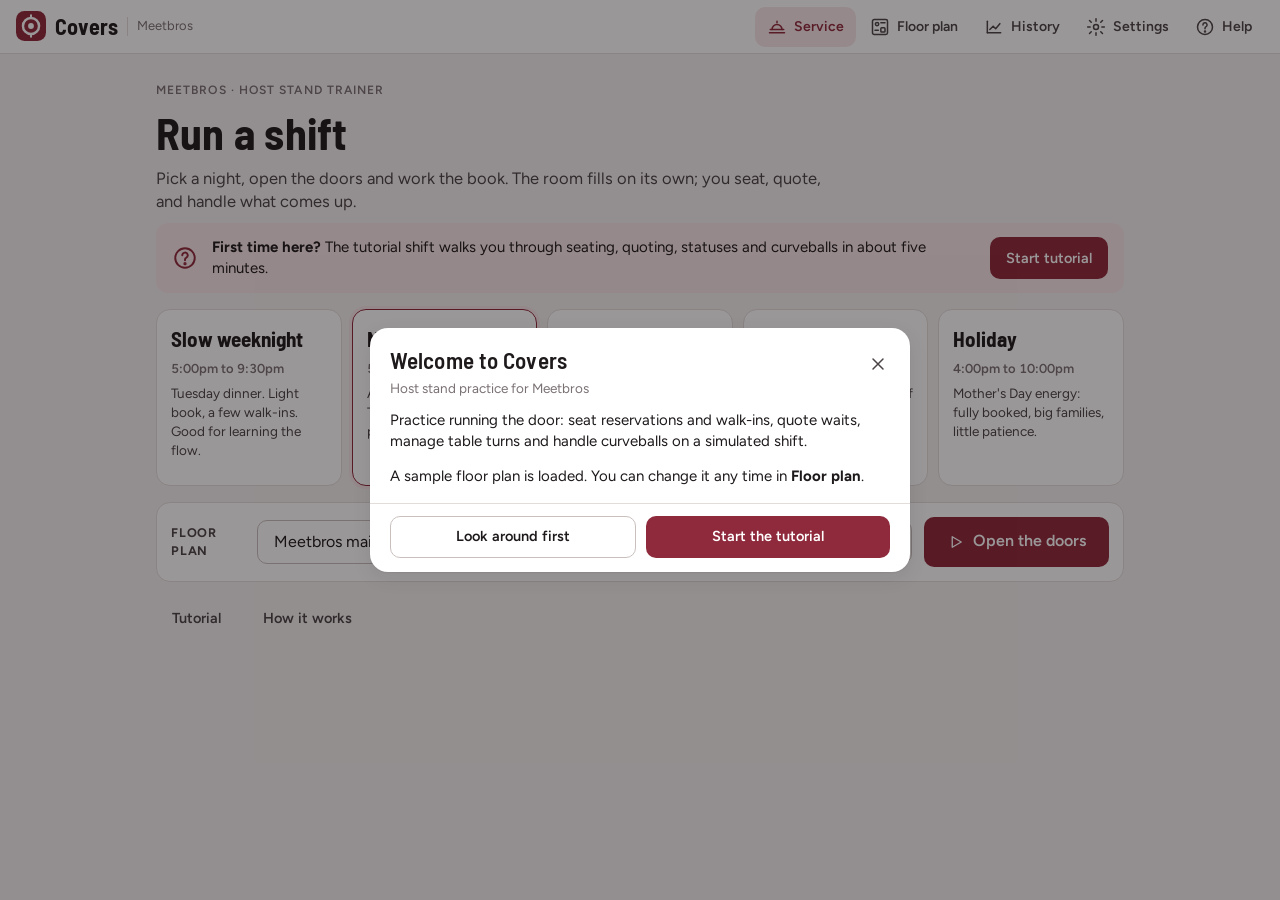
<file: index.html>
<!doctype html>
<html lang="en">
<head>
<meta charset="utf-8">
<meta name="viewport" content="width=device-width, initial-scale=1, viewport-fit=cover">
<title>Covers Host Trainer</title>
<meta name="description" content="Practice running a restaurant host stand: floor plans, reservations, waitlist and simulated shifts.">
<meta name="apple-mobile-web-app-capable" content="yes">
<meta name="mobile-web-app-capable" content="yes">
<meta name="apple-mobile-web-app-title" content="Covers">
<meta name="apple-mobile-web-app-status-bar-style" content="default">
<meta name="theme-color" content="#8E2A3B">
<link rel="preconnect" href="https://fonts.googleapis.com"><link rel="preconnect" href="https://fonts.gstatic.com" crossorigin><link rel="stylesheet" href="https://fonts.googleapis.com/css2?family=Barlow+Semi+Condensed:wght@500;600;700&family=Figtree:wght@400;500;600;700;800&display=swap">
<style>
html { padding-top: env(safe-area-inset-top, 0px); padding-bottom: env(safe-area-inset-bottom, 0px); }
/* Layout: app shell = header + full-height workspace; floor plan left, guest panel right (stacked on phones). */
:root {
  --bg: #F3F1F0; --surface: #FFFFFF; --surface-2: #F1EEEC; --ink: #1E1A1B; --ink-2: #4B4446; --muted: #7A7173;
  --line: #E2DCDA; --line-strong: #C9C0BE;
  --accent: #8E2A3B; --accent-ink: #FFFFFF; --accent-soft: #F6E6E8;
  --good: #23824A; --good-soft: #E1F2E7; --warn: #A86400; --warn-soft: #FBEFD9; --bad: #B4232F; --bad-soft: #FBE3E4;
  --floor: #FAF8F6; --floor-grid: #EFEBE8; --t-free: #FFFFFF; --t-stroke: #A99E9B; --chair: #DCD5D2; --chair-on: #5C5355; --bench: #CFC6C3;
  --wall: #5B5254; --block: #ECE7E4; --zone: rgba(120, 110, 100, .05);
  --st-reserved: #7B5BD6; --st-seated: #3A6FD8; --st-ordered: #0F9DAE; --st-mains: #3E9B3A; --st-dessert: #C24F9A;
  --st-check: #E58A1F; --st-paid: #5E6E86; --st-clearing: #CC3B3B; --st-ink: #FFFFFF; --st-ink-dark: #2A1A05;
  --shadow: 0 1px 2px rgba(30, 20, 20, .06), 0 6px 20px rgba(30, 20, 20, .08);
  --f-display: "Barlow Semi Condensed", "Arial Narrow", "Roboto Condensed", system-ui, sans-serif;
  --f-body: "Figtree", system-ui, -apple-system, "Segoe UI", Roboto, sans-serif;
  --r: 12px;
}
@media (prefers-color-scheme: dark) {
  :root:not([data-theme="light"]) {
    --bg: #141213; --surface: #1E1B1C; --surface-2: #272324; --ink: #F1ECEA; --ink-2: #C9C1BF; --muted: #968D8B;
    --line: #342F30; --line-strong: #4A4344; --accent: #E37C8E; --accent-ink: #2A0B11; --accent-soft: #3A2026;
    --good: #5CC685; --good-soft: #193526; --warn: #F0B04A; --warn-soft: #3A2C14; --bad: #F2737C; --bad-soft: #3D1E21;
    --floor: #1A1718; --floor-grid: #221E1F; --t-free: #2A2627; --t-stroke: #6A6162; --chair: #3C3637; --chair-on: #D9D0CE; --bench: #3A3435;
    --wall: #8B8183; --block: #262223; --zone: rgba(255, 245, 240, .03);
    --st-reserved: #8F74E8; --st-seated: #4F86EA; --st-ordered: #1DB2C2; --st-mains: #4FB04A; --st-dessert: #D865AE;
    --st-check: #F09A35; --st-paid: #8796AE; --st-clearing: #E05252;
    --shadow: 0 1px 2px rgba(0, 0, 0, .3), 0 8px 24px rgba(0, 0, 0, .35);
    color-scheme: dark;
  }
}
:root[data-theme="dark"] {
  --bg: #141213; --surface: #1E1B1C; --surface-2: #272324; --ink: #F1ECEA; --ink-2: #C9C1BF; --muted: #968D8B;
  --line: #342F30; --line-strong: #4A4344; --accent: #E37C8E; --accent-ink: #2A0B11; --accent-soft: #3A2026;
  --good: #5CC685; --good-soft: #193526; --warn: #F0B04A; --warn-soft: #3A2C14; --bad: #F2737C; --bad-soft: #3D1E21;
  --floor: #1A1718; --floor-grid: #221E1F; --t-free: #2A2627; --t-stroke: #6A6162; --chair: #3C3637; --chair-on: #D9D0CE; --bench: #3A3435;
  --wall: #8B8183; --block: #262223; --zone: rgba(255, 245, 240, .03);
  --st-reserved: #8F74E8; --st-seated: #4F86EA; --st-ordered: #1DB2C2; --st-mains: #4FB04A; --st-dessert: #D865AE;
  --st-check: #F09A35; --st-paid: #8796AE; --st-clearing: #E05252;
  --shadow: 0 1px 2px rgba(0, 0, 0, .3), 0 8px 24px rgba(0, 0, 0, .35);
  color-scheme: dark;
}

* { box-sizing: border-box; }
html, body { height: 100%; }
body { margin: 0; background: var(--bg); color: var(--ink); font: 15px/1.4 var(--f-body); overflow: hidden; -webkit-tap-highlight-color: transparent; -webkit-text-size-adjust: 100%; }
button, input, select, textarea { font: inherit; color: inherit; }
button { cursor: pointer; }
:focus-visible { outline: 2px solid var(--accent); outline-offset: 2px; }
[hidden] { display: none !important; }
.ic { width: 20px; height: 20px; flex: none; vertical-align: middle; }
.muted { color: var(--muted); }
.small { font-size: 12.5px; }
.center { text-align: center; justify-content: center; }
.mono { font-family: ui-monospace, Menlo, Consolas, monospace; font-size: 12px; }
.ok-t { color: var(--good); } .bad-t { color: var(--bad); }
h1, h2, h3 { font-family: var(--f-display); text-wrap: balance; margin: 0; letter-spacing: .005em; }
h1 { font-size: 34px; font-weight: 700; line-height: 1.1; }
h2 { font-size: 20px; font-weight: 600; }
h3 { font-size: 18px; font-weight: 600; }
.eyebrow { font-size: 12px; text-transform: uppercase; letter-spacing: .09em; color: var(--muted); font-weight: 600; }
.lede { color: var(--ink-2); font-size: 16.5px; max-width: 62ch; }

/* ----- shell ----- */
#app { display: flex; flex-direction: column; height: 100%; }
.top { flex: none; display: flex; align-items: center; gap: 12px; height: 54px; background: var(--surface); border-bottom: 1px solid var(--line);
  padding-left: max(16px, env(safe-area-inset-left, 0px)); padding-right: max(16px, env(safe-area-inset-right, 0px)); }
.brand { display: flex; align-items: center; gap: 9px; min-width: 0; }
.brand svg { width: 30px; height: 30px; flex: none; }
.brand b { font-family: var(--f-display); font-size: 22px; font-weight: 700; letter-spacing: .01em; }
.brand .venue { color: var(--muted); font-size: 13px; padding-left: 9px; border-left: 1px solid var(--line); white-space: nowrap; overflow: hidden; text-overflow: ellipsis; }
.nav { margin-left: auto; display: flex; gap: 2px; }
.nav button { display: flex; align-items: center; gap: 7px; height: 40px; padding: 0 12px; border: 0; border-radius: 10px; background: transparent; color: var(--ink-2); font-weight: 600; font-size: 14px; }
.nav button.on { background: var(--accent-soft); color: var(--accent); }
#views { flex: 1; min-height: 0; position: relative; }
.view { position: absolute; inset: 0; overflow: auto; -webkit-overflow-scrolling: touch; }
#v-service, #v-editor { overflow: hidden; }
#v-service:has(.page) { overflow: auto; }
.page { max-width: 1000px; margin: 0 auto; padding-block: 28px 64px; padding-left: max(16px, env(safe-area-inset-left, 0px)); padding-right: max(16px, env(safe-area-inset-right, 0px)); display: flex; flex-direction: column; gap: 16px; }
.page > h2 { margin-top: 12px; }

/* ----- buttons & controls ----- */
.btn { display: inline-flex; align-items: center; justify-content: center; gap: 7px; min-height: 42px; padding: 0 15px; border-radius: 10px; border: 1px solid var(--line-strong); background: var(--surface); font-weight: 600; font-size: 14.5px; white-space: nowrap; transition: background .12s, transform .06s; }
.btn:active { transform: scale(.98); }
.btn:disabled { opacity: .5; cursor: default; }
.btn.primary { background: var(--accent); color: var(--accent-ink); border-color: transparent; }
.btn.danger { color: var(--bad); border-color: color-mix(in srgb, var(--bad) 45%, var(--line)); }
.btn.ghost { background: transparent; border-color: transparent; color: var(--ink-2); }
.btn.on { background: var(--accent-soft); border-color: var(--accent); color: var(--accent); }
.btn.sm { min-height: 36px; padding: 0 11px; font-size: 13.5px; }
.btn.lg { min-height: 50px; padding: 0 22px; font-size: 16px; }
.btn.wide { flex: 1; }
.btn .ic { width: 18px; height: 18px; }
.icon-btn { display: inline-grid; place-items: center; width: 40px; height: 40px; border-radius: 10px; border: 0; background: transparent; color: var(--ink-2); flex: none; }
.icon-btn:active { background: var(--surface-2); }
.link { border: 0; background: none; color: var(--accent); font-weight: 600; padding: 4px; }
.seg { display: inline-flex; background: var(--surface-2); border-radius: 11px; padding: 3px; gap: 2px; }
.seg.wrap { flex-wrap: wrap; }
.seg button { min-height: 36px; min-width: 40px; padding: 0 10px; border: 0; border-radius: 8px; background: transparent; font-weight: 600; font-size: 13.5px; color: var(--ink-2); display: inline-grid; place-items: center; }
.seg button.on { background: var(--surface); color: var(--ink); box-shadow: 0 1px 3px rgba(0, 0, 0, .12); }
.seg.speed button { font-family: var(--f-display); font-size: 15px; min-width: 42px; }
.seg.speed button.on { background: var(--accent); color: var(--accent-ink); }
.seg.sm button { min-height: 30px; font-size: 12.5px; }
.chip { display: inline-flex; align-items: center; gap: 6px; min-height: 36px; padding: 0 12px; border-radius: 999px; border: 1px solid var(--line-strong); background: var(--surface); font-weight: 600; font-size: 14px; }
.chip small { color: var(--muted); font-weight: 500; }
.chip.on { background: var(--accent); color: var(--accent-ink); border-color: transparent; }
.chip.lg { min-height: 44px; min-width: 52px; justify-content: center; font-family: var(--f-display); font-size: 17px; }
.chip.warnish { border-style: dashed; }
.dot { width: 10px; height: 10px; border-radius: 50%; display: inline-block; flex: none; }
.pill { display: inline-flex; align-items: center; gap: 4px; padding: 2px 8px; border-radius: 999px; font-size: 12px; font-weight: 700; background: var(--surface-2); color: var(--ink-2); white-space: nowrap; font-variant-numeric: tabular-nums; }
.pill.ok { background: var(--good-soft); color: var(--good); } .pill.warn { background: var(--warn-soft); color: var(--warn); } .pill.bad { background: var(--bad-soft); color: var(--bad); }
.pill .ic { width: 14px; height: 14px; }
.field { display: flex; flex-direction: column; gap: 6px; }
.field > label, .field > span { font-size: 12.5px; font-weight: 700; color: var(--ink-2); text-transform: uppercase; letter-spacing: .06em; }
.field.inline { flex-direction: row; align-items: center; gap: 10px; }
.field.grow { flex: 1; min-width: 0; }
input[type=text], select, textarea { width: 100%; min-height: 44px; padding: 8px 12px; border: 1px solid var(--line-strong); border-radius: 10px; background: var(--surface); font-size: 16px; }
select { appearance: auto; }
textarea { resize: vertical; }
.stepper { display: inline-flex; align-items: center; border: 1px solid var(--line-strong); border-radius: 10px; background: var(--surface); overflow: hidden; }
.stepper button { width: 44px; height: 42px; border: 0; background: transparent; display: grid; place-items: center; color: var(--ink-2); }
.stepper button:active { background: var(--surface-2); }
.stepper output { min-width: 46px; text-align: center; font-family: var(--f-display); font-size: 19px; font-weight: 600; font-variant-numeric: tabular-nums; }
.stepper output small { font-size: 11px; color: var(--muted); margin-left: 2px; font-family: var(--f-body); }
.stepper.sm button { width: 34px; height: 34px; } .stepper.sm output { min-width: 30px; font-size: 16px; }
.toggle { display: inline-flex; align-items: center; gap: 10px; cursor: pointer; font-weight: 500; }
.toggle input { position: absolute; opacity: 0; width: 1px; height: 1px; }
.toggle span { width: 46px; height: 28px; border-radius: 999px; background: var(--line-strong); position: relative; transition: background .15s; flex: none; }
.toggle span::after { content: ""; position: absolute; top: 3px; left: 3px; width: 22px; height: 22px; border-radius: 50%; background: var(--surface); box-shadow: 0 1px 3px rgba(0, 0, 0, .25); transition: transform .15s; }
.toggle input:checked + span { background: var(--accent); }
.toggle input:checked + span::after { transform: translateX(18px); }
.toggle input:focus-visible + span { outline: 2px solid var(--accent); outline-offset: 2px; }
.row-btns { display: flex; gap: 10px; flex-wrap: wrap; }
.two { display: grid; grid-template-columns: 1fr 1fr; gap: 12px; }
.empty { padding: 18px 16px; color: var(--muted); font-size: 14px; }
.empty.big { display: flex; flex-direction: column; align-items: flex-start; gap: 10px; padding: 28px 0; }
.empty.big .ic { width: 36px; height: 36px; }
.callout { display: flex; align-items: center; gap: 14px; padding: 14px 16px; border-radius: var(--r); background: var(--accent-soft); flex-wrap: wrap; }
.callout > div { flex: 1; min-width: 200px; }
.callout > .ic { color: var(--accent); width: 26px; height: 26px; }

/* status swatches (html) */
.sw, .stchip { display: inline-block; width: 14px; height: 14px; border-radius: 4px; vertical-align: -2px; flex: none; }
.stchip { width: 10px; height: 10px; border-radius: 3px; margin-right: 6px; vertical-align: 0; }
.st-available.sw, .st-available.stchip { background: var(--t-free); box-shadow: inset 0 0 0 1.5px var(--t-stroke); }
.st-reserved.sw, .st-reserved.stchip { background: var(--t-free); box-shadow: inset 0 0 0 3px var(--st-reserved); }
.st-seated.sw, .st-seated.stchip { background: var(--st-seated); }
.st-ordered.sw, .st-ordered.stchip { background: var(--st-ordered); }
.st-mains.sw, .st-mains.stchip { background: var(--st-mains); }
.st-dessert.sw, .st-dessert.stchip { background: var(--st-dessert); }
.st-check.sw, .st-check.stchip { background: var(--st-check); }
.st-paid.sw, .st-paid.stchip { background: var(--st-paid); }
.st-clearing.sw, .st-clearing.stchip { background: repeating-linear-gradient(45deg, var(--st-clearing) 0 3px, color-mix(in srgb, var(--st-clearing) 60%, #000) 3px 5px); }

/* ----- service layout ----- */
.svc { display: flex; flex-direction: column; height: 100%; }
.shiftbar { flex: none; display: flex; align-items: center; gap: 12px; padding: 8px 16px; padding-left: max(16px, env(safe-area-inset-left, 0px)); padding-right: max(16px, env(safe-area-inset-right, 0px)); background: var(--surface); border-bottom: 1px solid var(--line); min-height: 56px; }
.clock { display: flex; align-items: baseline; gap: 3px; font-family: var(--f-display); font-variant-numeric: tabular-nums; min-width: 70px; }
.clock #ck { font-size: 28px; font-weight: 700; line-height: 1; }
.clock .ap { font-size: 14px; color: var(--muted); font-weight: 600; }
.kpis { display: flex; gap: 14px; flex-wrap: wrap; font-size: 13px; color: var(--muted); }
.kpi b { color: var(--ink); font-family: var(--f-display); font-size: 17px; font-variant-numeric: tabular-nums; margin-right: 2px; }
.kpi.warn { color: var(--warn); display: inline-flex; gap: 4px; align-items: center; font-weight: 600; }
.kpi .ic { width: 16px; height: 16px; }
.sb-right { margin-left: auto; display: flex; align-items: center; gap: 10px; }
.shift-name { font-size: 13px; color: var(--muted); font-weight: 600; }
.svc-body { flex: 1; min-height: 0; display: grid; grid-template-columns: minmax(0, 1fr) 390px; }
.floor-wrap { position: relative; min-width: 0; min-height: 0; background: var(--floor); background-image: radial-gradient(var(--floor-grid) 1.2px, transparent 1.3px); background-size: 22px 22px; overflow: hidden; }
svg.floor { position: absolute; inset: 0; width: 100%; height: 100%; display: block; touch-action: none; user-select: none; -webkit-user-select: none; }
.floor-tools { position: absolute; right: max(10px, env(safe-area-inset-right, 0px)); bottom: 10px; display: flex; flex-direction: column; gap: 4px; background: var(--surface); border-radius: 12px; box-shadow: var(--shadow); padding: 3px; }
.floor-mode { position: absolute; left: max(10px, env(safe-area-inset-left, 0px)); bottom: 10px; box-shadow: var(--shadow); background: var(--surface); border-radius: 11px; }
.panel { display: flex; flex-direction: column; min-height: 0; min-width: 0; background: var(--surface); border-left: 1px solid var(--line); }
.panel-handle { display: none; }
.secstrip { flex: none; display: flex; gap: 6px; padding: 10px 12px 8px; overflow-x: auto; scrollbar-width: none; }
.secstrip::-webkit-scrollbar { display: none; }
.secchip { display: flex; align-items: center; gap: 6px; padding: 5px 10px; border-radius: 999px; background: var(--surface-2); font-size: 13px; white-space: nowrap; flex: none; }
.secchip .sv { font-weight: 600; }
.secchip .cv { color: var(--muted); font-variant-numeric: tabular-nums; }
.secchip .cv b { color: var(--ink); font-family: var(--f-display); font-size: 15px; }
.secchip.onbreak { opacity: .65; }
.secchip .ic { width: 15px; height: 15px; color: var(--warn); }
.tabs { flex: none; display: flex; border-bottom: 1px solid var(--line); padding: 0 6px; }
.tabs button { flex: 1; display: flex; align-items: center; justify-content: center; gap: 6px; min-height: 46px; border: 0; background: none; font-weight: 700; font-size: 14px; color: var(--muted); border-bottom: 3px solid transparent; margin-bottom: -1px; padding: 0 4px; position: relative; }
.tabs button.on { color: var(--ink); border-bottom-color: var(--accent); }
.tabs .cnt { font-family: var(--f-display); font-size: 14px; background: var(--surface-2); border-radius: 999px; padding: 0 7px; color: var(--ink-2); font-variant-numeric: tabular-nums; }
.tabs .badge { position: absolute; top: 3px; right: 4px; font-size: 10.5px; background: var(--accent); color: var(--accent-ink); border-radius: 999px; padding: 0 6px; line-height: 17px; }
.plist { flex: 1; min-height: 0; overflow-y: auto; -webkit-overflow-scrolling: touch; overscroll-behavior: contain; padding-bottom: 8px; }
.ghead { display: flex; align-items: center; gap: 6px; width: 100%; padding: 12px 14px 6px; font-size: 11.5px; text-transform: uppercase; letter-spacing: .08em; font-weight: 700; color: var(--muted); border: 0; background: none; text-align: left; }
.ghead.tgl { min-height: 40px; }
.ghead .ic { width: 16px; height: 16px; }
.prow { display: grid; grid-template-columns: 26px 46px minmax(0, 1fr) auto auto 36px; align-items: center; gap: 6px; min-height: 58px; padding: 6px 4px 6px 4px; border-bottom: 1px solid var(--line); cursor: pointer; user-select: none; -webkit-user-select: none; }
.prow:active { background: var(--surface-2); }
.prow.selected { background: var(--accent-soft); box-shadow: inset 4px 0 0 var(--accent); }
.prow.is-done { opacity: .62; }
.grip { display: grid; place-items: center; height: 44px; color: var(--muted); touch-action: none; cursor: grab; }
.grip .ic { width: 18px; height: 18px; }
.ptime { font-family: var(--f-display); font-weight: 600; font-size: 15px; font-variant-numeric: tabular-nums; color: var(--ink-2); }
.is-here .ptime { color: var(--accent); }
.pmain { min-width: 0; }
.pname { font-weight: 650; font-size: 15px; white-space: nowrap; overflow: hidden; text-overflow: ellipsis; display: flex; align-items: center; gap: 4px; }
.psub { font-size: 12.5px; color: var(--muted); white-space: nowrap; overflow: hidden; text-overflow: ellipsis; display: flex; align-items: center; gap: 6px; }
.psize { width: 32px; height: 32px; border-radius: 50%; display: grid; place-items: center; background: var(--surface-2); font-family: var(--f-display); font-weight: 700; font-size: 17px; }
.pright { display: flex; justify-content: flex-end; }
.pmore { width: 36px; height: 40px; }
.tag { display: inline-grid; color: var(--accent); }
.tag .ic { width: 14px; height: 14px; }
.tag-allergy { color: var(--good); } .tag-vip { color: var(--warn); }
.qbar { position: relative; width: 64px; height: 6px; border-radius: 3px; background: var(--surface-2); flex: none; overflow: visible; }
.qbar > span { position: absolute; left: 0; top: 0; bottom: 0; background: var(--good); border-radius: 3px; }
.qbar.over > span { background: var(--bad); }
.qbar > i { position: absolute; top: -3px; bottom: -3px; width: 2px; background: var(--ink-2); }
.qtxt { overflow: hidden; text-overflow: ellipsis; }
.panel-foot { flex: none; display: flex; gap: 8px; padding: 10px 12px; border-top: 1px solid var(--line); }
.panel-foot .btn { flex: 1; }

/* selection bar + coach */
#selbar, #ed-mode { position: absolute; left: 10px; right: 10px; top: 10px; z-index: 5; pointer-events: none; }
#coach { flex: none; }
#coach:not(:empty) { padding: 8px max(10px, env(safe-area-inset-right, 0px)) 8px max(10px, env(safe-area-inset-left, 0px)); background: var(--surface-2); border-bottom: 1px solid var(--line); }
.selbar, .coach { pointer-events: auto; background: var(--surface); border-radius: 14px; box-shadow: var(--shadow); padding: 10px 12px; display: flex; flex-wrap: wrap; gap: 8px 12px; align-items: center; border: 1px solid var(--line); }
.sb-text { display: flex; gap: 10px; align-items: center; flex: 1 1 260px; min-width: 0; }
.sb-text .ic { color: var(--accent); width: 24px; height: 24px; }
.sb-text b { font-size: 15.5px; }
.sb-text .muted { font-size: 13.5px; }
.sb-sugg { display: flex; gap: 6px; align-items: center; flex-wrap: wrap; flex: 1 1 auto; }
.sb-btns { display: flex; gap: 6px; margin-left: auto; flex-wrap: wrap; }
.coach { flex-direction: row; align-items: center; border-color: var(--accent); box-shadow: none; padding: 8px 12px; }
.coach p { margin: 0; font-size: 15px; flex: 1 1 260px; }
.coach .btn { margin-left: auto; }
.coach-top { display: flex; justify-content: space-between; align-items: center; flex-basis: 100%; }

/* ----- floor svg ----- */
.tb { cursor: pointer; }
.tb .body { fill: var(--t-free); stroke: var(--t-stroke); stroke-width: 1.5; transition: fill .3s; }
.tb .bench { fill: var(--bench); }
.tb .chair { fill: var(--chair); }
.tb .chair.on { fill: var(--chair-on); }
.tb .secdot { stroke: var(--surface); stroke-width: 1.5; }
.tb text { text-anchor: middle; dominant-baseline: middle; fill: var(--ink); font-family: var(--f-display); pointer-events: none; font-variant-numeric: tabular-nums; }
.tb .tn { font-weight: 700; }
.tb .tp { font-weight: 600; font-family: var(--f-body); }
.tb .tl { font-weight: 500; }
.tb .tc { fill: var(--muted); font-weight: 500; }
.tb .over { font-weight: 800; text-decoration: underline; }
.tb.st-reserved .body { stroke: var(--st-reserved); stroke-width: 4; }
.tb.st-reserved .tl { fill: var(--st-reserved); font-weight: 700; }
.tb.st-seated .body { fill: var(--st-seated); stroke: none; }
.tb.st-ordered .body { fill: var(--st-ordered); stroke: none; }
.tb.st-mains .body { fill: var(--st-mains); stroke: none; }
.tb.st-dessert .body { fill: var(--st-dessert); stroke: none; }
.tb.st-check .body { fill: var(--st-check); stroke: none; }
.tb.st-paid .body { fill: var(--st-paid); stroke: none; }
.tb.st-clearing .body { fill: url(#hatch); stroke: var(--st-clearing); stroke-width: 2; }
.tb.st-seated text, .tb.st-ordered text, .tb.st-mains text, .tb.st-dessert text, .tb.st-paid text, .tb.st-clearing text { fill: var(--st-ink); }
.tb.st-check text { fill: var(--st-ink-dark); }
.tb.secmode .body { stroke: var(--surface); stroke-width: 2; }
.tb.secmode text { fill: #fff; }
.pref-star path { fill: var(--warn); stroke: var(--surface); stroke-width: 2; }
.tb.sel-good .body { stroke: var(--good); stroke-width: 5; stroke-dasharray: none; }
.tb.sel-good { animation: pulse 1.4s ease-in-out infinite; }
.tb.sel-warn .body { stroke: var(--warn); stroke-width: 4; stroke-dasharray: 7 5; }
.tb.sel-no { opacity: .33; }
.tb.sel-picked .body { stroke: var(--accent); stroke-width: 6; stroke-dasharray: none; }
.tb.sel-self .body { stroke: var(--ink); stroke-width: 3; stroke-dasharray: 3 3; }
.tb.drop .body { stroke: var(--accent); stroke-width: 7; }
@keyframes pulse { 50% { opacity: .72; } }
@media (prefers-reduced-motion: reduce) { .tb.sel-good { animation: none; } .sheet.enter { animation: none !important; } .toast { transition: none; } }
.decor-it .wall { fill: var(--wall); }
.decor-it .block { fill: var(--block); stroke: var(--line-strong); stroke-width: 1; }
.decor-it .zone { fill: var(--zone); stroke: var(--line-strong); stroke-width: 1.5; stroke-dasharray: 9 7; }
.decor-it .lbl-hit { fill: transparent; }
.decor-it .dtext { text-anchor: middle; dominant-baseline: middle; fill: var(--muted); font-family: var(--f-display); font-weight: 600; letter-spacing: .12em; text-transform: uppercase; pointer-events: none; }
.floor:not(.editing) .decor { pointer-events: none; }
.editing .tb .body { stroke: rgba(0, 0, 0, .18); stroke-width: 1; fill-opacity: .92; }
.editing .tb text { fill: #fff; }
.editing .tb .tc { fill: rgba(255, 255, 255, .85); }
.editing .tb.sel .body { stroke: var(--ink); stroke-width: 3; }
.editing .tb.in-combo .body { stroke: var(--accent); stroke-width: 2; stroke-dasharray: 4 3; }
.editing .tb.sel-picked .body { stroke: var(--accent); stroke-width: 6; stroke-dasharray: none; }
.editing .decor-it { cursor: move; }
.editing .decor-it.sel rect { stroke: var(--accent); stroke-width: 2.5; stroke-dasharray: none; }
.handles line { stroke: var(--accent); }
.handles circle { fill: var(--surface); stroke: var(--accent); cursor: grab; }
.handles .h-rotate { fill: var(--accent); }

/* ----- sheets, dialogs, messages, toasts ----- */
#sheet-layer, #confirm-layer, #msg-layer { position: fixed; inset: 0; z-index: 30; display: flex; align-items: center; justify-content: center; padding: 16px; }
#confirm-layer { z-index: 40; }
#msg-layer { z-index: 25; pointer-events: none; }
.scrim { position: absolute; inset: 0; background: rgba(15, 8, 10, .42); }
.scrim.soft { background: rgba(15, 8, 10, .22); pointer-events: auto; }
.sheet { position: relative; width: min(540px, 100%); max-height: min(86vh, 860px); background: var(--surface); border-radius: 18px; box-shadow: var(--shadow); display: flex; flex-direction: column; overflow: hidden; }
.sheet.wide { width: min(1000px, 100%); }
.sheet.wide .page { padding-block: 20px 24px; overflow-y: auto; min-height: 0; }
.sheet.enter { animation: rise .18s ease-out; }
@keyframes rise { from { transform: translateY(14px); opacity: 0; } }
.sheet-head { display: flex; align-items: flex-start; justify-content: space-between; gap: 10px; padding: 16px 12px 8px 20px; }
.sheet-head h2 { font-size: 23px; }
.sheet-head .sub { color: var(--muted); font-size: 13.5px; margin-top: 2px; }
.sheet-body { padding: 4px 20px 16px; overflow-y: auto; display: flex; flex-direction: column; gap: 14px; -webkit-overflow-scrolling: touch; }
.sheet-body > p { margin: 0; }
.sheet-foot { display: flex; gap: 10px; padding: 12px 20px; padding-bottom: max(14px, env(safe-area-inset-bottom, 0px)); border-top: 1px solid var(--line); justify-content: flex-end; }
.sheet-foot.wrap { flex-wrap: wrap; }
.sheet-foot .btn { flex: 1 1 auto; }
.dialog { position: relative; width: min(420px, 100%); background: var(--surface); border-radius: 16px; box-shadow: var(--shadow); padding: 20px; display: flex; flex-direction: column; gap: 12px; }
.dialog p { margin: 0; color: var(--ink-2); }
.dialog .row-btns { justify-content: flex-end; }
.msg { position: relative; pointer-events: auto; width: min(460px, 100%); background: var(--surface); border-radius: 16px; box-shadow: var(--shadow); padding: 16px 18px; border-top: 5px solid var(--warn); display: flex; flex-direction: column; gap: 8px; animation: rise .2s ease-out; }
.msg h3 { font-size: 21px; }
.msg p { margin: 0; color: var(--ink-2); }
.msg-top { display: flex; align-items: center; gap: 8px; }
.msg-ic { width: 30px; height: 30px; border-radius: 50%; background: var(--warn-soft); color: var(--warn); display: grid; place-items: center; }
.msg-ic .ic { width: 18px; height: 18px; }
.msg-kicker { font-size: 12px; color: var(--muted); font-weight: 600; text-transform: uppercase; letter-spacing: .07em; }
.msg-opts { display: flex; flex-direction: column; gap: 8px; margin-top: 6px; }
.msg-opts .btn { justify-content: flex-start; text-align: left; white-space: normal; padding: 10px 14px; }
#toasts { position: fixed; left: max(16px, env(safe-area-inset-left, 0px)); bottom: calc(66px + env(safe-area-inset-bottom, 0px)); z-index: 50; display: flex; flex-direction: column; gap: 6px; width: min(400px, calc(100% - 32px)); pointer-events: none; }
@media (max-width: 899px) { #toasts { bottom: auto; top: calc(5px + env(safe-area-inset-top, 0px)); left: 50%; transform: translateX(-50%); } .toast { padding: 8px 12px; font-size: 13.5px; } }
.toast { background: var(--ink); color: var(--surface); padding: 10px 14px; border-radius: 12px; font-size: 14px; box-shadow: var(--shadow); transition: opacity .3s, transform .3s; pointer-events: none; border-left: 5px solid var(--muted); }
.toast.t-good { border-left-color: var(--good); } .toast.t-warn { border-left-color: var(--warn); } .toast.t-bad { border-left-color: var(--bad); }
.toast.has-act { cursor: pointer; pointer-events: auto; }
.toast.out { opacity: 0; transform: translateY(6px); }
#drag-ghost { position: fixed; left: 0; top: 0; z-index: 60; pointer-events: none; background: var(--accent); color: var(--accent-ink); padding: 8px 14px; border-radius: 999px; font-weight: 700; box-shadow: var(--shadow); white-space: nowrap; }

/* sheet content */
.pcard { display: flex; flex-direction: column; gap: 4px; padding: 12px 14px; background: var(--surface-2); border-radius: var(--r); }
.pc-name { font-weight: 700; font-size: 17px; display: flex; gap: 6px; align-items: center; }
.pc-meta { font-size: 14px; color: var(--ink-2); }
.note { font-size: 13.5px; background: var(--warn-soft); color: var(--ink); padding: 6px 10px; border-radius: 8px; margin-top: 4px; }
.stgrid { display: grid; grid-template-columns: repeat(auto-fill, minmax(140px, 1fr)); gap: 6px; }
.stbtn { display: flex; align-items: center; min-height: 44px; padding: 0 12px; border-radius: 10px; border: 1px solid var(--line-strong); background: var(--surface); font-weight: 600; font-size: 14px; text-align: left; }
.stbtn.on { border-color: var(--ink); box-shadow: inset 0 0 0 1.5px var(--ink); }
.actgrid { display: grid; grid-template-columns: repeat(auto-fill, minmax(160px, 1fr)); gap: 8px; }
.pick { display: flex; flex-direction: column; align-items: flex-start; gap: 2px; width: 100%; padding: 11px 14px; border: 1px solid var(--line); border-radius: 10px; background: var(--surface); text-align: left; }
.pick span { color: var(--muted); font-size: 13.5px; }
.pick + .pick { margin-top: -6px; }
.quickrow, .quotes { display: flex; gap: 8px; flex-wrap: wrap; }
.hold { display: flex; gap: 8px; align-items: center; padding: 10px 12px; border-radius: 10px; background: color-mix(in srgb, var(--st-reserved) 14%, var(--surface)); font-size: 14px; }
.hold .ic { color: var(--st-reserved); }
.hint { display: flex; gap: 8px; align-items: flex-start; font-size: 14px; color: var(--ink-2); background: var(--surface-2); padding: 10px 12px; border-radius: 10px; }
.warns { list-style: none; margin: 0; padding: 0; display: flex; flex-direction: column; gap: 8px; }
.warns li { display: flex; gap: 10px; padding: 10px 12px; border-radius: 10px; background: var(--warn-soft); }
.warns li .ic { color: var(--warn); margin-top: 1px; }
.warns li div { display: flex; flex-direction: column; gap: 2px; font-size: 14px; }
.alt { display: flex; gap: 6px; align-items: center; flex-wrap: wrap; }
.tagrow { display: flex; gap: 6px; flex-wrap: wrap; }
.tagpill { display: inline-flex; align-items: center; gap: 5px; padding: 4px 10px; border-radius: 999px; background: var(--surface-2); font-size: 13px; font-weight: 600; border: 1px solid transparent; }
.tagpill .ic { width: 15px; height: 15px; }
button.tagpill { min-height: 36px; }
.tagpill.on { background: var(--accent-soft); border-color: var(--accent); color: var(--accent); }
.legend { display: grid; grid-template-columns: repeat(auto-fill, minmax(260px, 1fr)); gap: 8px 16px; }
.lg { display: grid; grid-template-columns: 18px auto; column-gap: 8px; align-items: center; }
.lg span:last-child { grid-column: 2; color: var(--muted); font-size: 13px; }

/* ----- start screen ----- */
.start-hero { display: flex; flex-direction: column; gap: 10px; }
.start-hero h1 { font-size: 44px; }
.start-hero .lede { margin: 0; }
.shift-grid { display: grid; grid-template-columns: repeat(auto-fill, minmax(178px, 1fr)); gap: 10px; }
.shift-card { display: flex; flex-direction: column; gap: 6px; padding: 14px; border-radius: 14px; border: 1.5px solid var(--line); background: var(--surface); text-align: left; min-height: 150px; }
.shift-card.on { border-color: var(--accent); box-shadow: 0 0 0 3px var(--accent-soft); }
.sc-name { font-family: var(--f-display); font-size: 21px; font-weight: 700; }
.sc-time { font-size: 13px; color: var(--muted); font-weight: 600; font-variant-numeric: tabular-nums; }
.sc-blurb { font-size: 13.5px; color: var(--ink-2); flex: 1; }
.sc-meter { height: 5px; border-radius: 3px; background: var(--surface-2); overflow: hidden; }
.sc-meter i { display: block; height: 100%; background: var(--accent); border-radius: 3px; }
.start-row { display: flex; gap: 12px; align-items: center; flex-wrap: wrap; justify-content: space-between; padding: 14px; background: var(--surface); border-radius: 14px; border: 1px solid var(--line); }
.start-row .field { flex: 1 1 260px; }
.start-row select { min-width: 0; }
.start-foot { display: flex; gap: 10px; flex-wrap: wrap; align-items: center; }
.last-card { display: flex; align-items: center; gap: 10px; padding: 8px 14px; border-radius: 12px; border: 1px solid var(--line); background: var(--surface); font-size: 13.5px; color: var(--ink-2); text-align: left; flex-wrap: wrap; }

/* ----- report ----- */
.rep-head { display: flex; gap: 20px; align-items: center; flex-wrap: wrap; }
.rep-title { flex: 1; min-width: 240px; display: flex; flex-direction: column; gap: 6px; }
.rep-title .lede { margin: 0; }
.grade-block { width: 120px; height: 120px; border-radius: 22px; display: flex; flex-direction: column; align-items: center; justify-content: center; color: #fff; flex: none; }
.grade-l { font-family: var(--f-display); font-size: 64px; font-weight: 700; line-height: 1; }
.grade-s { font-size: 14px; font-weight: 600; opacity: .9; font-variant-numeric: tabular-nums; }
.g-A { background: #23824A; } .g-B { background: #2F6FB3; } .g-C { background: #A86E00; } .g-D { background: #C2561D; } .g-F { background: #B4232F; }
b.grade, .grade { display: inline-grid; place-items: center; min-width: 40px; height: 34px; padding: 0 6px; border-radius: 9px; color: #fff; font-family: var(--f-display); font-size: 19px; }
.grade-block.grade { display: flex; }
.rep-cols { display: grid; grid-template-columns: minmax(0, 1.4fr) minmax(0, 1fr); gap: 28px; }
.rep-main, .rep-side { display: flex; flex-direction: column; gap: 12px; min-width: 0; }
.tips { margin: 0; padding: 0; list-style: none; counter-reset: t; display: flex; flex-direction: column; gap: 10px; }
.tips li { counter-increment: t; display: grid; grid-template-columns: 32px 1fr; gap: 10px; padding: 12px 14px; background: var(--surface); border-radius: var(--r); border: 1px solid var(--line); font-size: 15px; }
.tips li::before { content: counter(t); width: 28px; height: 28px; border-radius: 50%; background: var(--accent); color: var(--accent-ink); display: grid; place-items: center; font-family: var(--f-display); font-weight: 700; font-size: 16px; }
.scorecard { display: flex; flex-direction: column; background: var(--surface); border-radius: var(--r); border: 1px solid var(--line); }
.sc-row { display: flex; gap: 12px; padding: 12px 14px; border-bottom: 1px solid var(--line); }
.sc-row:last-child { border-bottom: 0; }
.sc-ic { color: var(--muted); padding-top: 2px; }
.sc-main { flex: 1; min-width: 0; display: flex; flex-direction: column; gap: 5px; }
.sc-top { display: flex; justify-content: space-between; }
.sc-val { font-family: var(--f-display); font-size: 19px; font-weight: 700; font-variant-numeric: tabular-nums; }
.sc-bar { height: 6px; background: var(--surface-2); border-radius: 3px; overflow: hidden; }
.sc-bar i { display: block; height: 100%; border-radius: 3px; }
.sc-bar i.ok { background: var(--good); } .sc-bar i.warn { background: var(--warn); } .sc-bar i.bad { background: var(--bad); }
.sc-detail { font-size: 13px; color: var(--muted); }
.nums { margin: 0; display: grid; grid-template-columns: 1fr 1fr; gap: 1px; background: var(--line); border-radius: var(--r); overflow: hidden; border: 1px solid var(--line); }
.nums div { background: var(--surface); padding: 10px 12px; }
.nums dt { font-size: 12px; color: var(--muted); }
.nums dd { margin: 2px 0 0; font-family: var(--f-display); font-size: 24px; font-weight: 700; font-variant-numeric: tabular-nums; }
.nums dd small { font-size: 13px; color: var(--muted); font-weight: 500; font-family: var(--f-body); }
.secbars { display: flex; flex-direction: column; gap: 8px; }
.secbar { display: grid; grid-template-columns: 90px 1fr 34px; gap: 8px; align-items: center; font-size: 13.5px; }
.sb-n { display: flex; gap: 6px; align-items: center; overflow: hidden; white-space: nowrap; }
.sb-track { height: 14px; background: var(--surface-2); border-radius: 4px; overflow: hidden; }
.sb-track i { display: block; height: 100%; border-radius: 0 4px 4px 0; }
.sb-v { text-align: right; font-family: var(--f-display); font-weight: 700; font-variant-numeric: tabular-nums; }
.cblist { list-style: none; margin: 0; padding: 0; display: flex; flex-direction: column; gap: 6px; }
.cblist li { display: flex; gap: 10px; align-items: flex-start; font-size: 14px; }
.cblist li > span:last-child { display: flex; flex-direction: column; }
.cblist small { color: var(--muted); }

/* ----- history ----- */
.hist-sum { display: grid; grid-template-columns: repeat(3, 1fr); gap: 10px; }
.hist-sum > div { background: var(--surface); border: 1px solid var(--line); border-radius: var(--r); padding: 12px 14px; display: flex; flex-direction: column; gap: 2px; }
.hist-sum b { font-family: var(--f-display); font-size: 28px; font-variant-numeric: tabular-nums; }
.hist-sum b small { font-size: 15px; color: var(--muted); }
.chart-card { background: var(--surface); border: 1px solid var(--line); border-radius: var(--r); padding: 14px; }
.chart-title { font-weight: 700; margin-bottom: 6px; display: flex; gap: 8px; align-items: baseline; }
.chart-wrap { overflow-x: auto; }
.chart { width: 100%; min-width: 320px; height: auto; display: block; }
.chart .grid { stroke: var(--line); stroke-width: 1; }
.chart .ax { fill: var(--muted); font-size: 11px; font-family: var(--f-body); }
.chart .line { fill: none; stroke: var(--accent); stroke-width: 2; stroke-linejoin: round; stroke-linecap: round; }
.chart .area { fill: var(--accent); opacity: .1; }
.chart .dot { fill: var(--accent); stroke: var(--surface); stroke-width: 2; }
.chart .hit { fill: transparent; cursor: pointer; }
.chart .pt:hover .dot, .chart .pt:focus .dot { r: 7; }
.chart .lbl { fill: var(--ink); font-size: 13px; font-weight: 700; font-family: var(--f-display); }
.hist-list { display: flex; flex-direction: column; background: var(--surface); border: 1px solid var(--line); border-radius: var(--r); overflow: hidden; }
.hist-row { display: grid; grid-template-columns: auto 1fr auto auto; gap: 14px; align-items: center; padding: 10px 14px; border: 0; border-bottom: 1px solid var(--line); background: none; text-align: left; }
.hist-row:last-child { border-bottom: 0; }
.hr-main { display: flex; flex-direction: column; min-width: 0; }
.hr-num { display: flex; flex-direction: column; align-items: flex-end; font-family: var(--f-display); font-size: 18px; font-variant-numeric: tabular-nums; }

/* ----- settings / help ----- */
.set-group { background: var(--surface); border: 1px solid var(--line); border-radius: var(--r); padding: 16px; display: flex; flex-direction: column; gap: 4px; }
.set-group > p { margin: 0 0 6px; }
.set-row { display: flex; align-items: center; justify-content: space-between; gap: 14px; padding: 10px 0; border-top: 1px solid var(--line); flex-wrap: wrap; }
.set-group h2 + .set-row, .set-group p + .set-row { border-top: 0; }
.set-l { display: flex; flex-direction: column; flex: 1 1 200px; }
.set-c input[type=text] { width: 220px; max-width: 100%; }
.help-grid { display: grid; grid-template-columns: repeat(auto-fill, minmax(280px, 1fr)); gap: 12px; }
.help-grid section { background: var(--surface); border: 1px solid var(--line); border-radius: var(--r); padding: 14px 16px; }
.help-grid p { font-size: 14.5px; color: var(--ink-2); margin: 8px 0 0; }
.help p, .help li { max-width: 70ch; }
.plain { margin: 0; padding-left: 18px; display: flex; flex-direction: column; gap: 6px; }

/* ----- editor ----- */
.ed-bar { gap: 8px; flex-wrap: nowrap; overflow-x: auto; }
.ed-bar .field.inline span { font-size: 12.5px; font-weight: 700; color: var(--muted); text-transform: uppercase; letter-spacing: .06em; }
.ed-bar select { min-height: 38px; font-size: 15px; min-width: 120px; }
.ed-bar .field.grow { min-width: 120px; }
.ed-sec, .props { padding: 4px 14px 16px; display: flex; flex-direction: column; gap: 12px; }
.ed-sec .ghead { padding-left: 0; }
.addgrid { display: grid; grid-template-columns: repeat(auto-fill, minmax(96px, 1fr)); gap: 8px; }
.addbtn { display: flex; flex-direction: column; align-items: center; gap: 6px; padding: 12px 6px; border-radius: 12px; border: 1px solid var(--line); background: var(--surface-2); font-size: 13px; font-weight: 600; }
.addbtn .ic { width: 26px; height: 26px; color: var(--ink-2); }
.props-head { display: flex; align-items: center; justify-content: space-between; padding-top: 10px; }
.secrow { display: grid; grid-template-columns: 40px minmax(0, 1fr) auto auto; gap: 4px 8px; align-items: center; padding: 8px 0; border-bottom: 1px solid var(--line); }
.secrow > .muted { grid-column: 2; grid-row: 2; }
.secrow > .icon-btn:nth-of-type(1) { grid-column: 3; grid-row: 1 / span 2; }
.secrow > .icon-btn:nth-of-type(2) { grid-column: 4; grid-row: 1 / span 2; }
.secrow input[type=color] { width: 40px; height: 40px; border: 1px solid var(--line-strong); border-radius: 10px; padding: 2px; background: var(--surface); grid-row: 1 / span 2; }
.secfields { display: grid; grid-template-columns: 1fr 1fr; gap: 6px; }
.secfields input { min-height: 38px; font-size: 15px; }
.combrow { display: flex; align-items: center; gap: 10px; padding: 8px 0; border-bottom: 1px solid var(--line); flex-wrap: wrap; }
.combrow b { flex: 1 1 100px; }
.cmb-steps { display: flex; align-items: center; gap: 6px; }

/* ----- responsive ----- */
.hide-sm { }
@media (max-width: 899px) {
  .svc-body { grid-template-columns: minmax(0, 1fr); grid-template-rows: minmax(0, 1fr) var(--ph, 46%); }
  .svc[data-panel="min"] { --ph: 104px; }
  .svc[data-panel="half"] { --ph: 46%; }
  .svc[data-panel="full"] { --ph: 80%; }
  .panel { border-left: 0; border-top: 1px solid var(--line); border-radius: 16px 16px 0 0; box-shadow: 0 -6px 18px rgba(0, 0, 0, .08); position: relative; z-index: 3; }
  .panel-handle { display: grid; place-items: center; flex: none; height: 20px; border: 0; background: none; width: 100%; }
  .panel-handle span { width: 44px; height: 5px; border-radius: 3px; background: var(--line-strong); }
  .svc[data-panel="min"] .secstrip, .svc[data-panel="min"] .panel-foot { display: none; }
  .svc[data-panel="min"] .plist { display: none; }
  .ed[data-panel="min"] .ed-panel .plist, .ed[data-panel="min"] .ed-panel .props { display: none; }
  .ed[data-panel="min"] .ed-panel .tabs { display: flex; }
  .floor-tools { flex-direction: row; }
  .floor-tools .icon-btn { width: 36px; height: 36px; }
  .rep-cols { grid-template-columns: 1fr; }
}
@media (max-width: 599px) {
  .hide-sm { display: none !important; }
  .nav button span { display: none; }
  .nav button { padding: 0 10px; }
  .brand .venue { display: none; }
  .shiftbar { gap: 8px; padding-top: 6px; padding-bottom: 6px; }
  .kpis { display: none; }
  .clock { min-width: 0; }
  .clock #ck { font-size: 24px; }
  .seg.speed button { min-width: 36px; padding: 0 6px; }
  #sheet-layer { align-items: flex-end; padding: 0; }
  .sheet { width: 100%; max-height: 90%; border-radius: 18px 18px 0 0; }
  .sheet.wide { max-height: 94%; }
  .start-hero h1 { font-size: 36px; }
  .hist-sum { grid-template-columns: 1fr 1fr 1fr; }
  .hist-sum b { font-size: 22px; }
  .grade-block { width: 92px; height: 92px; }
  .grade-l { font-size: 50px; }
  .prow { grid-template-columns: 24px 42px minmax(0, 1fr) auto auto 32px; gap: 5px; }
  .sb-text { flex-basis: 100%; }
  .msg-layer-bottom { align-items: flex-end; }
  #msg-layer { align-items: flex-end; padding-bottom: max(16px, env(safe-area-inset-bottom, 0px)); }
  .floor-mode .seg button { min-width: 34px; padding: 0 7px; }
  .tabs .badge { font-size: 0; width: 9px; height: 9px; padding: 0; top: 9px; right: 6px; }
}
@media (max-width: 399px) {
  .clock .ap { display: none; }
  .seg.speed button { min-width: 33px; padding: 0 4px; }
  .shiftbar .btn.sm { padding: 0 9px; }
}
@media (min-width: 1300px) { .svc-body { grid-template-columns: minmax(0, 1fr) 430px; } }

</style>
</head>
<body>
<div id="app">
  <header class="top">
    <div class="brand"><svg viewBox="0 0 32 32" aria-hidden="true"><rect width="32" height="32" rx="9" style="fill:var(--accent)"/><circle cx="16" cy="16" r="8.6" fill="none" style="stroke:var(--accent-ink)" stroke-width="2.6"/><circle cx="16" cy="16" r="3.1" style="fill:var(--accent-ink)"/><path d="M16 4.5v3M16 24.5v3" style="stroke:var(--accent-ink)" stroke-width="2.2" stroke-linecap="round"/></svg><b>Covers</b><span class="venue" id="brand-venue">Meetbros</span></div>
    <nav class="nav" id="nav" aria-label="Main"></nav>
  </header>
  <main id="views">
    <section id="v-service" class="view" aria-label="Service"></section>
    <section id="v-editor" class="view" aria-label="Floor plan editor" hidden></section>
    <section id="v-history" class="view" aria-label="History" hidden></section>
    <section id="v-settings" class="view" aria-label="Settings" hidden></section>
    <section id="v-help" class="view" aria-label="Help" hidden></section>
  </main>
</div>
<div id="sheet-layer" hidden></div>
<div id="msg-layer" hidden></div>
<div id="confirm-layer" hidden></div>
<div id="toasts" aria-live="polite"></div>
<div id="drag-ghost" hidden></div>

<script>
(function(){
'use strict';
/* ---------- small helpers ---------- */
const $ = (s, el = document) => el.querySelector(s);
const $$ = (s, el = document) => Array.from(el.querySelectorAll(s));
const uid = (p = 'id') => p + Math.random().toString(36).slice(2, 9);
const clamp = (v, a, b) => Math.max(a, Math.min(b, v));
const esc = s => String(s == null ? '' : s).replace(/[&<>"']/g, c => ({ '&': '&amp;', '<': '&lt;', '>': '&gt;', '"': '&quot;', "'": '&#39;' }[c]));
const sum = (arr, f = x => x) => arr.reduce((a, x) => a + f(x), 0);
const deepCopy = o => JSON.parse(JSON.stringify(o));

function fmtTime(min) {
  min = Math.floor(min);
  let h = Math.floor(min / 60) % 24;
  const m = ((min % 60) + 60) % 60;
  const ap = h >= 12 ? 'pm' : 'am';
  h = h % 12 || 12;
  return h + ':' + String(m).padStart(2, '0') + ap;
}
function fmtClock(min) { // with seconds-free compact form "7:05"
  min = Math.floor(min);
  let h = Math.floor(min / 60) % 24;
  const m = ((min % 60) + 60) % 60;
  h = h % 12 || 12;
  return h + ':' + String(m).padStart(2, '0');
}
function fmtDur(m) {
  m = Math.round(m);
  const neg = m < 0; m = Math.abs(m);
  const s = m < 60 ? m + 'm' : Math.floor(m / 60) + 'h' + String(m % 60).padStart(2, '0');
  return (neg ? '-' : '') + s;
}
function fmtDate(ts) {
  const d = new Date(ts);
  return d.toLocaleDateString(undefined, { month: 'short', day: 'numeric' }) + ' ' + d.toLocaleTimeString(undefined, { hour: 'numeric', minute: '2-digit' });
}

/* Seeded random so a shift can be replayed */
function makeRng(seed) {
  let a = seed >>> 0;
  const r = () => {
    a |= 0; a = (a + 0x6D2B79F5) | 0;
    let t = Math.imul(a ^ (a >>> 15), 1 | a);
    t = (t + Math.imul(t ^ (t >>> 7), 61 | t)) ^ t;
    return ((t ^ (t >>> 14)) >>> 0) / 4294967296;
  };
  return {
    r,
    range: (a, b) => a + r() * (b - a),
    int: (a, b) => Math.floor(a + r() * (b - a + 1)),
    pick: arr => arr[Math.floor(r() * arr.length)],
    chance: p => r() < p,
    normal(mean, sd) {
      const u = 1 - r(), v = r();
      return mean + sd * Math.sqrt(-2 * Math.log(u)) * Math.cos(2 * Math.PI * v);
    },
    weighted(pairs) { // [[value, weight], ...]
      const tot = sum(pairs, p => p[1]);
      let x = r() * tot;
      for (const [v, w] of pairs) { if ((x -= w) <= 0) return v; }
      return pairs[pairs.length - 1][0];
    },
    poisson(l) {
      if (l <= 0) return 0;
      const L = Math.exp(-l); let k = 0, p = 1;
      do { k++; p *= r(); } while (p > L);
      return k - 1;
    }
  };
}
let RNG = makeRng(Date.now() & 0xffffffff);

function lerpCurve(points, x) { // points [[x,y]...] sorted
  if (x <= points[0][0]) return points[0][1];
  for (let i = 1; i < points.length; i++) {
    if (x <= points[i][0]) {
      const [x0, y0] = points[i - 1], [x1, y1] = points[i];
      return y0 + (y1 - y0) * (x - x0) / (x1 - x0);
    }
  }
  return points[points.length - 1][1];
}

/* ---------- original line icons (24x24, stroke) ---------- */
const ICON_PATHS = {
  floor: '<rect x="3" y="3" width="18" height="18" rx="2"/><circle cx="8.5" cy="8.5" r="2"/><rect x="13" y="13" width="5" height="5" rx="1"/><path d="M13 7h5M6 16h4"/>',
  service: '<path d="M4 15h16"/><path d="M6 15a6 6 0 0 1 12 0"/><path d="M12 7V5M3 19h18"/>',
  history: '<path d="M4 19V5"/><path d="M4 19h16"/><path d="M7 15l4-4 3 3 5-6"/>',
  settings: '<circle cx="12" cy="12" r="3"/><path d="M12 2v3M12 19v3M4.2 4.2l2.1 2.1M17.7 17.7l2.1 2.1M2 12h3M19 12h3M4.2 19.8l2.1-2.1M17.7 6.3l2.1-2.1"/>',
  help: '<circle cx="12" cy="12" r="9"/><path d="M9.5 9.5a2.5 2.5 0 1 1 3.5 2.3c-.7.3-1 .9-1 1.7v.5"/><circle cx="12" cy="17.3" r=".6" fill="currentColor"/>',
  play: '<path d="M7 5l12 7-12 7z"/>',
  pause: '<path d="M8 5v14M16 5v14"/>',
  plus: '<path d="M12 5v14M5 12h14"/>',
  minus: '<path d="M5 12h14"/>',
  x: '<path d="M6 6l12 12M18 6L6 18"/>',
  check: '<path d="M5 12.5l4.5 4.5L19 7"/>',
  users: '<circle cx="9" cy="8" r="3.2"/><path d="M3 20c0-3.3 2.7-6 6-6s6 2.7 6 6"/><path d="M16 4.8a3.2 3.2 0 0 1 0 6.4M18 14.4c1.8.9 3 2.9 3 5.6"/>',
  clock: '<circle cx="12" cy="12" r="9"/><path d="M12 7v5l3 2"/>',
  star: '<path d="M12 3.5l2.6 5.3 5.8.8-4.2 4.1 1 5.8L12 16.8l-5.2 2.7 1-5.8-4.2-4.1 5.8-.8z"/>',
  cake: '<path d="M4 20h16v-7H4z"/><path d="M4 16c2 1.5 4 1.5 6 0s4-1.5 6 0 3 1 4 0"/><path d="M12 13V9M12 6.5v.1"/>',
  heart: '<path d="M12 20s-7-4.4-7-10a4 4 0 0 1 7-2.6A4 4 0 0 1 19 10c0 5.6-7 10-7 10z"/>',
  alert: '<path d="M12 4l9 16H3z"/><path d="M12 10v4.5M12 17.2v.1"/>',
  leaf: '<path d="M5 19c0-8 5-13 14-14 0 9-5 14-13 14"/><path d="M5 19l7-7"/>',
  baby: '<circle cx="12" cy="7" r="3"/><path d="M8 21v-5l-2-3M16 21v-5l2-3M8 13h8"/>',
  move: '<path d="M12 3v18M3 12h18M12 3l-3 3M12 3l3 3M12 21l-3-3M12 21l3-3M3 12l3-3M3 12l3 3M21 12l-3-3M21 12l-3 3"/>',
  combine: '<rect x="3" y="7" width="8" height="10" rx="1.5"/><rect x="13" y="7" width="8" height="10" rx="1.5"/><path d="M10 12h4"/>',
  split: '<rect x="2.5" y="7" width="7" height="10" rx="1.5"/><rect x="14.5" y="7" width="7" height="10" rx="1.5"/><path d="M12 5v14" stroke-dasharray="2 2"/>',
  broom: '<path d="M14 3l-4 9"/><path d="M6 12h8l2 9H4z"/><path d="M8 16v5M12 16v5"/>',
  edit: '<path d="M4 20h4L19 9l-4-4L4 16z"/><path d="M13.5 6.5l4 4"/>',
  trash: '<path d="M4 7h16M9 7V4h6v3M6 7l1 13h10l1-13"/>',
  rotate: '<path d="M20 12a8 8 0 1 1-2.3-5.7"/><path d="M20 4v4h-4"/>',
  copy: '<rect x="8" y="8" width="12" height="12" rx="2"/><path d="M16 8V5a1 1 0 0 0-1-1H5a1 1 0 0 0-1 1v10a1 1 0 0 0 1 1h3"/>',
  undo: '<path d="M9 14L4 9l5-5"/><path d="M4 9h10.5a5.5 5.5 0 0 1 0 11H11"/>',
  fit: '<path d="M4 9V4h5M15 4h5v5M20 15v5h-5M9 20H4v-5"/>',
  zoomin: '<circle cx="11" cy="11" r="6.5"/><path d="M20 20l-4.3-4.3M8 11h6M11 8v6"/>',
  zoomout: '<circle cx="11" cy="11" r="6.5"/><path d="M20 20l-4.3-4.3M8 11h6"/>',
  coffee: '<path d="M4 9h12v5a5 5 0 0 1-5 5H9a5 5 0 0 1-5-5z"/><path d="M16 10h1.5a2.5 2.5 0 0 1 0 5H16M8 3v3M12 3v3"/>',
  fire: '<path d="M12 21a6 6 0 0 0 6-6c0-4-3-6-4-10-2 2-3 4-3 6-1-1-2-2-2-3-2 2-3 4.5-3 7a6 6 0 0 0 6 6z"/>',
  phone: '<path d="M6 3h3l2 5-2.5 1.5a11 11 0 0 0 6 6L16 13l5 2v3a2 2 0 0 1-2 2A16 16 0 0 1 4 5a2 2 0 0 1 2-2z"/>',
  door: '<path d="M5 21V4a1 1 0 0 1 1-1h9v18"/><path d="M15 3l4 2v16h-4M3 21h18"/><circle cx="12" cy="12" r=".6" fill="currentColor"/>',
  chair: '<path d="M7 3v10h10V3M7 13l-1 8M17 13l1 8M7 9h10"/>',
  list: '<path d="M9 6h11M9 12h11M9 18h11"/><circle cx="4.5" cy="6" r="1"/><circle cx="4.5" cy="12" r="1"/><circle cx="4.5" cy="18" r="1"/>',
  grip: '<circle cx="9" cy="6" r="1.2"/><circle cx="15" cy="6" r="1.2"/><circle cx="9" cy="12" r="1.2"/><circle cx="15" cy="12" r="1.2"/><circle cx="9" cy="18" r="1.2"/><circle cx="15" cy="18" r="1.2"/>',
  more: '<circle cx="5" cy="12" r="1.3"/><circle cx="12" cy="12" r="1.3"/><circle cx="19" cy="12" r="1.3"/>',
  chevup: '<path d="M6 15l6-6 6 6"/>',
  chevdown: '<path d="M6 9l6 6 6-6"/>',
  flag: '<path d="M5 21V4M5 4h11l-2 4 2 4H5"/>',
  walk: '<circle cx="13" cy="4.5" r="1.8"/><path d="M10 21l2-6 3 3v3M9 11l3-3 3 3 3 1M12 8l-1 6"/>',
  paint: '<path d="M4 13l7-7 7 7-7 7z"/><path d="M18 13s2 2.5 2 4a2 2 0 0 1-4 0c0-1.5 2-4 2-4z"/>',
  layers: '<path d="M12 3l9 5-9 5-9-5z"/><path d="M3 13l9 5 9-5"/>',
  label: '<path d="M4 7V5h16v2M12 5v14M9 19h6"/>',
  wall: '<rect x="3" y="9" width="18" height="6" rx="1"/>',
  utensils: '<path d="M7 3v8M5 3v5a2 2 0 0 0 4 0V3M7 11v10M17 3c-2 0-3 3-3 6s1 3 3 3v9"/>',
  bell: '<path d="M6 16V11a6 6 0 0 1 12 0v5l2 2H4z"/><path d="M10 20a2 2 0 0 0 4 0"/>',
  download: '<path d="M12 4v11M7 10l5 5 5-5M5 20h14"/>',
};
function icon(name, cls = '') {
  return `<svg class="ic ${cls}" viewBox="0 0 24 24" aria-hidden="true" fill="none" stroke="currentColor" stroke-width="1.8" stroke-linecap="round" stroke-linejoin="round">${ICON_PATHS[name] || ''}</svg>`;
}

/* ---------- static data: statuses, shift types, names, sample layout ---------- */
const PHASES = ['seated', 'ordered', 'mains', 'dessert', 'check', 'paid'];
// share of a party's total turn spent in each phase
const PHASE_SHARE = { seated: 0.10, ordered: 0.17, mains: 0.38, dessert: 0.15, check: 0.10, paid: 0.10 };
const STATUS_META = {
  available: { label: 'Available', short: 'Open' },
  reserved: { label: 'Reserved soon', short: 'Held' },
  seated: { label: 'Seated', short: 'Seated' },
  ordered: { label: 'Ordered', short: 'Ordered' },
  mains: { label: 'Mains', short: 'Mains' },
  dessert: { label: 'Dessert', short: 'Dessert' },
  check: { label: 'Check dropped', short: 'Check' },
  paid: { label: 'Paid', short: 'Paid' },
  clearing: { label: 'Needs clearing', short: 'Bus' },
};
const STATUS_ORDER = ['available', 'reserved', 'seated', 'ordered', 'mains', 'dessert', 'check', 'paid', 'clearing'];

const SHAPES = {
  round: { label: 'Round', w: 76, h: 76 },
  square: { label: 'Square', w: 70, h: 70 },
  rect: { label: 'Rectangle', w: 150, h: 76 },
  booth: { label: 'Booth', w: 96, h: 110 },
  bar: { label: 'Bar seat', w: 34, h: 34 },
};
const DECOR_KINDS = {
  wall: { label: 'Wall', w: 200, h: 12 },
  block: { label: 'Counter / room', w: 200, h: 60 },
  zone: { label: 'Area outline', w: 260, h: 180 },
  label: { label: 'Text label', w: 120, h: 30 },
};
const SECTION_COLORS = ['#2E7DBF', '#C2457A', '#3A9A6A', '#B7791F', '#7357C9', '#1F9AA8', '#C4512F', '#6B7A35'];

const TAGS = {
  vip: { label: 'VIP', icon: 'star' },
  regular: { label: 'Regular', icon: 'heart' },
  birthday: { label: 'Birthday', icon: 'cake' },
  anniv: { label: 'Anniversary', icon: 'heart' },
  allergy: { label: 'Allergy', icon: 'leaf' },
  highchair: { label: 'High chair', icon: 'baby' },
};

const SHIFT_TYPES = {
  slow: {
    name: 'Slow weeknight', blurb: 'Tuesday dinner. Light book, a few walk-ins. Good for learning the flow.',
    start: 17 * 60, end: 21 * 60 + 30, resFrac: 0.38, walkFrac: 0.2, turnMul: 0.95, cbRate: 0.6, noShow: 0.07,
    curve: [[0, 0.5], [1, 0.8], [2, 1], [3, 0.7], [4, 0.3], [4.5, 0]],
    sizes: [[1, 4], [2, 50], [3, 12], [4, 22], [5, 5], [6, 5], [8, 2]],
  },
  normal: {
    name: 'Normal dinner', blurb: 'A steady Wednesday or Thursday with a real 7pm push.',
    start: 17 * 60, end: 22 * 60, resFrac: 0.62, walkFrac: 0.32, turnMul: 1, cbRate: 1, noShow: 0.07,
    curve: [[0, 0.45], [1, 0.75], [2, 1], [3, 0.95], [4, 0.45], [5, 0]],
    sizes: [[1, 3], [2, 44], [3, 12], [4, 24], [5, 7], [6, 6], [7, 2], [8, 2]],
  },
  friday: {
    name: 'Friday rush', blurb: 'Packed book, waves of walk-ins, a wait list from 6:30 on.',
    start: 17 * 60, end: 23 * 60, resFrac: 0.92, walkFrac: 0.6, turnMul: 1.05, cbRate: 1.4, noShow: 0.06,
    curve: [[0, 0.55], [1, 0.9], [1.5, 1], [3.5, 1], [4.5, 0.7], [5.5, 0.3], [6, 0]],
    sizes: [[1, 2], [2, 40], [3, 12], [4, 25], [5, 8], [6, 8], [7, 2], [8, 2], [10, 1]],
  },
  brunch: {
    name: 'Weekend brunch', blurb: 'Fast turns, families, lots of walk-ins and high chairs.',
    start: 10 * 60, end: 14 * 60 + 30, resFrac: 0.5, walkFrac: 0.65, turnMul: 0.75, cbRate: 1.1, noShow: 0.08,
    curve: [[0, 0.5], [1, 0.9], [2, 1], [3, 0.8], [4, 0.3], [4.5, 0]],
    sizes: [[1, 3], [2, 36], [3, 15], [4, 28], [5, 9], [6, 7], [8, 2]],
  },
  holiday: {
    name: 'Holiday', blurb: "Mother's Day energy: fully booked, big families, little patience.",
    start: 16 * 60, end: 22 * 60, resFrac: 1.0, walkFrac: 0.25, turnMul: 1.12, cbRate: 1.6, noShow: 0.04,
    curve: [[0, 0.8], [1, 1], [4, 1], [5, 0.6], [6, 0]],
    sizes: [[2, 26], [3, 14], [4, 28], [5, 12], [6, 11], [7, 4], [8, 4], [10, 1]],
  },
  tutorial: {
    name: 'Tutorial', blurb: 'A short guided shift.', start: 18 * 60, end: 19 * 60 + 30, resFrac: 0, walkFrac: 0,
    turnMul: 1, cbRate: 0, noShow: 0, curve: [[0, 1]], sizes: [[2, 1]],
  },
};

const FIRST = ['Maria', 'James', 'Aisha', 'Wei', 'Sofia', 'Daniel', 'Priya', 'Luca', 'Hannah', 'Omar', 'Grace', 'Mateo', 'Chloe', 'Kenji', 'Nadia', 'Ethan', 'Zara', 'Diego', 'Ruth', 'Samir', 'Lena', 'Marcus', 'Ines', 'Tom', 'Yara', 'Ben', 'Elif', 'Noah', 'Ama', 'Felix', 'Rosa', 'Ivan', 'Leah', 'Kofi', 'June', 'Ravi', 'Mia', 'Owen', 'Talia', 'Hugo'];
const LAST = ['Garcia', 'Patel', 'Nguyen', 'Kim', 'Rossi', 'Okafor', 'Brooks', 'Silva', 'Cohen', 'Murphy', 'Haddad', 'Lindqvist', 'Moreau', 'Tanaka', 'Ortiz', 'Walsh', 'Mensah', 'Novak', 'Reyes', 'Fischer', 'Ali', 'Bennett', 'Costa', 'Dubois', 'Evans', 'Ferrari', 'Gupta', 'Hughes', 'Ibrahim', 'Jensen', 'Kowalski', 'Lopez', 'Mendes', 'Nakamura', 'Olsen', 'Park', 'Quinn', 'Ramos', 'Sato', 'Turner', 'Vargas', 'Wright', 'Yilmaz', 'Zhou', 'Abbott', 'Byrne', 'Castillo', 'Duarte', 'Ekwueme', 'Flores'];

const ROOT_SETTINGS = () => ({
  venue: 'Meetbros',
  theme: 'system',
  turn: { s2: 70, s4: 90, s6: 105, s8: 120 }, // minutes by party size bucket
  autoBus: 6,          // minutes until a busser clears a table (0 = host must clear)
  heldWindow: 30,      // table shows "reserved soon" this many minutes before a booking
  lateGrace: 15,       // minutes late before a booking is flagged as a possible no-show
  rushPct: 70,         // occupancy % that counts as a rush
  overload: 8,         // covers above the other servers' average that counts as overloaded
  doubleSeatMin: 12,   // two seatings in one section within this many minutes = double seat
  pauseOnAlert: true,
  curveballs: 'normal', // low | normal | high
  showTimers: true,
});

function sampleLayout() {
  const L = { id: uid('lay'), name: 'Meetbros main room', width: 1200, height: 800, sections: [], tables: [], combos: [], decor: [] };
  const sec = (name, server, color) => { const s = { id: uid('sec'), name, server, color }; L.sections.push(s); return s.id; };
  const A = sec('Bar', 'Theo', '#B7791F');
  const B = sec('Window', 'Jess', '#2E7DBF');
  const C = sec('Main', 'Marco', '#3A9A6A');
  const D = sec('Booths', 'Priya', '#C2457A');
  const E = sec('Patio', 'Sam', '#7357C9');
  const T = (name, shape, x, y, min, max, sectionId, combinable = true, w, h, rot = 0) => {
    const t = { id: uid('t'), name, shape, x, y, w: w || SHAPES[shape].w, h: h || SHAPES[shape].h, rot, min, max, sectionId, combinable };
    L.tables.push(t); return t;
  };
  const bars = [];
  for (let i = 0; i < 8; i++) bars.push(T('B' + (i + 1), 'bar', 90 + i * 50, 132, 1, 1, A, true));
  const w = [];
  [[200, 1], [272, 2], [380, 3], [452, 4], [560, 5], [632, 6]].forEach(([y, n]) => w.push(T(String(n), 'square', 76, y, 1, 2, B, true, 64, 64)));
  const t10 = T('10', 'square', 220, 240, 2, 4, B), t11 = T('11', 'square', 306, 240, 2, 4, B);
  const t12 = T('12', 'square', 220, 360, 2, 4, C), t13 = T('13', 'square', 306, 360, 2, 4, C);
  const t14 = T('14', 'square', 440, 240, 2, 4, C), t15 = T('15', 'square', 526, 240, 2, 4, C);
  T('16', 'round', 483, 372, 4, 6, C, false, 104, 104);
  const t30 = T('30', 'rect', 760, 250, 6, 8, D, true, 190, 80);
  const t31 = T('31', 'rect', 760, 352, 4, 6, C, true, 160, 76);
  [[230, 20], [350, 21], [470, 22], [590, 23]].forEach(([y, n]) => T(String(n), 'booth', 1100, y, 3, 5, D, false));
  const t40 = T('40', 'round', 230, 560, 2, 4, E, true, 84, 84), t41 = T('41', 'round', 340, 560, 2, 4, E, true, 84, 84);
  T('42', 'round', 280, 680, 2, 4, E, false, 84, 84);
  const p1 = T('P1', 'round', 760, 570, 2, 4, E), p2 = T('P2', 'round', 870, 570, 2, 4, E);
  const p3 = T('P3', 'round', 760, 690, 2, 4, E), p4 = T('P4', 'round', 870, 690, 2, 4, E);
  const C2 = (ts, min, max) => L.combos.push({ id: uid('cmb'), tableIds: ts.map(t => t.id), min, max });
  C2([w[0], w[1]], 3, 4); C2([w[2], w[3]], 3, 4); C2([w[4], w[5]], 3, 4);
  C2([t10, t11], 5, 8); C2([t12, t13], 5, 8); C2([t14, t15], 5, 8);
  C2([t10, t11, t12, t13], 9, 14);
  C2([t30, t31], 9, 14); C2([t40, t41], 5, 8); C2([p1, p2], 5, 8); C2([p3, p4], 5, 8);
  for (let i = 0; i < 8; i += 2) C2([bars[i], bars[i + 1]], 2, 2);
  const D_ = (kind, text, x, y, w, h, rot = 0) => L.decor.push({ id: uid('d'), kind, text, x, y, w, h, rot });
  D_('wall', '', 600, 26, 1160, 12); D_('wall', '', 26, 400, 12, 760); D_('wall', '', 1174, 400, 12, 760);
  D_('wall', '', 263, 774, 486, 12); D_('wall', '', 893, 774, 574, 12);
  D_('block', 'Bar', 265, 76, 430, 46);
  D_('block', 'Kitchen', 1020, 96, 280, 128);
  D_('zone', 'Patio', 815, 630, 300, 220);
  D_('label', 'Door', 555, 750, 90, 28);
  D_('label', 'Host stand', 555, 700, 120, 28);
  D_('block', 'Service', 640, 96, 120, 60);
  return L;
}

function blankLayout(name) {
  const L = { id: uid('lay'), name: name || 'New layout', width: 1200, height: 800, sections: [], tables: [], combos: [], decor: [] };
  L.sections.push({ id: uid('sec'), name: 'Section 1', server: 'Server 1', color: SECTION_COLORS[0] });
  L.decor.push({ id: uid('d'), kind: 'zone', text: 'Dining room', x: 600, y: 400, w: 1100, h: 700, rot: 0 });
  return L;
}

/* ---------- persistence (localStorage) ---------- */
const STORE_KEY = 'covers.host.v1';
let DB = null;

function defaultDB() {
  const lay = sampleLayout();
  return { v: 1, layouts: [lay], activeLayoutId: lay.id, settings: ROOT_SETTINGS(), history: [], tutorialDone: false, welcomed: false, shift: null, lastShiftType: 'normal' };
}

function mergeSettings(s) {
  const d = ROOT_SETTINGS();
  const out = Object.assign(d, s || {});
  out.turn = Object.assign(ROOT_SETTINGS().turn, (s && s.turn) || {});
  return out;
}

function loadDB() {
  try {
    const raw = localStorage.getItem(STORE_KEY);
    if (raw) {
      const d = JSON.parse(raw);
      if (d && Array.isArray(d.layouts)) {
        DB = Object.assign(defaultDB(), d);
        DB.settings = mergeSettings(d.settings);
        if (!DB.layouts.length) { const l = sampleLayout(); DB.layouts.push(l); DB.activeLayoutId = l.id; }
        if (!DB.layouts.find(l => l.id === DB.activeLayoutId)) DB.activeLayoutId = DB.layouts[0].id;
        return;
      }
    }
  } catch (e) { console.warn('load failed', e); }
  DB = defaultDB();
}

let saveFailedOnce = false;
function saveDB() {
  try {
    localStorage.setItem(STORE_KEY, JSON.stringify(DB));
  } catch (e) {
    if (!saveFailedOnce) { saveFailedOnce = true; toast('This browser is not letting the app save. Your work will be lost when you close the tab.', 'warn'); }
  }
}

function activeLayout() { return DB.layouts.find(l => l.id === DB.activeLayoutId) || DB.layouts[0]; }
const S = () => DB.settings;

/* ---------- shift model helpers: capacity, status, turn times, warnings ---------- */
let SH = null; // the live shift (persisted as DB.shift)

const tableById = (lay, id) => lay.tables.find(t => t.id === id);
const sectionById = (lay, id) => lay.sections.find(s => s.id === id);
const P = id => SH && SH.parties[id];
const allParties = () => SH ? SH.order.map(id => SH.parties[id]) : [];
const tName = id => { const t = SH && tableById(SH.layout, id); return t ? t.name : '?'; };
const tNames = ids => (ids || []).map(tName).join('+');

function sizeBucket(n) { return n <= 2 ? 's2' : n <= 4 ? 's4' : n <= 6 ? 's6' : 's8'; }
function expectedTurn(size) {
  const st = SHIFT_TYPES[SH ? SH.type : 'normal'];
  return S().turn[sizeBucket(size)] * (st ? st.turnMul : 1);
}

function combosOf(lay) { return lay.combos || []; }
function sameSet(a, b) { return a.length === b.length && a.every(x => b.includes(x)); }

function capacityOf(lay, tids) {
  if (!tids.length) return { min: 0, max: 0, combo: null };
  if (tids.length === 1) { const t = tableById(lay, tids[0]); return t ? { min: t.min, max: t.max, combo: null } : { min: 0, max: 0 }; }
  const c = combosOf(lay).find(c => sameSet(c.tableIds, tids));
  if (c) return { min: c.min, max: c.max, combo: c };
  const ts = tids.map(id => tableById(lay, id)).filter(Boolean);
  return { min: Math.max(...ts.map(t => t.min)), max: sum(ts, t => t.max), combo: null, adhoc: true };
}

// every seatable unit: each table plus each defined combination
function seatUnits(lay) {
  const u = lay.tables.map(t => ({ ids: [t.id], min: t.min, max: t.max, bar: t.shape === 'bar', label: t.name }));
  for (const c of combosOf(lay)) {
    const ts = c.tableIds.map(id => tableById(lay, id)).filter(Boolean);
    if (ts.length !== c.tableIds.length || ts.length < 2) continue;
    u.push({ ids: c.tableIds.slice(), min: c.min, max: c.max, bar: ts.every(t => t.shape === 'bar'), combo: true, label: ts.map(t => t.name).join('+') });
  }
  return u;
}

function tableSeats(lay) { return sum(lay.tables, t => t.max); }

/* ----- live status ----- */
function tableIsFree(tid) { const s = SH.tables[tid]; return s && s.state === 'free'; }
function tableHold(tid, horizon) {
  // next booked reservation assigned to this table that is not seated yet
  let best = null;
  for (const p of allParties()) {
    if (p.kind !== 'res' || !(p.status === 'booked' || p.status === 'arrived')) continue;
    if (!p.assigned || !p.assigned.includes(tid)) continue;
    if (p.resTime - SH.clock > horizon) continue;
    if (!best || p.resTime < best.resTime) best = p;
  }
  return best;
}
function tableStatus(tid) {
  const s = SH.tables[tid];
  if (!s) return 'available';
  if (s.state === 'occ') { const p = P(s.pid); return p ? p.phase : 'seated'; }
  if (s.state === 'clearing') return 'clearing';
  return tableHold(tid, S().heldWindow) ? 'reserved' : 'available';
}

function phaseDur(p, phase) {
  let d = p.turn * PHASE_SHARE[phase];
  if ((phase === 'ordered' || phase === 'mains') && SH.kitchen && SH.clock < SH.kitchen.until) d *= SH.kitchen.factor;
  if (phase === 'paid' && p.hidden && p.hidden.camp) d += p.hidden.camp;
  return d;
}
function minutesLeft(p) {
  if (p.status !== 'seated') return 0;
  const i = PHASES.indexOf(p.phase);
  let m = Math.max(0, p.phaseEnd - SH.clock);
  for (let j = i + 1; j < PHASES.length; j++) m += p.turn * PHASE_SHARE[PHASES[j]];
  return m;
}
function expectedFreeAt(tid) {
  const s = SH.tables[tid];
  if (!s || s.state === 'free') return SH.clock;
  if (s.state === 'clearing') return SH.clock + Math.max(1, S().autoBus || 3);
  const p = P(s.pid);
  return SH.clock + (p ? minutesLeft(p) : 30) + 3;
}

function occupancy() {
  const tabs = SH.layout.tables;
  if (!tabs.length) return 0;
  const seats = sum(tabs, t => t.max);
  const used = sum(tabs.filter(t => SH.tables[t.id] && SH.tables[t.id].state !== 'free'), t => t.max);
  return seats ? used / seats : 0;
}
function waitingParties() {
  return allParties().filter(p => p.status === 'waiting' || p.status === 'new' || p.status === 'arrived');
}
function isRush() {
  return occupancy() * 100 >= S().rushPct || waitingParties().length >= 3;
}

function sectionLoad() {
  // current covers and total covers seated per section
  const out = {};
  for (const s of SH.layout.sections) out[s.id] = { now: 0, total: 0, tables: 0, seats: 0 };
  for (const t of SH.layout.tables) {
    if (!out[t.sectionId]) continue;
    out[t.sectionId].tables++; out[t.sectionId].seats += t.max;
  }
  for (const p of allParties()) {
    if (!p.seatedAt || !p.sectionId || !out[p.sectionId]) continue;
    out[p.sectionId].total += p.size;
    if (p.status === 'seated') out[p.sectionId].now += p.size;
  }
  return out;
}
function sectionIsBar(lay, secId) {
  const ts = lay.tables.filter(t => t.sectionId === secId);
  return ts.length > 0 && ts.every(t => t.shape === 'bar');
}
function primarySection(tids) {
  const t = tableById(SH.layout, tids[0]);
  return t ? t.sectionId : null;
}
function serverOnBreak(secId) {
  const b = SH.breaks && SH.breaks[secId];
  return b && SH.clock >= b.from && SH.clock < b.until;
}

/* ----- seating checks (the host's guard rails) ----- */
function seatCheck(p, tids, mode = 'seat') {
  const lay = SH.layout;
  const out = { block: null, warns: [] };
  if (!tids.length) { out.block = 'Pick a table.'; return out; }
  for (const id of tids) {
    const st = SH.tables[id];
    if (st && st.state === 'occ' && st.pid !== p.id) { out.block = `Table ${tName(id)} already has a party.`; return out; }
  }
  if (tids.length > 1) {
    const ts = tids.map(id => tableById(lay, id));
    const c = capacityOf(lay, tids);
    if (!c.combo && ts.some(t => !t.combinable)) { out.block = `Table ${ts.find(t => !t.combinable).name} is not set as combinable.`; return out; }
  }
  const cap = capacityOf(lay, tids);
  const size = p.size;
  const unbussed = tids.filter(id => SH.tables[id] && SH.tables[id].state === 'clearing');
  if (unbussed.length) out.warns.push({ type: 'unbussed', text: `Table ${tNames(unbussed)} hasn't been bussed yet. Seating it now means guests sit at a dirty table (it will be cleared as you seat).` });
  if (size > cap.max) out.warns.push({ type: 'small', text: `Too small: ${tNames(tids)} seats up to ${cap.max}, this party is ${size}.` });
  else if (size < cap.min) out.warns.push({ type: 'waste', text: `${tNames(tids)} is set for ${cap.min}–${cap.max}. A party of ${size} is under the minimum.` });
  else if (isRush() && cap.max - size >= 3) out.warns.push({ type: 'waste', text: `It's busy and ${tNames(tids)} seats ${cap.max}. Putting ${size} here leaves ${cap.max - size} empty seats a bigger party could use.` });
  // reservation hold
  const turn = expectedTurn(size);
  for (const id of tids) {
    const h = tableHold(id, Math.max(S().heldWindow, turn - 5));
    if (h && h.id !== p.id) {
      const freeBy = SH.clock + turn;
      out.warns.push({ type: 'blocked', text: `Table ${tName(id)} is held for ${h.name} (${h.size}) at ${fmtTime(h.resTime)}. This party will likely be there until about ${fmtTime(freeBy)}.` });
    }
  }
  // server balance
  const sec = primarySection(tids);
  if (sec) {
    const s = sectionById(lay, sec);
    if (serverOnBreak(sec)) out.warns.push({ type: 'overload', text: `${s.server || s.name} is on break. Nobody will greet this table for a while.` });
    // double seats are normal in a rush; triple seats never are
    const recent = (SH.stats.seatings || []).filter(x => x.sec === sec && SH.clock - x.t <= S().doubleSeatMin && x.pid !== p.id);
    if (mode !== 'move' && (recent.length >= 2 || (recent.length === 1 && !isRush())))
      out.warns.push({ type: 'overload', text: `${s.server || s.name} (${s.name}) was just sat ${Math.round(SH.clock - recent[recent.length - 1].t)} min ago. Seating now is a ${recent.length >= 2 ? 'triple' : 'double'} seat${recent.length === 1 ? ' on a quiet floor; another server is free' : ''}.` });
    // compare this server's covers with their fair share of what is on the floor right now
    const load = sectionLoad();
    const live = lay.sections.filter(x => load[x.id] && load[x.id].seats > 0 && !serverOnBreak(x.id) && !sectionIsBar(lay, x.id));
    if (live.length > 1 && live.some(x => x.id === sec)) {
      const add = mode === 'move' ? 0 : size;
      const totNow = sum(live, x => load[x.id].now) + add;
      const totSeats = sum(live, x => load[x.id].seats);
      const fair = totNow * load[sec].seats / totSeats;
      const mine = load[sec].now + add;
      if (mine - fair > S().overload) out.warns.push({ type: 'overload', text: `${s.server || s.name} would have ${mine} covers on the floor. Their fair share right now is about ${Math.round(fair)}.` });
    }
  }
  if (p.prefTable && !tids.includes(p.prefTable)) out.warns.push({ type: 'pref', text: `${p.name} asked for table ${tName(p.prefTable)}.` });
  return out;
}

// best options for a party, used for suggestion chips and highlight
function suggestUnits(p, limit = 4) {
  const lay = SH.layout;
  const res = [];
  for (const u of seatUnits(lay)) {
    if (u.max < p.size) continue;
    if (!u.ids.every(id => SH.tables[id] && SH.tables[id].state === 'free')) continue;
    if (u.bar && p.size > 2) continue;
    const chk = seatCheck(p, u.ids);
    if (chk.block) continue;
    let score = (u.max - p.size) * 3 + (u.ids.length - 1) * 2 + chk.warns.length * 6;
    if (p.size < u.min) score += 5;
    if (p.assigned && sameSet(p.assigned, u.ids)) score -= 8;
    if (p.prefTable && u.ids.includes(p.prefTable)) score -= 10;
    if (u.bar) score += 4;
    res.push({ ids: u.ids, label: u.label, score, warns: chk.warns.length, max: u.max });
  }
  res.sort((a, b) => a.score - b.score);
  return res.slice(0, limit);
}

function partyWaitStart(p) {
  if (p.kind === 'res') return Math.max(p.resTime, p.arrivedAt != null ? p.arrivedAt : p.resTime);
  return p.addedAt;
}
function partyWaited(p) {
  const end = p.seatedAt != null ? p.seatedAt : SH.clock;
  return Math.max(0, end - partyWaitStart(p));
}

/* ---------- shift generation and simulation ---------- */
function partyName(rng) { return rng.pick(LAST) + ', ' + rng.pick(FIRST); }
function shortName(p) { return p.name.split(',')[0]; }

function newParty(o) {
  return Object.assign({
    id: uid('p'), kind: 'walk', name: 'Walk-in', size: 2, origSize: 2, tags: [], note: '',
    resTime: null, assigned: null, status: 'new', arriveTime: null, arrivedAt: null, addedAt: null, quote: null,
    seatedAt: null, tableIds: [], phase: null, phaseEnd: null, turn: 0, leftAt: null, outcome: null, sectionId: null,
    hidden: {}, flags: {}, prefTable: null, manual: false,
  }, o);
}

function addParty(p) { SH.parties[p.id] = p; SH.order.push(p.id); return p; }

function buildBook(lay, st, rng) {
  const out = [];
  const units = seatUnits(lay).filter(u => !u.bar);
  const nonBar = lay.tables.filter(t => t.shape !== 'bar').length || 1;
  const busy = {};
  lay.tables.forEach(t => busy[t.id] = []);
  const free = (ids, a, b) => ids.every(id => busy[id].every(([x, y]) => b <= x || a >= y));
  const lastSeat = st.end - 75;
  for (let t = st.start; t <= lastSeat; t += 15) {
    const k = lerpCurve(st.curve, (t - st.start) / 60);
    const lambda = k * nonBar * 15 / 85 * st.resFrac * 1.25;
    const n = rng.poisson(lambda);
    for (let i = 0; i < n; i++) {
      const size = rng.weighted(st.sizes);
      const turn = S().turn[sizeBucket(size)] * st.turnMul;
      const cands = units.filter(u => u.max >= size && u.min <= size && free(u.ids, t, t + turn + 10));
      if (!cands.length) continue;
      cands.forEach(u => u._s = (u.max - size) * 10 + (u.ids.length - 1) * 8 + rng.r() * 4);
      cands.sort((a, b) => a._s - b._s);
      const u = cands[0];
      u.ids.forEach(id => busy[id].push([t, t + turn + 10]));
      out.push({ size, time: t, ids: u.ids.slice() });
    }
  }
  return out;
}

function makeResParty(b, st, rng, lay) {
  const tags = [];
  if (rng.chance(0.04)) tags.push('vip'); else if (rng.chance(0.09)) tags.push('regular');
  if (rng.chance(0.06)) tags.push('birthday'); else if (rng.chance(0.04)) tags.push('anniv');
  if (rng.chance(0.06)) tags.push('allergy');
  if (b.size >= 3 && rng.chance(SH.type === 'brunch' ? 0.18 : 0.05)) tags.push('highchair');
  const p = newParty({ kind: 'res', name: partyName(rng), size: b.size, origSize: b.size, resTime: b.time, assigned: b.ids, status: 'booked', tags });
  const h = p.hidden;
  h.noShow = rng.chance(st.noShow);
  const r = rng.r();
  if (r < 0.08) h.offset = -rng.range(16, 32);
  else if (r < 0.2) { h.offset = rng.range(17, 36); h.callsLate = rng.chance(0.5); }
  else h.offset = clamp(rng.normal(-2, 5), -12, 12);
  p.arriveTime = p.resTime + h.offset;
  h.patience = rng.range(28, 45);
  if (rng.chance(0.07)) h.sizeDelta = (b.size >= 4 && rng.chance(0.4)) ? -rng.int(1, 2) : rng.int(1, 2);
  if (tags.includes('vip') || tags.includes('regular')) {
    if (rng.chance(0.65)) {
      const cands = lay.tables.filter(t => t.shape !== 'bar' && t.max >= b.size && t.min <= b.size);
      if (cands.length) h.wantsTable = rng.pick(cands).id;
    }
  }
  if (rng.chance(0.05)) h.camp = rng.range(20, 32);
  if (rng.chance(0.08)) h.wantsMove = true;
  if (tags.includes('allergy')) p.note = rng.pick(['Shellfish allergy', 'Nut allergy', 'Gluten free', 'Dairy free']);
  else if (tags.includes('birthday')) p.note = 'Celebrating a birthday. Candle on dessert.';
  else if (tags.includes('anniv')) p.note = 'Anniversary. Quiet table if possible.';
  return p;
}

function buildWalkins(lay, st, rng) {
  const out = [];
  const nonBar = lay.tables.filter(t => t.shape !== 'bar').length || 1;
  const sizes = [[1, 12], [2, 46], [3, 14], [4, 18], [5, 5], [6, 4], [7, 1]];
  for (let t = st.start; t < st.end - 60; t += 5) {
    const k = lerpCurve(st.curve, (t - st.start) / 60);
    const n = rng.poisson(k * nonBar * 5 / 90 * st.walkFrac * 0.85);
    for (let i = 0; i < n; i++) out.push({ t: t + rng.range(0, 5), size: rng.weighted(sizes) });
  }
  out.sort((a, b) => a.t - b.t);
  return out;
}

function walkinHidden(rng, size, bigQuoteOk) {
  return {
    tolerance: size >= 6 ? rng.range(30, 70) : rng.range(18, 55) + (bigQuoteOk ? 15 : 0),
    patience: rng.range(8, 20),
    camp: rng.chance(0.05) ? rng.range(20, 32) : 0,
    wantsMove: rng.chance(0.06),
  };
}

function startShift(type, layoutId, opts = {}) {
  const lay = deepCopy(DB.layouts.find(l => l.id === layoutId) || activeLayout());
  const st = SHIFT_TYPES[type];
  const seed = opts.seed || (Date.now() & 0x7fffffff);
  const rng = makeRng(seed);
  RNG = makeRng(seed ^ 0x5bd1e995);
  SH = {
    id: uid('sh'), type, seed, layout: lay, startMin: st.start, endMin: st.end, clock: st.start - 10, speed: 0, prevSpeed: 5,
    parties: {}, order: [], tables: {}, walkQueue: [], msgs: [], breaks: {}, kitchen: null, ended: false, startedAt: Date.now(),
    stats: { seatMin: 0, capMin: 0, occMin: 0, warn: {}, overrides: [], curve: [], manualClears: 0, seatings: [], warnShown: 0, goals: [] },
    nextCb: st.start + 20, cbCount: {}, tutorial: null, lastToastMin: 0, venue: S().venue,
  };
  lay.tables.forEach(t => SH.tables[t.id] = { state: 'free', pid: null, since: SH.clock });
  if (type === 'tutorial') { setupTutorialShift(rng); return SH; }
  for (const b of buildBook(lay, st, rng)) addParty(makeResParty(b, st, rng, lay));
  SH.order.sort((a, b) => SH.parties[a].resTime - SH.parties[b].resTime);
  SH.walkQueue = buildWalkins(lay, st, rng);
  // a couple of guests already seated when the shift opens makes the floor feel live on busy shifts
  return SH;
}

/* ----- messages (curveballs) ----- */
function pushMsg(m) {
  m.id = uid('m'); m.at = SH.clock;
  SH.msgs.push(m);
  if (S().pauseOnAlert && SH.speed > 0) { SH.prevSpeed = SH.speed; SH.speed = 0; SH.pausedForMsg = true; }
  dirty('msg');
  return m;
}
function recordCurve(type, title, result, note) {
  const e = { type, title, result, note: note || '', at: SH.clock };
  SH.stats.curve.push(e); return SH.stats.curve.length - 1;
}
function addGoal(kind, pid, idx, deadline, extra = {}) {
  SH.stats.goals.push(Object.assign({ kind, pid, idx, deadline, done: false }, extra));
}

/* ----- the simulation step ----- */
function simStep(dt) {
  const st = SHIFT_TYPES[SH.type];
  const prev = SH.clock;
  SH.clock += dt;
  const now = SH.clock;
  const tut = SH.type === 'tutorial';

  // arrivals of reservations
  for (const p of allParties()) {
    if (p.kind !== 'res') continue;
    if (p.status === 'booked' && !p.hidden.noShow && p.arriveTime != null && now >= p.arriveTime && !p.flags.holdArrival) {
      arrive(p);
    } else if (p.status === 'noshow' && !p.hidden.noShow && !p.flags.cameBack && now >= p.arriveTime) {
      // marked no-show too early: they walk in anyway
      p.flags.cameBack = true; p.status = 'arrived'; p.arrivedAt = now;
      const e = SH.stats.curve[p.flags.noshowIdx];
      if (e) { e.result = 'poor'; e.note = 'They showed up after you marked them a no-show.'; }
      toast(`${shortName(p)} (${p.size}) just arrived. You'd marked them a no-show.`, 'warn');
    }
    // late with no call: prompt
    if (p.status === 'booked' && !p.flags.lateAsked && now >= (p.flags.nextLateAsk || p.resTime + S().lateGrace) && !tut) {
      p.flags.lateAsked = true;
      CB.late.create(p);
    }
    // calls ahead when running late
    if (p.status === 'booked' && p.hidden.callsLate && !p.flags.called && now >= p.resTime - 10) {
      p.flags.called = true; CB.callLate.create(p);
    }
  }

  // walk-ins at the door
  while (SH.walkQueue.length && SH.walkQueue[0].t <= now) {
    const w = SH.walkQueue.shift();
    if (now > SH.endMin - 45) continue;
    const p = addParty(newParty({ kind: 'walk', name: partyName(RNG), size: w.size, origSize: w.size, status: 'new', addedAt: now, hidden: walkinHidden(RNG, w.size, SH.type === 'holiday') }));
    toast(`Walk-in: ${shortName(p)}, party of ${p.size}, is at the stand.`, 'info', { act: 'open-party', id: p.id });
  }

  // patience
  for (const p of allParties()) {
    if (p.status === 'new' && now - p.addedAt > 7 && !p.flags.noLeave) {
      leave(p, 'walked', 'Nobody greeted or quoted them.');
    } else if (p.status === 'waiting') {
      const limit = p.quote + (p.quote === 0 ? 12 : Math.max(p.hidden.patience || 12, p.quote * 0.35));
      const waited = now - p.addedAt;
      if (!p.flags.overQuote && waited > p.quote + 2 && p.quote >= 0) { p.flags.overQuote = true; toast(`${shortName(p)} (${p.size}) has waited past their ${p.quote}-min quote.`, 'warn', { act: 'open-party', id: p.id }); }
      if (waited > limit && !p.flags.noLeave) leave(p, 'walked', `Waited ${Math.round(waited)} min on a ${p.quote}-min quote.`);
    } else if (p.status === 'arrived' && p.kind === 'res') {
      const w = now - partyWaitStart(p);
      if (!p.flags.warned && w > 15) { p.flags.warned = true; toast(`${shortName(p)} (${p.size}, ${fmtTime(p.resTime)}) has been waiting ${Math.round(w)} min.`, 'warn', { act: 'open-party', id: p.id }); }
      if (w > (p.hidden.patience || 40) && !p.flags.noLeave) leave(p, 'walked', `Reservation waited ${Math.round(w)} min without a table.`);
    }
  }

  // seated parties progress through courses
  for (const p of allParties()) {
    if (p.status !== 'seated') continue;
    let guard = 0;
    while (p.status === 'seated' && now >= p.phaseEnd && guard++ < 8) {
      const i = PHASES.indexOf(p.phase);
      if (i >= PHASES.length - 1) { depart(p); break; }
      p.phase = PHASES[i + 1];
      p.phaseEnd = p.phaseEnd + phaseDur(p, p.phase);
      if (p.phase === 'paid' && p.hidden.camp && !tut) p.flags.campFrom = now;
    }
    if (p.status === 'seated' && p.phase === 'paid' && p.flags.campFrom && !p.flags.campAsked && now - p.flags.campFrom > 14) {
      p.flags.campAsked = true;
      if (waitingParties().length) CB.camp.create(p); else p.hidden.camp = 0, p.phaseEnd = Math.min(p.phaseEnd, now + 4);
    }
  }

  // bussers
  const ab = S().autoBus;
  if (ab > 0 && !tut) for (const t of SH.layout.tables) {
    const s = SH.tables[t.id];
    if (s.state === 'clearing' && now - s.since >= ab) { s.state = 'free'; s.pid = null; s.since = now; }
  }

  // goals that resolve a curveball result later
  for (const g of SH.stats.goals) {
    if (g.done) continue;
    const p = P(g.pid); const e = SH.stats.curve[g.idx];
    if (!p || !e) { g.done = true; continue; }
    let ok = false;
    if (g.kind === 'moved') ok = p.tableIds.join() !== g.from;
    if (g.kind === 'pref') ok = p.status === 'seated' && p.tableIds.includes(g.tid);
    if (ok) { g.done = true; e.result = 'good'; continue; }
    if (now > g.deadline || ['walked', 'done', 'noshow', 'cancelled'].includes(p.status)) {
      g.done = true;
      if (g.kind === 'pref' && p.status === 'seated') { e.result = 'ok'; e.note = 'Seated, but not at the table they asked for.'; }
      else if (e.result === 'pending') { e.result = 'poor'; e.note = g.kind === 'moved' ? "They asked to move and weren't moved." : (e.note || 'Not followed through.'); }
    }
  }

  // stats: seat efficiency
  for (const p of allParties()) {
    if (p.status !== 'seated') continue;
    const cap = capacityOf(SH.layout, p.tableIds);
    SH.stats.seatMin += Math.min(p.size, cap.max) * dt;
    SH.stats.capMin += Math.max(cap.max, p.size) * dt;
  }
  SH.stats.occMin += occupancy() * dt;

  // random curveballs
  if (!tut && now >= SH.nextCb && now < SH.endMin - 30) {
    const freq = { low: 0.55, normal: 1, high: 1.7 }[S().curveballs] || 1;
    const gap = 40 / (st.cbRate * freq);
    SH.nextCb = now + RNG.range(gap * 0.5, gap * 1.4);
    fireRandomCurveball();
  }

  // shift over prompt
  if (prev < SH.endMin && now >= SH.endMin) toast('Last seating window has passed. End the shift whenever the room winds down.', 'info');
  if (Math.floor(prev) !== Math.floor(now)) dirty('min');
}

function arrive(p) {
  p.status = 'arrived'; p.arrivedAt = SH.clock;
  const early = p.resTime - SH.clock;
  if (p.hidden.sizeDelta && !p.flags.sizeDone && SH.type !== 'tutorial') { p.flags.sizeDone = true; CB.size.create(p, p.hidden.sizeDelta); }
  else if (p.hidden.wantsTable && !p.flags.prefAsked && SH.type !== 'tutorial') { p.flags.prefAsked = true; CB.pref.create(p); }
  else if (early >= 15 && SH.type !== 'tutorial') CB.early.create(p, early);
  else toast(`${shortName(p)} (${p.size}, ${fmtTime(p.resTime)}) checked in.`, 'info', { act: 'open-party', id: p.id });
  dirty('arrive');
}

function leave(p, status, why) {
  p.status = status; p.leftAt = SH.clock; p.outcome = why;
  toast(`${shortName(p)} (${p.size}) left. ${why}`, 'bad');
  if (selection && selection.pid === p.id) clearSelection();
  dirty('leave');
}

function depart(p) {
  p.status = 'done'; p.leftAt = SH.clock; p.phase = 'paid';
  for (const id of p.tableIds) { const s = SH.tables[id]; if (s && s.pid === p.id) { s.state = 'clearing'; s.pid = null; s.since = SH.clock; } }
  dirty('depart');
}

/* ----- curveball catalogue ----- */
const CB = {
  late: {
    create(p) {
      pushMsg({ type: 'late', pid: p.id, icon: 'clock', title: `${shortName(p)} is ${Math.round(SH.clock - p.resTime)} minutes late`,
        body: `Party of ${p.size} booked for ${fmtTime(p.resTime)} on ${tNames(p.assigned) || 'no table'}. They haven't called.`,
        options: [{ k: 'call', label: 'Call the guest', primary: true }, { k: 'noshow', label: 'Mark no-show, release table' }, { k: 'hold', label: 'Hold 10 more minutes' }] });
    },
    resolve(m, k) {
      const p = P(m.pid); if (!p) return;
      if (p.status !== 'booked') { toast(`${shortName(p)} already ${p.status === 'arrived' ? 'arrived' : 'handled'}.`); return; }
      if (k === 'call') {
        if (p.hidden.noShow) {
          pushMsg({ type: 'late2', pid: p.id, icon: 'phone', title: `No answer from ${shortName(p)}`, body: 'Straight to voicemail. Their table is still being held.',
            options: [{ k: 'noshow', label: 'Mark no-show, release table', primary: true }, { k: 'hold', label: 'Hold 10 more minutes' }] });
        } else {
          const mins = Math.max(3, Math.round(p.arriveTime - SH.clock));
          recordCurve('late', `Late: ${shortName(p)}`, 'good', `Called. They were ${mins} min away.`);
          toast(`${shortName(p)}: "So sorry, we're about ${mins} minutes away!"`, 'info');
        }
      } else if (k === 'noshow') {
        p.flags.noshowIdx = recordCurve('late', `Late: ${shortName(p)}`, p.hidden.noShow ? 'good' : 'ok', p.hidden.noShow ? 'Released a true no-show.' : '');
        markNoShow(p, true);
      } else {
        recordCurve('late', `Late: ${shortName(p)}`, p.hidden.noShow ? 'ok' : 'good', 'Held the table.');
        p.flags.lateAsked = false; p.flags.nextLateAsk = SH.clock + 10;
      }
    },
  },
  late2: { resolve(m, k) { return CB.late.resolve(Object.assign({}, m, { _second: true }), k); } },
  callLate: {
    create(p) {
      const mins = Math.round(p.arriveTime - p.resTime);
      pushMsg({ type: 'callLate', pid: p.id, icon: 'phone', title: `${shortName(p)} called: running ${mins} min late`,
        body: `Party of ${p.size}, booked for ${fmtTime(p.resTime)} on ${tNames(p.assigned) || 'no table'}. They expect to arrive around ${fmtTime(p.arriveTime)}.`,
        options: [{ k: 'hold', label: 'Hold their table', primary: true }, { k: 'release', label: 'Release table, seat them when they arrive' }] });
    },
    resolve(m, k) {
      const p = P(m.pid); if (!p) return;
      p.flags.lateAsked = true; // they called, so no no-show prompt
      const busy = isRush();
      if (k === 'hold') {
        recordCurve('callLate', `Late call: ${shortName(p)}`, busy ? 'ok' : 'good', busy ? 'Holding a table empty during a rush costs covers.' : 'Held the table on a quiet night.');
      } else {
        const was = tNames(p.assigned || []);
        p.assigned = null;
        recordCurve('callLate', `Late call: ${shortName(p)}`, busy ? 'good' : 'ok', busy ? 'Freed the table for walk-ins during the rush.' : '');
        toast(`Released the hold on ${was || 'their table'} for ${shortName(p)}.`);
      }
    },
  },
  early: {
    create(p, early) {
      pushMsg({ type: 'early', pid: p.id, icon: 'clock', title: `${shortName(p)} is ${Math.round(early)} minutes early`,
        body: `Party of ${p.size} for ${fmtTime(p.resTime)}. Their booked table is ${tNames(p.assigned) || 'not set'}.`,
        options: [{ k: 'seat', label: 'Seat them now', primary: true }, { k: 'wait', label: 'Offer a drink at the bar until their time' }] });
    },
    resolve(m, k) {
      const p = P(m.pid); if (!p) return;
      const fits = suggestUnits(p, 3).filter(u => u.warns === 0).length > 0;
      if (k === 'seat') {
        recordCurve('early', `Early: ${shortName(p)}`, fits ? 'good' : 'ok', fits ? '' : 'Nothing clean was free. Seating early here meant bending a rule.');
        beginSeat(p.id);
      } else {
        recordCurve('early', `Early: ${shortName(p)}`, fits ? 'ok' : 'good', fits ? 'A good table was free. You could have sat them.' : '');
        p.flags.atBar = true;
      }
    },
  },
  size: {
    create(p, delta) {
      const old = p.size; const n = Math.max(1, old + delta);
      p.flags.newSize = n;
      const seated = p.status === 'seated';
      const cap = seated ? capacityOf(SH.layout, p.tableIds) : (p.assigned ? capacityOf(SH.layout, p.assigned) : null);
      const opts = seated
        ? [{ k: 'chairs', label: n > old ? 'Pull up chairs, keep the table' : 'Update the size', primary: !cap || n <= cap.max }, { k: 'move', label: 'Move them to a better table', primary: cap && n > cap.max }, { k: 'combine', label: 'Add a table next to them' }]
        : [{ k: 'seat', label: 'Update size and pick a table', primary: true }, { k: 'update', label: 'Just update the size' }];
      pushMsg({ type: 'size', pid: p.id, icon: 'users', title: `${shortName(p)} is now ${n} (was ${old})`,
        body: seated ? `They're at ${tNames(p.tableIds)}, which seats up to ${cap.max}.` : (n > old ? `${n - old} more guest${n - old > 1 ? 's' : ''} just showed up.` : `${old - n} guest${old - n > 1 ? 's' : ''} couldn't make it.`) + (cap && !seated ? ` Booked table ${tNames(p.assigned)} seats ${cap.min}–${cap.max}.` : ''),
        options: opts });
    },
    resolve(m, k) {
      const p = P(m.pid); if (!p) return;
      const n = p.flags.newSize; p.size = n;
      const seated = p.status === 'seated';
      if (seated) {
        const cap = capacityOf(SH.layout, p.tableIds);
        if (k === 'chairs') recordCurve('size', `Size change: ${shortName(p)}`, n <= cap.max ? 'good' : 'poor', n <= cap.max ? '' : `Squeezed ${n} at a table for ${cap.max}.`);
        else { const i = recordCurve('size', `Size change: ${shortName(p)}`, n > cap.max ? 'pending' : 'ok', n > cap.max ? '' : 'They fit already. Moving was extra work.'); if (n > cap.max) addGoal('moved', p.id, i, SH.clock + 15, { from: p.tableIds.join() }); if (k === 'move') beginMove(p.id); else beginAddTable(p.id); }
      } else {
        const cap = p.assigned ? capacityOf(SH.layout, p.assigned) : null;
        const fitsBooked = cap && n <= cap.max && n >= cap.min;
        recordCurve('size', `Size change: ${shortName(p)}`, (k === 'seat' || fitsBooked) ? 'good' : 'ok', fitsBooked || k === 'seat' ? '' : `Their booked table ${tNames(p.assigned)} no longer fits.`);
        if (k === 'seat') beginSeat(p.id);
      }
      dirty('size');
    },
  },
  pref: {
    create(p) {
      const tid = p.hidden.wantsTable; const t = tableById(SH.layout, tid);
      const tag = p.tags.includes('vip') ? 'VIP' : 'regular';
      const busy = SH.tables[tid] && SH.tables[tid].state !== 'free';
      pushMsg({ type: 'pref', pid: p.id, icon: 'star', title: `${shortName(p)} (${tag}) asks for table ${t.name}`,
        body: `Party of ${p.size}. "We always sit at ${t.name}." Table ${t.name} is ${busy ? 'occupied right now, about ' + Math.round(expectedFreeAt(tid) - SH.clock) + ' min until it frees up' : 'open'}.`,
        options: [{ k: 'yes', label: busy ? `Promise ${t.name} when it opens` : `Seat them at ${t.name}`, primary: true }, { k: 'no', label: 'Offer the best open table instead' }] });
    },
    resolve(m, k) {
      const p = P(m.pid); if (!p) return;
      const tid = p.hidden.wantsTable;
      if (k === 'yes') {
        p.prefTable = tid;
        const i = recordCurve('pref', `Request: ${shortName(p)}`, 'pending', '');
        addGoal('pref', p.id, i, SH.clock + 30, { tid });
        if (tableIsFree(tid)) beginSeat(p.id, [tid]);
      } else {
        recordCurve('pref', `Request: ${shortName(p)}`, p.tags.includes('vip') ? 'poor' : 'ok', 'Turned down a regular/VIP table request.');
        beginSeat(p.id);
      }
    },
  },
  move: {
    create(p, reason) {
      pushMsg({ type: 'move', pid: p.id, icon: 'move', title: `Table ${tNames(p.tableIds)} wants to move`,
        body: `${shortName(p)} (${p.size}): "${reason || RNG.pick(['It is really drafty by the door.', "We're right under the speaker, can't hear each other.", 'Could we get a booth? My back is killing me.', 'The table next to us is very loud.'])}"`,
        options: [{ k: 'move', label: 'Move them', primary: true }, { k: 'comp', label: 'Apologize and send a round, keep them' }, { k: 'no', label: "Sorry, we're full" }] });
    },
    resolve(m, k) {
      const p = P(m.pid); if (!p || p.status !== 'seated') return;
      if (k === 'move') { const i = recordCurve('move', `Move request: ${shortName(p)}`, 'pending'); addGoal('moved', p.id, i, SH.clock + 10, { from: p.tableIds.join() }); beginMove(p.id); }
      else if (k === 'comp') recordCurve('move', `Move request: ${shortName(p)}`, suggestUnits(p, 2).length ? 'ok' : 'good', suggestUnits(p, 2).length ? 'A table was open. Moving them was possible.' : '');
      else recordCurve('move', `Move request: ${shortName(p)}`, 'poor', 'Flat refusal.');
    },
  },
  big: {
    create() {
      const n = RNG.int(8, 12);
      const p = addParty(newParty({ kind: 'walk', name: partyName(RNG), size: n, origSize: n, status: 'new', addedAt: SH.clock, hidden: walkinHidden(RNG, n), flags: { noLeave: false } }));
      p.flags.bigIdx = true;
      const biggest = Math.max(0, ...seatUnits(SH.layout).map(u => u.max));
      pushMsg({ type: 'big', pid: p.id, icon: 'users', title: `Walk-in party of ${n}`, body: `${shortName(p)} just walked in with ${n} people and no reservation. Your biggest table setup seats ${biggest}.`,
        options: [{ k: 'quote', label: 'Quote them a wait', primary: true }, { k: 'seat', label: 'Combine tables and seat now' }, { k: 'turn', label: 'Politely turn them away' }] });
    },
    resolve(m, k) {
      const p = P(m.pid); if (!p) return;
      const biggest = Math.max(0, ...seatUnits(SH.layout).map(u => u.max));
      const possible = biggest >= p.size;
      if (k === 'turn') { recordCurve('big', `Large walk-in: ${shortName(p)}`, possible ? (isRush() ? 'ok' : 'poor') : 'good', possible ? 'You had the tables to fit them.' : "You couldn't fit them anyway."); turnAway(p); }
      else { recordCurve('big', `Large walk-in: ${shortName(p)}`, possible ? 'good' : 'poor', possible ? '' : `No setup in the room seats ${p.size}.`); if (k === 'quote') openQuoteSheet(p.id); else beginSeat(p.id, null, true); }
    },
  },
  camp: {
    create(p) {
      const w = waitingParties().length;
      pushMsg({ type: 'camp', pid: p.id, icon: 'clock', title: `Table ${tNames(p.tableIds)} paid ${Math.round(SH.clock - p.flags.campFrom)} min ago and is still chatting`,
        body: `${shortName(p)} (${p.size}) is lingering. You have ${w} part${w === 1 ? 'y' : 'ies'} waiting.`,
        options: [{ k: 'bar', label: 'Offer them a drink at the bar', primary: true }, { k: 'stay', label: 'Let them linger' }] });
    },
    resolve(m, k) {
      const p = P(m.pid); if (!p || p.status !== 'seated') return;
      if (k === 'bar') { p.hidden.camp = 0; p.phaseEnd = SH.clock + 3; recordCurve('camp', `Campers: ${shortName(p)}`, 'good'); toast(`${shortName(p)} is heading to the bar. Table frees in a few minutes.`); }
      else recordCurve('camp', `Campers: ${shortName(p)}`, waitingParties().length >= 2 ? 'poor' : 'ok', 'Guests were waiting for that table.');
    },
  },
  brk: {
    create(sec) {
      pushMsg({ type: 'brk', sec: sec.id, icon: 'coffee', title: `${sec.server || sec.name} needs a 20-minute break`,
        body: `${sec.name} section has ${sectionLoad()[sec.id].now} covers on the floor right now.`,
        options: [{ k: 'now', label: 'Approve now, skip their section', primary: true }, { k: 'later', label: 'Ask them to wait 15 minutes' }] });
    },
    resolve(m, k) {
      const sec = sectionById(SH.layout, m.sec); if (!sec) return;
      const from = k === 'now' ? SH.clock : SH.clock + 15;
      SH.breaks[m.sec] = { from, until: from + 20 };
      recordCurve('brk', `Break: ${sec.server || sec.name}`, k === 'now' ? 'good' : 'ok', k === 'now' ? '' : 'Delaying breaks wears out servers.');
      toast(`${sec.server || sec.name} on break ${k === 'now' ? 'now' : 'at ' + fmtTime(from)} until ${fmtTime(from + 20)}. Avoid seating ${sec.name}.`);
    },
  },
  kitchen: {
    create() {
      pushMsg({ type: 'kitchen', icon: 'fire', title: 'Kitchen is backed up', body: 'Chef says tickets are running about 15 minutes behind for the next half hour. Tables will turn slower.',
        options: [{ k: 'pad', label: 'Pad my quotes and pace seating', primary: true }, { k: 'keep', label: 'Keep seating as normal' }] });
    },
    resolve(m, k) {
      SH.kitchen = { from: SH.clock, until: SH.clock + 35, factor: 1.4 };
      recordCurve('kitchen', 'Kitchen backed up', k === 'pad' ? 'good' : 'poor', k === 'pad' ? '' : 'Seating hard into a slow kitchen buries servers.');
      if (k === 'pad') SH.kitchen.padded = true;
    },
  },
};

function fireRandomCurveball() {
  const seated = allParties().filter(p => p.status === 'seated');
  const opts = [];
  const cnt = k => SH.cbCount[k] || 0;
  const freshSeated = seated.filter(p => SH.clock - p.seatedAt < 30 && SH.clock - p.seatedAt > 3 && !p.flags.moveAsked);
  if (freshSeated.length) opts.push(['move', 3]);
  if (seated.length && cnt('sizeSeated') < 2) opts.push(['sizeSeated', 1.5]);
  if (cnt('big') < (SH.type === 'friday' || SH.type === 'holiday' ? 2 : 1) && SH.clock > SH.startMin + 45) opts.push(['big', 1.5]);
  if (cnt('brk') < 2 && SH.clock > SH.startMin + 60) opts.push(['brk', 1.5]);
  if (cnt('kitchen') < 1 && occupancy() > 0.5) opts.push(['kitchen', 2]);
  if (!opts.length) return;
  const k = RNG.weighted(opts);
  SH.cbCount[k] = cnt(k) + 1;
  if (k === 'move') { const p = RNG.pick(freshSeated); p.flags.moveAsked = true; CB.move.create(p); }
  else if (k === 'sizeSeated') { const p = RNG.pick(seated); CB.size.create(p, p.size >= 4 && RNG.chance(0.3) ? -1 : RNG.int(1, 2)); }
  else if (k === 'big') CB.big.create();
  else if (k === 'brk') {
    const secs = SH.layout.sections.filter(s => SH.layout.tables.some(t => t.sectionId === s.id) && !SH.breaks[s.id]);
    if (secs.length) CB.brk.create(RNG.pick(secs));
  } else if (k === 'kitchen') CB.kitchen.create();
}

function resolveMsg(id, k) {
  const i = SH.msgs.findIndex(m => m.id === id);
  if (i < 0) return;
  const m = SH.msgs.splice(i, 1)[0];
  try { (CB[m.type] && CB[m.type].resolve) && CB[m.type].resolve(m, k); } catch (e) { console.error(e); }
  if (!SH.msgs.length && SH.pausedForMsg) { SH.pausedForMsg = false; if (!selection) SH.speed = SH.prevSpeed || 1; else SH.resumeAfterSelect = true; }
  tutorialEvent('msg');
  dirty('msg');
}

/* ---------- host actions ---------- */
let selection = null; // {type:'seat'|'move'|'add'|'assign', pid, combine, picked:[]}

function beginSelection(type, pid, preset, combine) {
  const p = P(pid); if (!p) return;
  selection = { type, pid, combine: !!combine, picked: [] };
  closeSheet();
  if (UI.narrow && UI.panelSize !== 'min') { UI.panelBefore = UI.panelSize; setPanelSize('min'); }
  dirty('sel');
  if (preset && preset.length) attemptAction(preset);
}
const beginSeat = (pid, preset, combine) => {
  const p = P(pid);
  if (p && p.kind === 'res' && p.status === 'booked') { checkIn(p, true); }
  beginSelection('seat', pid, preset, combine);
};
const beginMove = pid => beginSelection('move', pid);
const beginAddTable = pid => beginSelection('add', pid);
const beginAssign = pid => beginSelection('assign', pid);

function clearSelection() {
  selection = null;
  if (UI.panelBefore) { setPanelSize(UI.panelBefore); UI.panelBefore = null; }
  if (SH && SH.resumeAfterSelect && !SH.msgs.length) { SH.resumeAfterSelect = false; SH.speed = SH.prevSpeed || 1; }
  dirty('sel');
}

function selectionTap(tid) {
  if (!selection) return;
  const p = P(selection.pid);
  if (!p) { clearSelection(); return; }
  if (selection.combine) {
    const i = selection.picked.indexOf(tid);
    if (i >= 0) selection.picked.splice(i, 1); else selection.picked.push(tid);
    dirty('sel');
    return;
  }
  if (selection.type === 'add') { attemptAction(p.tableIds.concat([tid])); return; }
  attemptAction([tid]);
}

function attemptAction(tids) {
  const p = P(selection.pid);
  const type = selection.type;
  if (type === 'assign') {
    p.assigned = tids.slice();
    const c = capacityOf(SH.layout, tids);
    toast(`${shortName(p)} is now booked on ${tNames(tids)}${p.size > c.max ? ' (too small for ' + p.size + ')' : ''}.`, p.size > c.max ? 'warn' : 'info');
    clearSelection(); return;
  }
  const chk = seatCheck(p, tids, type === 'seat' ? 'seat' : 'move');
  if (chk.block) { toast(chk.block, 'warn'); return; }
  if (type === 'add' || type === 'move') chk.warns = chk.warns.filter(w => w.type !== 'overload' || /break/.test(w.text));
  if (chk.warns.length) { openWarnSheet(p, tids, chk.warns, type); return; }
  commitAction(type, p, tids, []);
}

function commitAction(type, p, tids, warns) {
  SH.stats.warnShown += warns.length;
  for (const w of warns) { SH.stats.overrides.push({ type: w.type, text: w.text, t: SH.clock, party: shortName(p) }); SH.stats.warn[w.type] = (SH.stats.warn[w.type] || 0) + 1; }
  if (type === 'seat') doSeat(p, tids);
  else doMove(p, tids);
  clearSelection();
  saveSoon();
}

function doSeat(p, tids) {
  const now = SH.clock;
  for (const id of tids) { const s = SH.tables[id]; if (s.state === 'clearing') { s.state = 'free'; } }
  const wasSeatedBefore = p.seatedAt != null;
  p.status = 'seated'; p.seatedAt = now; p.tableIds = tids.slice(); p.sectionId = primarySection(tids);
  p.phase = 'seated';
  p.turn = p.hidden.turnOverride || expectedTurn(p.size) * RNG.range(0.88, 1.14);
  p.phaseEnd = now + phaseDur(p, 'seated');
  for (const id of tids) SH.tables[id] = { state: 'occ', pid: p.id, since: now };
  if (!wasSeatedBefore || !SH.stats.seatings.find(x => x.pid === p.id)) SH.stats.seatings.push({ t: now, sec: p.sectionId, pid: p.id });
  toast(`Seated ${shortName(p)} (${p.size}) at ${tNames(tids)}.`, 'good');
  tutorialEvent('seat', p);
  dirty('seat');
}

function doMove(p, tids) {
  const now = SH.clock;
  const old = p.tableIds.slice();
  for (const id of old) if (!tids.includes(id)) SH.tables[id] = { state: now - p.seatedAt > 5 ? 'clearing' : 'free', pid: null, since: now };
  for (const id of tids) { SH.tables[id] = { state: 'occ', pid: p.id, since: SH.tables[id].state === 'occ' ? SH.tables[id].since : now }; }
  p.tableIds = tids.slice(); p.sectionId = primarySection(tids);
  toast(`${shortName(p)} now at ${tNames(tids)}.`, 'good');
  dirty('move');
}

function releaseTable(p, tid) {
  if (p.tableIds.length < 2) return;
  p.tableIds = p.tableIds.filter(x => x !== tid);
  SH.tables[tid] = { state: 'clearing', pid: null, since: SH.clock };
  p.sectionId = primarySection(p.tableIds);
  toast(`Split ${tName(tid)} off from ${shortName(p)}'s party.`);
  dirty('split');
}

function setPhase(p, phase) {
  if (phase === 'clearing') { depart(p); toast(`${shortName(p)} has left. ${tNames(p.tableIds)} needs clearing.`); tutorialEvent('status', phase); return; }
  p.phase = phase; p.phaseEnd = SH.clock + phaseDur(p, phase);
  if (phase !== 'paid') p.flags.campFrom = null;
  tutorialEvent('status', phase);
  dirty('status');
}

function busTable(tid) {
  const s = SH.tables[tid];
  if (!s) return;
  s.state = 'free'; s.pid = null; s.since = SH.clock;
  SH.stats.manualClears++;
  tutorialEvent('bus');
  dirty('bus');
}
function markTableDirty(tid) {
  const s = SH.tables[tid];
  if (s && s.state === 'free') { s.state = 'clearing'; s.since = SH.clock; dirty('bus'); }
}

function unseat(p) {
  for (const id of p.tableIds) SH.tables[id] = { state: 'free', pid: null, since: SH.clock };
  SH.stats.seatings = SH.stats.seatings.filter(x => x.pid !== p.id);
  p.status = p.kind === 'res' ? 'arrived' : 'waiting'; p.seatedAt = null; p.tableIds = []; p.phase = null; p.sectionId = null;
  if (p.kind === 'walk' && p.quote == null) p.quote = 0;
  toast(`${shortName(p)} is back on the ${p.kind === 'res' ? 'reservation' : 'wait'} list.`);
  dirty('unseat');
}

function markNoShow(p, fromMsg) {
  p.status = 'noshow'; p.leftAt = SH.clock;
  if (!fromMsg) {
    p.flags.noshowIdx = recordCurve('late', `No-show: ${shortName(p)}`, p.hidden.noShow ? 'good' : (SH.clock < p.resTime + 10 ? 'poor' : 'ok'), p.hidden.noShow ? '' : 'Marked before they had a chance to show.');
    SH.msgs = SH.msgs.filter(m => m.pid !== p.id);
  }
  toast(`${shortName(p)} marked no-show. ${tNames(p.assigned) || 'Their table'} is released.`);
  dirty('noshow');
}
function cancelParty(p) {
  p.status = 'cancelled'; p.leftAt = SH.clock;
  SH.msgs = SH.msgs.filter(m => m.pid !== p.id);
  toast(`${shortName(p)} removed.`);
  dirty('cancel');
}
function turnAway(p) {
  p.status = 'turned'; p.leftAt = SH.clock;
  toast(`Turned away ${shortName(p)} (${p.size}).`);
  dirty('turn');
}
function checkIn(p, quiet) {
  if (p.status !== 'booked') return;
  p.status = 'arrived'; p.arrivedAt = SH.clock;
  if (!quiet) toast(`${shortName(p)} checked in.`);
  dirty('checkin');
}
function changeSize(p, n) {
  n = clamp(n, 1, 30);
  if (n === p.size) return;
  p.size = n;
  dirty('size');
}

function quoteParty(p, q) {
  p.quote = q; p.quotedAt = SH.clock;
  if (!p.manual && p.hidden.tolerance != null && q > p.hidden.tolerance) {
    p.status = 'declined'; p.leftAt = SH.clock; p.outcome = `Didn't want to wait ${q} min.`;
    toast(`${shortName(p)} (${p.size}) decided not to wait ${q} minutes and left.`, 'bad');
  } else {
    p.status = 'waiting';
    toast(`${shortName(p)} is on the waitlist, quoted ${q} min.`);
  }
  tutorialEvent('quote', p);
  dirty('quote');
}

function addWalkin(o) {
  const p = addParty(newParty({ kind: 'walk', name: o.name || 'Walk-in', size: o.size, origSize: o.size, tags: o.tags || [], note: o.note || '', status: 'new', addedAt: SH.clock, manual: true, hidden: { tolerance: 999, patience: 25 } }));
  if (o.quote != null) quoteParty(p, o.quote);
  dirty('add');
  return p;
}

function autoAssign(size, time) {
  const turn = expectedTurn(size);
  const busy = id => allParties().some(q => q.kind === 'res' && (q.status === 'booked' || q.status === 'arrived') && q.assigned && q.assigned.includes(id) && Math.abs(q.resTime - time) < turn);
  const units = seatUnits(SH.layout).filter(u => !u.bar && u.max >= size && u.min <= size && u.ids.every(id => !busy(id)));
  units.sort((a, b) => (a.max - size) - (b.max - size) || a.ids.length - b.ids.length);
  return units.length ? units[0].ids : null;
}
function addReservation(o) {
  const p = addParty(newParty({ kind: 'res', name: o.name || 'Guest', size: o.size, origSize: o.size, tags: o.tags || [], note: o.note || '', resTime: o.time, status: 'booked', manual: true, assigned: autoAssign(o.size, o.time), hidden: { offset: -2, patience: 40 } }));
  p.arriveTime = o.time - 2;
  SH.order.sort((a, b) => (SH.parties[a].resTime || 9e9) - (SH.parties[b].resTime || 9e9));
  toast(`Booked ${shortName(p)} (${p.size}) at ${fmtTime(o.time)}${p.assigned ? ' on ' + tNames(p.assigned) : ''}.`);
  dirty('add');
  return p;
}

function setSpeed(v) {
  if (!SH) return;
  if (v > 0 && SH.msgs.length && S().pauseOnAlert) { toast('Answer the message first.', 'warn'); return; }
  SH.speed = v; if (v > 0) SH.prevSpeed = v;
  SH.pausedForMsg = false;
  tutorialEvent('speed');
  dirty('speed');
}

/* ---------- UI core: render loop, events, sheets, toasts ---------- */
const UI = { view: 'service', narrow: false, panelSize: 'half', panelBefore: null, tab: 'res', showDone: false, floorMode: 'status', reportId: null };
let _dirty = true;
function dirty() { _dirty = true; }
let _saveT = 0;
function saveSoon() { clearTimeout(_saveT); _saveT = setTimeout(() => { if (SH) DB.shift = SH; saveDB(); }, 400); }

const ACT = {};      // click actions: data-act="name"
const CHANGE = {};   // input/change handlers: data-change="name"

document.addEventListener('click', e => {
  const el = e.target.closest('[data-act]');
  if (!el || el.disabled) return;
  const fn = ACT[el.dataset.act];
  if (fn) { e.preventDefault(); fn(el, e); }
});
['change', 'input'].forEach(type => document.addEventListener(type, e => {
  const el = e.target.closest('[data-change]');
  if (!el) return;
  if (type === 'input' && !el.matches('input[type=text],input[type=search],textarea,input[type=range],input[type=color]')) return;
  const fn = CHANGE[el.dataset.change];
  if (fn) fn(el, e);
}));

/* ----- toasts ----- */
function toast(text, kind = 'info', action) {
  const box = $('#toasts'); if (!box) return;
  const el = document.createElement('div');
  el.className = 'toast t-' + kind;
  el.setAttribute('role', 'status');
  el.innerHTML = `<span>${esc(text)}</span>`;
  if (action) { el.dataset.act = action.act; el.dataset.id = action.id; el.classList.add('has-act'); }
  box.appendChild(el);
  while (box.children.length > (UI.narrow ? 2 : 3)) box.firstChild.remove();
  setTimeout(() => { el.classList.add('out'); setTimeout(() => el.remove(), 300); }, kind === 'bad' || kind === 'warn' ? 5200 : 3400);
}

/* ----- sheets (bottom sheet on phones, dialog on larger screens) ----- */
let sheet = null;
function openSheet(render, opts = {}) {
  sheet = { render, live: !!opts.live, cls: opts.cls || '', at: performance.now() };
  drawSheet(true);
}
function drawSheet(first) {
  const layer = $('#sheet-layer');
  if (!sheet) { layer.innerHTML = ''; layer.hidden = true; return; }
  let html;
  try { html = sheet.render(); } catch (e) { console.error(e); html = null; }
  if (html == null) { closeSheet(); return; }
  const body = layer.querySelector('.sheet-body');
  const st = body ? body.scrollTop : 0;
  layer.hidden = false;
  layer.innerHTML = `<div class="scrim" data-act="close-sheet"></div><div class="sheet ${sheet.cls}${first ? ' enter' : ''}" role="dialog" aria-modal="true">${html}</div>`;
  const nb = layer.querySelector('.sheet-body'); if (nb) nb.scrollTop = st;
  if (first) { const f = layer.querySelector('[autofocus]'); if (f && !UI.narrow) f.focus(); }
}
function closeSheet() { sheet = null; drawSheet(); }
ACT['close-sheet'] = el => {
  // a touch tap that opened the sheet also fires a click on the scrim that just appeared under the finger
  if (el && el.classList && el.classList.contains('scrim') && sheet && performance.now() - sheet.at < 450) return;
  closeSheet();
};
function sheetHead(title, sub) {
  return `<div class="sheet-head"><div><h2>${title}</h2>${sub ? `<div class="sub">${sub}</div>` : ''}</div><button class="icon-btn" data-act="close-sheet" aria-label="Close">${icon('x')}</button></div>`;
}

/* ----- in-page confirm (native confirm is not available everywhere) ----- */
function askConfirm({ title, body, ok = 'OK', danger = false, cancel = 'Cancel' }) {
  return new Promise(res => {
    const layer = $('#confirm-layer');
    layer.hidden = false;
    layer.innerHTML = `<div class="scrim"></div><div class="dialog" role="alertdialog" aria-modal="true"><h2>${esc(title)}</h2>${body ? `<p>${esc(body)}</p>` : ''}<div class="row-btns"><button class="btn" data-k="0">${esc(cancel)}</button><button class="btn ${danger ? 'danger' : 'primary'}" data-k="1">${esc(ok)}</button></div></div>`;
    layer.onclick = e => {
      const b = e.target.closest('[data-k]');
      if (!b && !e.target.classList.contains('scrim')) return;
      layer.hidden = true; layer.innerHTML = ''; layer.onclick = null;
      res(!!b && b.dataset.k === '1');
    };
  });
}

/* ----- views ----- */
const VIEWS = ['service', 'editor', 'history', 'settings', 'help'];
function showView(v) {
  if (UI.view === 'editor' && v !== 'editor') editorLeave();
  if (v !== 'service' && SH && !SH.ended && SH.speed > 0) { SH.prevSpeed = SH.speed; SH.speed = 0; toast('Shift clock paused while you are away from Service.'); }
  UI.view = v;
  VIEWS.forEach(x => { const el = $('#v-' + x); el.hidden = x !== v; });
  $$('.nav button').forEach(b => b.classList.toggle('on', b.dataset.view === v));
  if (v === 'editor') editorEnter();
  closeSheet();
  dirty();
  renderNow();
}
ACT.view = el => showView(el.dataset.view);

function applyTheme() {
  const t = S().theme;
  if (t === 'light' || t === 'dark') document.documentElement.setAttribute('data-theme', t);
  else document.documentElement.removeAttribute('data-theme');
}

function checkNarrow() {
  const n = window.innerWidth < 900;
  if (n !== UI.narrow) { UI.narrow = n; dirty(); }
  document.body.classList.toggle('narrow', n);
}
function setPanelSize(s) {
  UI.panelSize = s;
  const svc = $('.svc');
  if (svc) svc.dataset.panel = s;
  setTimeout(() => { fitIfNeeded('svc'); }, 220);
}

/* ----- main loop ----- */
let lastT = performance.now();
let lastSave = 0;
function frame(t) {
  const dtReal = Math.min(0.5, (t - lastT) / 1000);
  lastT = t;
  if (SH && !SH.ended && SH.speed > 0) {
    let simMin = dtReal * SH.speed / 60;
    while (simMin > 0) { const d = Math.min(0.25, simMin); simStep(d); simMin -= d; if (SH.speed === 0) break; }
    updateClock();
    if (t - lastSave > 4000) { lastSave = t; DB.shift = SH; saveDB(); }
  }
  if (_dirty) renderNow();
  requestAnimationFrame(frame);
}
function renderNow() {
  _dirty = false;
  try {
    if (UI.view === 'service') renderService();
    else if (UI.view === 'editor') renderEditor();
    else if (UI.view === 'history') renderHistory();
    else if (UI.view === 'settings') renderSettings();
    else if (UI.view === 'help') renderHelp();
    if (sheet && sheet.live) {
      const a = document.activeElement;
      if (!(a && $('#sheet-layer').contains(a) && a.matches('input,textarea,select'))) drawSheet();
    }
    renderMsgs();
    renderTutorial();
  } catch (e) { console.error(e); }
}

/* ---------- floor plan rendering (SVG) and touch gestures ---------- */
const FV = {}; // view boxes per floor: { svc: {x,y,w,h}, edit: {...} }
const FIT_DONE = {};

function layoutBounds(lay) {
  let x0 = Infinity, y0 = Infinity, x1 = -Infinity, y1 = -Infinity;
  const add = it => {
    const a = (it.rot || 0) * Math.PI / 180, c = Math.abs(Math.cos(a)), s = Math.abs(Math.sin(a));
    const pad = it.kind ? 0 : 14; // room for chairs
    const hw = it.w / 2 * c + it.h / 2 * s + pad, hh = it.w / 2 * s + it.h / 2 * c + pad;
    x0 = Math.min(x0, it.x - hw); y0 = Math.min(y0, it.y - hh); x1 = Math.max(x1, it.x + hw); y1 = Math.max(y1, it.y + hh);
  };
  lay.tables.forEach(add); lay.decor.forEach(add);
  if (!isFinite(x0)) return { x: 0, y: 0, w: lay.width || 1200, h: lay.height || 800 };
  const pad = 20;
  return { x: x0 - pad, y: y0 - pad, w: x1 - x0 + pad * 2, h: y1 - y0 + pad * 2 };
}
function fitView(key, lay) { FV[key] = layoutBounds(lay); FIT_DONE[key] = true; applyView(key); }
function fitIfNeeded(key) {
  const svg = $('#floor-' + key); if (!svg) return;
  const lay = key === 'svc' ? (SH && SH.layout) : edLayout();
  if (lay) fitView(key, lay);
}
function applyView(key) {
  const svg = $('#floor-' + key); const v = FV[key];
  if (svg && v) svg.setAttribute('viewBox', `${v.x} ${v.y} ${v.w} ${v.h}`);
}
function svgPoint(svg, cx, cy) {
  const pt = svg.createSVGPoint(); pt.x = cx; pt.y = cy;
  const m = svg.getScreenCTM(); if (!m) return { x: 0, y: 0 };
  const r = pt.matrixTransform(m.inverse());
  return { x: r.x, y: r.y };
}
function svgScale(svg) { const m = svg.getScreenCTM(); return m ? m.a : 1; }
function zoomAt(key, factor, cx, cy) {
  const svg = $('#floor-' + key); const v = FV[key]; if (!svg || !v) return;
  const p = cx != null ? svgPoint(svg, cx, cy) : { x: v.x + v.w / 2, y: v.y + v.h / 2 };
  const nw = clamp(v.w / factor, 150, 4000); const f = v.w / nw; const nh = v.h / f;
  v.x = p.x - (p.x - v.x) / f; v.y = p.y - (p.y - v.y) / f; v.w = nw; v.h = nh;
  applyView(key);
}

/* chair positions in table-local coordinates */
function chairSpots(t) {
  const n = Math.min(t.max, 14);
  const out = [];
  if (t.shape === 'bar' || t.shape === 'booth') return out;
  if (t.shape === 'round') {
    const rx = t.w / 2 + 9, ry = t.h / 2 + 9;
    for (let i = 0; i < n; i++) { const a = -Math.PI / 2 + i * 2 * Math.PI / n; out.push([Math.cos(a) * rx, Math.sin(a) * ry, a * 180 / Math.PI + 90]); }
    return out;
  }
  const sides = [{ len: t.w, c: 0 }, { len: t.w, c: 0 }, { len: t.h, c: 0 }, { len: t.h, c: 0 }];
  for (let i = 0; i < n; i++) {
    let best = 0, bv = -1;
    sides.forEach((s, j) => { const v = s.len / (s.c + 1); if (v > bv + 0.01) { bv = v; best = j; } });
    sides[best].c++;
  }
  const hw = t.w / 2, hh = t.h / 2, o = 9;
  for (let k = 0; k < sides[0].c; k++) out.push([-hw + t.w * (k + 0.5) / sides[0].c, -hh - o, 0]);
  for (let k = 0; k < sides[1].c; k++) out.push([-hw + t.w * (k + 0.5) / sides[1].c, hh + o, 180]);
  for (let k = 0; k < sides[2].c; k++) out.push([-hw - o, -hh + t.h * (k + 0.5) / sides[2].c, -90]);
  for (let k = 0; k < sides[3].c; k++) out.push([hw + o, -hh + t.h * (k + 0.5) / sides[3].c, 90]);
  return out;
}

function tableBody(t, extraStyle = '') {
  const hw = t.w / 2, hh = t.h / 2;
  if (t.shape === 'round' || t.shape === 'bar') return `<ellipse class="body" cx="0" cy="0" rx="${hw}" ry="${hh}" ${extraStyle}/>`;
  if (t.shape === 'booth') {
    const bench = Math.min(18, t.h * 0.18);
    return `<rect class="bench" x="${-hw}" y="${-hh}" width="${t.w}" height="${t.h}" rx="10"/>` +
      `<rect class="body" x="${-hw + 6}" y="${-hh + bench}" width="${t.w - 12}" height="${t.h - bench * 2}" rx="5" ${extraStyle}/>`;
  }
  return `<rect class="body" x="${-hw}" y="${-hh}" width="${t.w}" height="${t.h}" rx="${t.shape === 'square' ? 6 : 8}" ${extraStyle}/>`;
}

function decorSVG(d, sel) {
  const hw = d.w / 2, hh = d.h / 2;
  let inner = '';
  if (d.kind === 'wall') inner = `<rect class="wall" x="${-hw}" y="${-hh}" width="${d.w}" height="${d.h}" rx="2"/>`;
  else if (d.kind === 'block') inner = `<rect class="block" x="${-hw}" y="${-hh}" width="${d.w}" height="${d.h}" rx="6"/>`;
  else if (d.kind === 'zone') inner = `<rect class="zone" x="${-hw}" y="${-hh}" width="${d.w}" height="${d.h}" rx="12"/>`;
  else inner = `<rect class="lbl-hit" x="${-hw}" y="${-hh}" width="${d.w}" height="${d.h}" rx="4"/>`;
  let text = '';
  if (d.text) {
    const fs = d.kind === 'label' ? clamp(d.h * 0.62, 11, 30) : d.kind === 'zone' ? 15 : clamp(Math.min(d.h * 0.42, d.w / Math.max(3, d.text.length) * 1.5), 10, 22);
    const ty = d.kind === 'zone' ? -hh + 20 : 0;
    const vertical = d.kind !== 'zone' && d.h > d.w * 1.6;
    text = `<text class="dtext k-${d.kind}" x="0" y="${ty}" font-size="${fs}" ${vertical ? 'transform="rotate(-90)"' : ''}>${esc(d.text)}</text>`;
  }
  return `<g class="decor-it${sel ? ' sel' : ''}" data-did="${d.id}" transform="translate(${d.x} ${d.y}) rotate(${d.rot || 0})">${inner}${text}</g>`;
}

/* service floor */
function tableSVGService(t, lay) {
  const st = tableStatus(t.id);
  const s = SH.tables[t.id];
  const p = s && s.pid ? P(s.pid) : null;
  const sec = sectionById(lay, t.sectionId);
  let cls = 'tb st-' + st;
  if (selection) {
    const sp = P(selection.pid);
    if (sp && sp.tableIds.includes(t.id) && (selection.type !== 'seat')) cls += ' sel-self';
    else if (selection.picked.includes(t.id)) cls += ' sel-picked';
    else if (s.state === 'occ') cls += ' sel-no';
    else if (sp) {
      const ids = selection.type === 'add' ? sp.tableIds.concat([t.id]) : [t.id];
      const chk = seatCheck(sp, ids, selection.type === 'seat' ? 'seat' : 'move');
      const real = chk.warns.filter(w => !(selection.combine && w.type === 'small'));
      cls += chk.block ? ' sel-no' : real.length ? ' sel-warn' : ' sel-good';
    }
  }
  if (UI.dropTarget === t.id) cls += ' drop';
  if (UI.floorMode === 'sections') cls += ' secmode';
  const body = tableBody(t, UI.floorMode === 'sections' && sec ? `style="fill:${sec.color}"` : '');
  const filled = p ? Math.min(p.size, t.max) : 0;
  const chairs = chairSpots(t).map(([x, y, r], i) => `<rect class="chair${i < filled ? ' on' : ''}" x="${x - 6}" y="${y - 4.5}" width="12" height="9" rx="3" transform="rotate(${r} ${x} ${y})"/>`).join('');
  const m = Math.min(t.w, t.h);
  const fsName = clamp(m * 0.3, 11, 22);
  let lines = '';
  if (t.shape === 'bar') {
    lines = `<text class="tn" y="1" font-size="${clamp(m * 0.36, 10, 14)}">${esc(t.name)}</text>`;
  } else if (p) {
    const isFirst = p.tableIds[0] === t.id;
    const left = Math.round(minutesLeft(p));
    const over = SH.clock - p.seatedAt > p.turn;
    const timer = S().showTimers ? (over ? `+${Math.round(SH.clock - p.seatedAt - p.turn)}m` : `${left}m`) : '';
    if (!isFirst) {
      lines = `<text class="tn" y="-4" font-size="${fsName}">${esc(t.name)}</text><text class="tl" y="${fsName * 0.75}" font-size="10">with ${esc(tName(p.tableIds[0]))}</text>`;
    } else if (m >= 62) {
      lines = `<text class="tn" y="${-m * 0.2}" font-size="${fsName * 0.85}">${esc(t.name)}</text>` +
        `<text class="tp" y="${m * 0.04}" font-size="${clamp(m * 0.16, 9.5, 13)}">${esc(shortName(p).slice(0, 10))}</text>` +
        `<text class="tl" y="${m * 0.25}" font-size="${clamp(m * 0.15, 9, 12)}">${p.size}p · ${fmtClock(p.seatedAt)}${timer ? ' · ' : ''}<tspan class="${over ? 'over' : ''}">${timer}</tspan></text>`;
    } else {
      lines = `<text class="tn" y="${-m * 0.12}" font-size="${fsName * 0.85}">${esc(t.name)}</text>` +
        `<text class="tl" y="${m * 0.22}" font-size="${clamp(m * 0.2, 9, 12)}">${p.size}p <tspan class="${over ? 'over' : ''}">${timer}</tspan></text>`;
    }
  } else if (st === 'reserved') {
    const h = tableHold(t.id, S().heldWindow);
    lines = `<text class="tn" y="${-m * 0.1}" font-size="${fsName * 0.9}">${esc(t.name)}</text><text class="tl" y="${m * 0.22}" font-size="${clamp(m * 0.17, 9, 12)}">${fmtClock(h.resTime)} ${esc(shortName(h).slice(0, 7))}</text>`;
  } else if (st === 'clearing') {
    lines = `<text class="tn" y="${-m * 0.08}" font-size="${fsName * 0.9}">${esc(t.name)}</text><text class="tl" y="${m * 0.24}" font-size="${clamp(m * 0.17, 9, 12)}">bus</text>`;
  } else {
    lines = `<text class="tn" y="${-m * 0.04}" font-size="${fsName}">${esc(t.name)}</text><text class="tc" y="${m * 0.26}" font-size="${clamp(m * 0.15, 8.5, 11)}">${t.min}–${t.max}</text>`;
  }
  const secDot = sec && t.shape !== 'bar' && UI.floorMode !== 'sections' ? `<circle class="secdot" cx="${-t.w / 2 + 7}" cy="${-t.h / 2 + 7}" r="4" style="fill:${sec.color}"/>` : '';
  const pref = allParties().some(q => q.prefTable === t.id && q.status !== 'seated' && q.status !== 'done' && !['walked', 'noshow', 'cancelled', 'turned', 'declined'].includes(q.status)) ? `<g class="pref-star" transform="translate(${t.w / 2 - 4} ${-t.h / 2 + 4}) scale(.55)"><path d="M0 -10 l2.6 5.3 5.8.8-4.2 4.1 1 5.8L0 3.3 -5.2 6 -4.2 .2 -8.4-3.9 -2.6-4.7z"/></g>` : '';
  return `<g class="${cls}" data-tid="${t.id}" transform="translate(${t.x} ${t.y})"><g transform="rotate(${t.rot || 0})">${chairs}${body}${secDot}</g>${pref}<g class="tt">${lines}</g></g>`;
}

function renderServiceFloor() {
  const svg = $('#floor-svc'); if (!svg || !SH) return;
  const lay = SH.layout;
  if (!FIT_DONE.svc || FV.svcLayout !== lay.id) { FV.svcLayout = lay.id; fitView('svc', lay); }
  svg.innerHTML = `<defs><pattern id="hatch" width="9" height="9" patternUnits="userSpaceOnUse" patternTransform="rotate(45)"><rect width="9" height="9" style="fill:var(--st-clearing)"/><rect width="3.5" height="9" style="fill:rgba(0,0,0,.25)"/></pattern></defs><g class="decor">${lay.decor.map(d => decorSVG(d)).join('')}</g><g class="tables">${lay.tables.map(t => tableSVGService(t, lay)).join('')}</g>`;
}

/* ----- gestures shared by both floors ----- */
function attachFloorGestures(svg, key, handlers) {
  const ptrs = new Map();
  let g = null;
  svg.addEventListener('pointerdown', e => {
    if (e.button && e.button !== 0) return;
    try { svg.setPointerCapture(e.pointerId); } catch (_) { }
    ptrs.set(e.pointerId, { x: e.clientX, y: e.clientY });
    if (ptrs.size === 2) {
      const [a, b] = [...ptrs.values()];
      if (g && g.kind !== 'pan' && g.kind !== 'pending' && handlers.cancel) handlers.cancel(g);
      g = { kind: 'pinch', d0: Math.hypot(a.x - b.x, a.y - b.y), v0: Object.assign({}, FV[key]), mid: { x: (a.x + b.x) / 2, y: (a.y + b.y) / 2 } };
      return;
    }
    if (ptrs.size > 2) return;
    const tgt = e.target.closest('[data-tid],[data-did],[data-handle]');
    g = { kind: 'pending', sx: e.clientX, sy: e.clientY, v0: Object.assign({}, FV[key]), target: tgt, id: e.pointerId, t0: performance.now() };
    if (tgt && tgt.dataset.handle && handlers.handleDown) { g.kind = 'handle'; handlers.handleDown(g, e); }
  });
  svg.addEventListener('pointermove', e => {
    if (!ptrs.has(e.pointerId)) return;
    ptrs.set(e.pointerId, { x: e.clientX, y: e.clientY });
    if (!g) return;
    if (g.kind === 'pinch') {
      if (ptrs.size < 2) return;
      const [a, b] = [...ptrs.values()];
      const d = Math.hypot(a.x - b.x, a.y - b.y);
      const f = d / (g.d0 || 1);
      FV[key] = Object.assign({}, g.v0); applyView(key);
      zoomAt(key, f, g.mid.x, g.mid.y);
      const mid = { x: (a.x + b.x) / 2, y: (a.y + b.y) / 2 };
      const s = svgScale(svg);
      FV[key].x -= (mid.x - g.mid.x) / s; FV[key].y -= (mid.y - g.mid.y) / s; applyView(key);
      return;
    }
    if (e.pointerId !== g.id) return;
    const dx = e.clientX - g.sx, dy = e.clientY - g.sy;
    if (g.kind === 'pending' && Math.hypot(dx, dy) > 8) {
      g.kind = (handlers.dragStart && handlers.dragStart(g, e)) || 'pan';
    }
    if (g.kind === 'pan') {
      const s = svgScale(svg);
      FV[key].x = g.v0.x - dx / s; FV[key].y = g.v0.y - dy / s; applyView(key);
    } else if (g.kind !== 'pending' && handlers.dragMove) handlers.dragMove(g, e);
  });
  const end = e => {
    if (!ptrs.has(e.pointerId)) return;
    ptrs.delete(e.pointerId);
    if (!g) return;
    if (g.kind === 'pinch') { if (ptrs.size === 0) g = null; else g = { kind: 'done' }; return; }
    if (e.pointerId !== g.id) return;
    if (g.kind === 'pending' && e.type === 'pointerup') handlers.tap && handlers.tap(g.target, e);
    else if (g.kind !== 'pan' && g.kind !== 'done' && handlers.dragEnd) handlers.dragEnd(g, e, e.type === 'pointercancel');
    g = null;
  };
  svg.addEventListener('pointerup', end);
  svg.addEventListener('pointercancel', end);
  svg.addEventListener('wheel', e => { e.preventDefault(); zoomAt(key, e.deltaY < 0 ? 1.12 : 1 / 1.12, e.clientX, e.clientY); }, { passive: false });
}

ACT.zoom = el => { const k = el.dataset.key; if (el.dataset.dir === 'fit') fitIfNeeded(k); else zoomAt(k, el.dataset.dir === 'in' ? 1.25 : 0.8); };

function floorTools(key) {
  return `<div class="floor-tools">
    <button class="icon-btn" data-act="zoom" data-key="${key}" data-dir="in" aria-label="Zoom in">${icon('zoomin')}</button>
    <button class="icon-btn" data-act="zoom" data-key="${key}" data-dir="out" aria-label="Zoom out">${icon('zoomout')}</button>
    <button class="icon-btn" data-act="zoom" data-key="${key}" data-dir="fit" aria-label="Fit floor">${icon('fit')}</button>
  </div>`;
}

/* ---------- live service screen ---------- */
function setHTML(el, html) { if (el && el._h !== html) { el.innerHTML = html; el._h = html; } }
const DONE_STATES = ['done', 'noshow', 'cancelled', 'walked', 'turned', 'declined'];

function renderService() {
  const root = $('#v-service');
  if (!SH) { setHTML(root, startScreenHTML()); return; }
  if (SH.ended) { setHTML(root, reportHTML(SH.report, true)); return; }
  if (!root.querySelector('.svc') || root.dataset.shift !== SH.id) buildServiceSkeleton(root);
  renderShiftBar();
  renderServiceFloor();
  renderPanel();
  renderSelBar();
}

function buildServiceSkeleton(root) {
  root.dataset.shift = SH.id;
  root._h = null;
  root.innerHTML = `<div class="svc" data-panel="${UI.panelSize}">
    <div class="shiftbar" id="shiftbar"></div>
    <div id="coach"></div>
    <div class="svc-body">
      <div class="floor-wrap">
        <svg id="floor-svc" class="floor" preserveAspectRatio="xMidYMid meet" role="img" aria-label="Floor plan"></svg>
        <div id="selbar"></div>
        ${floorTools('svc')}
        <div class="floor-mode seg sm">
          <button data-act="floor-mode" data-m="status" class="${UI.floorMode === 'status' ? 'on' : ''}">Status</button>
          <button data-act="floor-mode" data-m="sections" class="${UI.floorMode === 'sections' ? 'on' : ''}">Sections</button>
          <button data-act="legend" aria-label="Status colors">Key</button>
        </div>
      </div>
      <aside class="panel" id="panel"></aside>
    </div>
  </div>`;
  FIT_DONE.svc = false;
  const svg = $('#floor-svc');
  attachFloorGestures(svg, 'svc', {
    tap(tgt) {
      const tid = tgt && tgt.closest('[data-tid]') && tgt.closest('[data-tid]').dataset.tid;
      if (!tid) return;
      if (selection) selectionTap(tid); else openTableSheet(tid);
    },
    dragStart(g) {
      if (selection || !g.target) return null;
      const tEl = g.target.closest('[data-tid]'); if (!tEl) return null;
      const s = SH.tables[tEl.dataset.tid];
      if (!s || s.state !== 'occ') return null;
      const p = P(s.pid);
      g.pid = p.id; g.from = tEl.dataset.tid;
      showGhost(`${shortName(p)} (${p.size})`, g.sx, g.sy);
      return 'party';
    },
    dragMove(g, e) { moveGhost(e.clientX, e.clientY); setDropTarget(tableUnder(e.clientX, e.clientY)); },
    dragEnd(g, e, cancelled) {
      hideGhost(); const tid = UI.dropTarget; setDropTarget(null);
      if (cancelled || !tid || tid === g.from) return;
      const p = P(g.pid); if (!p) return;
      if (p.tableIds.includes(tid)) return;
      beginSelection('move', p.id); selectionTap(tid);
    },
  });
  // keep the floor fitted when the container changes size
  if (window.ResizeObserver) { const ro = new ResizeObserver(() => fitIfNeeded('svc')); ro.observe($('.floor-wrap')); }
}

ACT['floor-mode'] = el => { UI.floorMode = el.dataset.m; $$('.floor-mode [data-m]').forEach(b => b.classList.toggle('on', b.dataset.m === UI.floorMode)); dirty(); };
ACT.legend = () => openSheet(() => sheetHead('Table status colors') + `<div class="sheet-body"><div class="legend">${STATUS_ORDER.map(s => `<div class="lg"><span class="sw st-${s}"></span><b>${STATUS_META[s].label}</b><span>${legendText(s)}</span></div>`).join('')}</div><p class="muted small">Filled chairs show how many guests are at a table. Empty chairs at a seated table are wasted seats. The colored dot in the corner is the server section.</p></div>`);
function legendText(s) {
  return { available: 'Clean and free.', reserved: `A booking is due within ${S().heldWindow} min.`, seated: 'Guests just sat down.', ordered: 'Order is in.', mains: 'Entrées on the table.', dessert: 'Dessert or coffee.', check: 'Check is on the table.', paid: 'Paid, about to leave.', clearing: 'Guests left. Needs bussing.' }[s];
}

/* ----- shift bar ----- */
function renderShiftBar() {
  const el = $('#shiftbar'); if (!el) return;
  const speeds = [0, 1, 5, 10, 30];
  const waiting = allParties().filter(p => p.status === 'waiting' || p.status === 'new').length;
  const arrived = allParties().filter(p => p.status === 'arrived').length;
  const covers = sum(allParties().filter(p => p.seatedAt != null), p => p.size);
  setHTML(el, `
    <div class="clock" aria-live="off"><span id="ck">${fmtClock(SH.clock)}</span><span class="ap" id="ck-ap">${SH.clock % 1440 >= 720 ? 'pm' : 'am'}</span></div>
    <div class="seg speed" role="group" aria-label="Clock speed">${speeds.map(v => `<button data-act="speed" data-v="${v}" class="${SH.speed === v ? 'on' : ''}" aria-label="${v ? v + ' times speed' : 'Pause'}">${v === 0 ? icon('pause') : v + '×'}</button>`).join('')}</div>
    <div class="kpis">
      <span class="kpi" title="Seats in use"><b>${Math.round(occupancy() * 100)}%</b> full</span>
      <span class="kpi" title="Guests waiting"><b>${waiting + arrived}</b> waiting</span>
      <span class="kpi hide-sm" title="Covers seated this shift"><b>${covers}</b> covers</span>
      ${SH.kitchen && SH.clock < SH.kitchen.until ? `<span class="kpi warn">${icon('fire')} Kitchen slow</span>` : ''}
    </div>
    <div class="sb-right">
      <span class="shift-name hide-sm">${esc(SHIFT_TYPES[SH.type].name)}</span>
      <button class="btn sm" data-act="end-shift">End shift</button>
    </div>`);
}
function updateClock() {
  const ck = $('#ck'); if (ck) ck.textContent = fmtClock(SH.clock);
  const ap = $('#ck-ap'); if (ap) ap.textContent = SH.clock % 1440 >= 720 ? 'pm' : 'am';
}
ACT.speed = el => setSpeed(+el.dataset.v);

/* ----- side / bottom panel ----- */
function panelCounts() {
  const ps = allParties();
  return {
    res: ps.filter(p => p.kind === 'res' && (p.status === 'booked' || p.status === 'arrived')).length,
    arrived: ps.filter(p => p.kind === 'res' && p.status === 'arrived').length,
    wait: ps.filter(p => p.kind === 'walk' && (p.status === 'waiting' || p.status === 'new')).length,
    newW: ps.filter(p => p.kind === 'walk' && p.status === 'new').length,
    seated: ps.filter(p => p.status === 'seated').length,
  };
}
function renderPanel() {
  const el = $('#panel'); if (!el) return;
  const c = panelCounts();
  const load = sectionLoad();
  const secs = SH.layout.sections.filter(s => load[s.id] && load[s.id].tables > 0);
  const strip = secs.map(s => `<div class="secchip${serverOnBreak(s.id) ? ' onbreak' : ''}" title="${esc(s.name)}"><span class="dot" style="background:${s.color}"></span><span class="sv">${esc(s.server || s.name)}</span><span class="cv"><b>${load[s.id].now}</b>/${load[s.id].total}</span>${serverOnBreak(s.id) ? icon('coffee') : ''}</div>`).join('');
  const tab = (k, label, n, badge) => `<button role="tab" aria-selected="${UI.tab === k}" class="${UI.tab === k ? 'on' : ''}" data-act="tab" data-tab="${k}">${label}<span class="cnt">${n}</span>${badge ? `<span class="badge">${badge}</span>` : ''}</button>`;
  setHTML(el, `
    <button class="panel-handle" data-act="panel-toggle" aria-label="Resize list"><span></span></button>
    <div class="secstrip" aria-label="Covers per server (on floor / total)">${strip}</div>
    <div class="tabs" role="tablist">
      ${tab('res', 'Reservations', c.res, c.arrived ? c.arrived + ' here' : '')}
      ${tab('wait', 'Waitlist', c.wait, c.newW ? c.newW + ' new' : '')}
      ${tab('seated', 'Seated', c.seated)}
    </div>
    <div class="plist" id="plist">${UI.tab === 'res' ? resListHTML() : UI.tab === 'wait' ? waitListHTML() : seatedListHTML()}</div>
    <div class="panel-foot">
      <button class="btn" data-act="add-walkin">${icon('plus')} Walk-in</button>
      <button class="btn" data-act="add-res">${icon('plus')} Reservation</button>
    </div>`);
}
ACT.tab = el => { UI.tab = el.dataset.tab; if (UI.narrow && UI.panelSize === 'min') setPanelSize('half'); dirty(); tutorialEvent('tab'); };
ACT['panel-toggle'] = () => { setPanelSize(UI.panelSize === 'min' ? 'half' : UI.panelSize === 'half' ? 'full' : 'min'); };

function tagIcons(p) { return p.tags.map(t => TAGS[t] ? `<span class="tag tag-${t}" title="${TAGS[t].label}">${icon(TAGS[t].icon)}</span>` : '').join(''); }
function rowHTML(p, { time, sub, right, cls = '' }) {
  const sel = selection && selection.pid === p.id ? ' selected' : '';
  const grip = ['arrived', 'waiting', 'new', 'booked'].includes(p.status) ? `<span class="grip" data-grip="${p.id}" aria-hidden="true">${icon('grip')}</span>` : '<span class="grip off"></span>';
  return `<div class="prow ${cls}${sel}" data-act="party-tap" data-id="${p.id}" role="button" tabindex="0">
    ${grip}
    <div class="ptime">${time || ''}</div>
    <div class="pmain"><div class="pname">${esc(p.name)} ${tagIcons(p)}</div><div class="psub">${sub || ''}</div></div>
    <div class="psize">${p.size}</div>
    <div class="pright">${right || ''}</div>
    <button class="icon-btn pmore" data-act="party-more" data-id="${p.id}" aria-label="Details">${icon('more')}</button>
  </div>`;
}

function resListHTML() {
  const ps = allParties().filter(p => p.kind === 'res');
  const arrived = ps.filter(p => p.status === 'arrived').sort((a, b) => partyWaitStart(a) - partyWaitStart(b));
  const upcoming = ps.filter(p => p.status === 'booked').sort((a, b) => a.resTime - b.resTime);
  const done = ps.filter(p => p.status === 'seated' || DONE_STATES.includes(p.status)).sort((a, b) => a.resTime - b.resTime);
  let h = '';
  if (arrived.length) {
    h += `<div class="ghead">Checked in, need a table</div>`;
    h += arrived.map(p => {
      const w = Math.round(SH.clock - partyWaitStart(p));
      return rowHTML(p, { time: fmtClock(p.resTime), cls: 'is-here', sub: `${p.assigned ? 'Booked ' + tNames(p.assigned) : 'No table set'}${p.flags.atBar ? ' · at the bar' : ''}${p.prefTable ? ' · wants ' + tName(p.prefTable) : ''}`, right: `<span class="pill ${w > 10 ? 'bad' : w > 5 ? 'warn' : 'ok'}">${w > 0 ? w + 'm wait' : 'Here'}</span>` });
    }).join('');
  }
  h += `<div class="ghead">Upcoming</div>`;
  if (!upcoming.length) h += `<div class="empty">No more reservations on the book.</div>`;
  h += upcoming.map(p => {
    const late = SH.clock - p.resTime;
    const pill = late > 0 ? `<span class="pill ${late >= S().lateGrace ? 'bad' : 'warn'}">${Math.round(late)}m late</span>` : (p.resTime - SH.clock <= 15 ? `<span class="pill">in ${Math.round(p.resTime - SH.clock)}m</span>` : '');
    return rowHTML(p, { time: fmtClock(p.resTime), sub: `${p.assigned ? tNames(p.assigned) : 'No table set'}${p.note ? ' · ' + esc(p.note) : ''}`, right: pill });
  }).join('');
  if (done.length) {
    h += `<button class="ghead tgl" data-act="toggle-done">${UI.showDone ? icon('chevup') : icon('chevdown')} Seated and finished (${done.length})</button>`;
    if (UI.showDone) h += done.map(p => rowHTML(p, { time: fmtClock(p.resTime), cls: 'is-done', sub: p.status === 'seated' ? 'At ' + tNames(p.tableIds) : statusWord(p), right: `<span class="pill">${statusWord(p)}</span>` })).join('');
  }
  return h;
}
ACT['toggle-done'] = () => { UI.showDone = !UI.showDone; dirty(); };
function statusWord(p) {
  return { seated: 'Seated', done: 'Finished', noshow: 'No-show', cancelled: 'Cancelled', walked: 'Walked out', turned: 'Turned away', declined: 'Declined wait', arrived: 'Here', booked: 'Booked', waiting: 'Waiting', new: 'New' }[p.status] || p.status;
}

function waitListHTML() {
  const ps = allParties().filter(p => p.kind === 'walk');
  const fresh = ps.filter(p => p.status === 'new').sort((a, b) => a.addedAt - b.addedAt);
  const waiting = ps.filter(p => p.status === 'waiting').sort((a, b) => a.addedAt - b.addedAt);
  const done = ps.filter(p => p.status === 'seated' || DONE_STATES.includes(p.status));
  let h = '';
  if (fresh.length) {
    h += `<div class="ghead">At the stand, need a quote</div>`;
    h += fresh.map(p => rowHTML(p, { time: fmtClock(p.addedAt), cls: 'is-new', sub: `Arrived ${Math.round(SH.clock - p.addedAt)}m ago. Tap to quote or seat.`, right: `<span class="pill warn">Quote</span>` })).join('');
  }
  h += `<div class="ghead">Waiting</div>`;
  if (!waiting.length) h += `<div class="empty">Nobody on the waitlist.</div>`;
  h += waiting.map((p, i) => {
    const w = SH.clock - p.addedAt;
    const pct = p.quote ? clamp(w / p.quote, 0, 1.5) : (w > 0 ? 1.5 : 0);
    const over = w > p.quote;
    return rowHTML(p, { time: '#' + (i + 1), sub: `<span class="qbar${over ? ' over' : ''}"><span style="width:${Math.min(100, pct / 1.5 * 100)}%"></span><i style="left:${100 / 1.5}%"></i></span><span class="qtxt">${p.quote ? `${Math.round(w)}m of ${p.quote}m quoted` : `Seat now · waited ${Math.round(w)}m`}</span>`, right: `<span class="pill ${over ? 'bad' : w > p.quote - 3 ? 'warn' : 'ok'}">${over ? '+' + Math.round(w - p.quote) + 'm' : Math.round(p.quote - w) + 'm left'}</span>` });
  }).join('');
  if (done.length) {
    h += `<button class="ghead tgl" data-act="toggle-done">${UI.showDone ? icon('chevup') : icon('chevdown')} Seated and gone (${done.length})</button>`;
    if (UI.showDone) h += done.map(p => rowHTML(p, { time: fmtClock(p.addedAt), cls: 'is-done', sub: p.status === 'seated' ? 'At ' + tNames(p.tableIds) : esc(p.outcome || statusWord(p)), right: `<span class="pill">${statusWord(p)}</span>` })).join('');
  }
  return h;
}

function seatedListHTML() {
  const ps = allParties().filter(p => p.status === 'seated').sort((a, b) => minutesLeft(a) - minutesLeft(b));
  if (!ps.length) return `<div class="empty">No one is seated yet.</div>`;
  return ps.map(p => {
    const left = Math.round(minutesLeft(p));
    const over = SH.clock - p.seatedAt > p.turn;
    return rowHTML(p, { time: tNames(p.tableIds), sub: `<span class="stchip st-${p.phase}"></span>${STATUS_META[p.phase].label} · sat ${fmtClock(p.seatedAt)}`, right: `<span class="pill ${over ? 'bad' : left < 10 ? 'warn' : ''}">${over ? '+' + Math.round(SH.clock - p.seatedAt - p.turn) + 'm' : left + 'm left'}</span>` });
  }).join('');
}

ACT['party-tap'] = (el, e) => {
  if (e.target.closest('.pmore')) return;
  const p = P(el.dataset.id); if (!p) return;
  if (selection && selection.pid === p.id) { clearSelection(); return; }
  if (p.status === 'arrived' || p.status === 'waiting') beginSeat(p.id);
  else if (p.status === 'new') openQuoteSheet(p.id);
  else if (p.status === 'seated') openTableSheet(p.tableIds[0]);
  else openPartySheet(p.id);
};
ACT['party-more'] = el => openPartySheet(el.dataset.id);
ACT['open-party'] = el => {
  const p = P(el.dataset.id); if (!p) return;
  UI.tab = p.kind === 'res' ? 'res' : 'wait';
  if (p.status === 'new') openQuoteSheet(p.id); else openPartySheet(p.id);
  dirty();
};

/* ----- selection banner ----- */
function renderSelBar() {
  const el = $('#selbar'); if (!el) return;
  if (!selection) { setHTML(el, ''); return; }
  const p = P(selection.pid); if (!p) { clearSelection(); return; }
  const verb = { seat: 'Seat', move: 'Move', add: 'Add a table for', assign: 'Book a table for' }[selection.type];
  let sugg = '';
  if (selection.type === 'seat' || selection.type === 'move') {
    const us = suggestUnits(p, UI.narrow ? 3 : 4).filter(u => !(selection.type === 'move' && sameSet(u.ids, p.tableIds)));
    sugg = us.length ? `<div class="sb-sugg"><span class="muted small">Best fits</span>${us.map(u => `<button class="chip${u.warns ? ' warnish' : ''}" data-act="sel-pick" data-ids="${u.ids.join(',')}">${esc(u.label)} <small>${u.max}</small></button>`).join('')}</div>` : `<div class="sb-sugg"><span class="muted small">No free table fits ${p.size}. Combine tables, or wait for one to turn.</span></div>`;
  }
  let combo = '';
  if (selection.type === 'seat' || selection.type === 'move') {
    combo = `<button class="btn sm ${selection.combine ? 'on' : ''}" data-act="sel-combine">${icon('combine')} ${selection.combine ? 'Combining' : 'Combine'}</button>`;
    if (selection.combine && selection.picked.length) {
      const cap = capacityOf(SH.layout, selection.picked);
      combo += `<button class="btn sm primary" data-act="sel-commit">${verb.split(' ')[0]} at ${esc(tNames(selection.picked))} (${cap.max})</button>`;
    }
  }
  setHTML(el, `<div class="selbar">
    <div class="sb-text">${icon(selection.type === 'move' ? 'move' : 'chair')}<div><b>${verb} ${esc(shortName(p))} (${p.size})</b><span class="muted"> ${selection.combine ? 'Tap tables to combine, then confirm.' : 'Tap a table, or drag the guest onto one.'}</span></div></div>
    ${sugg}
    <div class="sb-btns">${combo}<button class="btn sm" data-act="sel-cancel">Cancel</button></div>
  </div>`);
}
ACT['sel-cancel'] = () => clearSelection();
ACT['sel-combine'] = () => { selection.combine = !selection.combine; selection.picked = []; dirty(); };
ACT['sel-commit'] = () => { if (selection && selection.picked.length) attemptAction(selection.picked.slice()); };
ACT['sel-pick'] = el => attemptAction(el.dataset.ids.split(','));

/* ----- drag a guest from the list onto a table ----- */
function showGhost(text, x, y) { const g = $('#drag-ghost'); g.textContent = text; g.hidden = false; moveGhost(x, y); }
function moveGhost(x, y) { const g = $('#drag-ghost'); g.style.transform = `translate(${x + 12}px, ${y - 30}px)`; }
function hideGhost() { $('#drag-ghost').hidden = true; }
function tableUnder(x, y) {
  const el = document.elementFromPoint(x, y);
  const t = el && el.closest && el.closest('#floor-svc [data-tid]');
  return t ? t.dataset.tid : null;
}
function setDropTarget(tid) { if (UI.dropTarget !== tid) { UI.dropTarget = tid; renderServiceFloor(); } }

(function guestDrag() {
  let d = null;
  document.addEventListener('pointerdown', e => {
    const g = e.target.closest('[data-grip]'); if (!g || !SH) return;
    e.preventDefault();
    d = { pid: g.dataset.grip, sx: e.clientX, sy: e.clientY, on: false, id: e.pointerId };
  });
  document.addEventListener('pointermove', e => {
    if (!d || e.pointerId !== d.id) return;
    if (!d.on && Math.hypot(e.clientX - d.sx, e.clientY - d.sy) > 6) {
      const p = P(d.pid); if (!p) { d = null; return; }
      d.on = true; showGhost(`${shortName(p)} (${p.size})`, e.clientX, e.clientY);
      if (UI.narrow && UI.panelSize === 'full') setPanelSize('half');
    }
    if (d.on) { moveGhost(e.clientX, e.clientY); setDropTarget(tableUnder(e.clientX, e.clientY)); }
  });
  const end = e => {
    if (!d || e.pointerId !== d.id) return;
    const dd = d; d = null;
    if (!dd.on) return; // a plain tap is handled by the row's click
    hideGhost(); const tid = UI.dropTarget; setDropTarget(null);
    if (!tid || e.type === 'pointercancel') return;
    const p = P(dd.pid); if (!p) return;
    if (p.status === 'booked') { if (!p.manual) { toast(`${shortName(p)} hasn't arrived yet.`, 'warn'); return; } checkIn(p, true); }
    beginSelection('seat', p.id); selectionTap(tid);
  };
  document.addEventListener('pointerup', end);
  document.addEventListener('pointercancel', end);
})();

/* ----- warning confirm ----- */
const WARN_TITLES = { small: 'Table too small', waste: 'Wasting seats', blocked: 'Reserved soon', overload: 'Server overload', unbussed: 'Not bussed', pref: 'Guest request' };
function openWarnSheet(p, tids, warns, type) {
  const verb = type === 'seat' ? 'Seat' : type === 'add' ? 'Add table' : 'Move';
  const alt = suggestUnits(p, 3).filter(u => u.warns === 0 && !sameSet(u.ids, tids));
  openSheet(() => sheetHead(`${verb} ${esc(shortName(p))} (${p.size}) at ${esc(tNames(tids))}?`, 'Check these first') +
    `<div class="sheet-body"><ul class="warns">${warns.map(w => `<li>${icon('alert')}<div><b>${WARN_TITLES[w.type] || 'Heads up'}</b><span>${esc(w.text)}</span></div></li>`).join('')}</ul>
    ${alt.length ? `<div class="alt"><span class="muted small">No-warning options:</span> ${alt.map(u => `<button class="chip" data-act="warn-alt" data-ids="${u.ids.join(',')}">${esc(u.label)} <small>${u.max}</small></button>`).join('')}</div>` : ''}
    </div><div class="sheet-foot"><button class="btn" data-act="close-sheet">Pick another table</button><button class="btn danger" data-act="warn-go">${verb} anyway</button></div>`);
  UI.pendingWarn = { pid: p.id, tids, warns, type };
}
ACT['warn-go'] = () => { const w = UI.pendingWarn; closeSheet(); if (!w || !selection) return; const p = P(w.pid); commitAction(w.type === 'seat' ? 'seat' : 'move', p, w.tids, w.warns); };
ACT['warn-alt'] = el => { closeSheet(); if (selection) attemptAction(el.dataset.ids.split(',')); };

/* ----- table sheet ----- */
function openTableSheet(tid) {
  openSheet(() => {
    if (!SH || SH.ended) return null;
    const t = tableById(SH.layout, tid); if (!t) return null;
    const s = SH.tables[tid];
    const sec = sectionById(SH.layout, t.sectionId);
    const st = tableStatus(tid);
    const head = sheetHead(`Table ${esc(t.name)}`, `${SHAPES[t.shape].label} · seats ${t.min}–${t.max}${sec ? ` · ${esc(sec.name)} (${esc(sec.server || '')})` : ''} · <span class="stchip st-${st}"></span>${STATUS_META[st].label}`);
    if (s.state === 'occ') {
      const p = P(s.pid);
      const left = Math.round(minutesLeft(p));
      const over = SH.clock - p.seatedAt - p.turn;
      return head + `<div class="sheet-body">
        <div class="pcard"><div class="pc-name">${esc(p.name)} ${tagIcons(p)}</div>
          <div class="pc-meta">${p.kind === 'res' ? 'Reservation ' + fmtTime(p.resTime) : 'Walk-in'} · sat ${fmtTime(p.seatedAt)} at ${esc(tNames(p.tableIds))}</div>
          <div class="pc-meta">${over > 0 ? `<b class="bad-t">${Math.round(over)} min past expected turn</b>` : `Expected to turn in <b>${left} min</b> (about ${fmtTime(SH.clock + left)})`}</div>
          ${p.note ? `<div class="note">${esc(p.note)}</div>` : ''}</div>
        <div class="field"><label>Party size</label>${stepper('tsize', p.size, `data-id="${p.id}"`)}</div>
        <div class="field"><label>Status</label><div class="stgrid">${PHASES.map(ph => `<button class="stbtn st-${ph}${p.phase === ph ? ' on' : ''}" data-act="set-phase" data-id="${p.id}" data-ph="${ph}"><span class="stchip st-${ph}"></span>${STATUS_META[ph].label}</button>`).join('')}
          <button class="stbtn st-clearing" data-act="set-phase" data-id="${p.id}" data-ph="clearing"><span class="stchip st-clearing"></span>Left, needs clearing</button></div></div>
        <div class="actgrid">
          <button class="btn" data-act="t-move" data-id="${p.id}">${icon('move')} Move party</button>
          <button class="btn" data-act="t-add" data-id="${p.id}">${icon('combine')} Add a table</button>
          ${p.tableIds.length > 1 ? p.tableIds.filter(x => x !== p.tableIds[0] || p.tableIds.length > 1).map(x => `<button class="btn" data-act="t-split" data-id="${p.id}" data-tid="${x}">${icon('split')} Release ${esc(tName(x))}</button>`).join('') : ''}
          <button class="btn ghost" data-act="t-unseat" data-id="${p.id}">${icon('undo')} Unseat (mistake)</button>
        </div></div>`;
    }
    if (s.state === 'clearing') {
      return head + `<div class="sheet-body"><p>Guests have left. Bus and reset it so it can be seated.</p>${holdNote(tid)}</div>
        <div class="sheet-foot"><button class="btn primary wide" data-act="t-bus" data-tid="${tid}">${icon('broom')} Bus table, mark available</button></div>`;
    }
    const fits = allParties().filter(p => (p.status === 'arrived' || p.status === 'waiting' || p.status === 'new') && p.size <= t.max).sort((a, b) => partyWaitStart(a) - partyWaitStart(b));
    return head + `<div class="sheet-body">${holdNote(tid)}
      <div class="ghead">Seat someone here</div>
      ${fits.length ? fits.map(p => `<button class="pick" data-act="t-seat" data-id="${p.id}" data-tid="${tid}"><b>${esc(p.name)}</b> <span>${p.size} · ${p.kind === 'res' ? 'res ' + fmtClock(p.resTime) : p.status === 'new' ? 'new walk-in' : 'waiting ' + Math.round(SH.clock - p.addedAt) + 'm'}</span></button>`).join('') : '<div class="empty">No one waiting fits this table.</div>'}
      <div class="ghead">Quick walk-in</div>
      <div class="quickrow">${[1, 2, 3, 4, 5, 6].filter(n => n <= t.max + 1).map(n => `<button class="chip" data-act="t-quick" data-n="${n}" data-tid="${tid}">${n}</button>`).join('')}</div>
      </div><div class="sheet-foot"><button class="btn ghost" data-act="t-dirty" data-tid="${tid}">Mark as needs clearing</button></div>`;
  }, { live: true });
}
function holdNote(tid) {
  const h = tableHold(tid, 120);
  return h ? `<div class="hold">${icon('clock')} Booked for <b>${esc(h.name)}</b> (${h.size}) at ${fmtTime(h.resTime)}${h.status === 'arrived' ? ', checked in' : ''}.</div>` : '';
}
function stepper(name, v, attrs = '') {
  return `<div class="stepper" ${attrs} data-name="${name}"><button data-act="step" data-d="-1" aria-label="Fewer">${icon('minus')}</button><output>${v}</output><button data-act="step" data-d="1" aria-label="More">${icon('plus')}</button></div>`;
}
ACT.step = el => {
  const w = el.closest('.stepper'); const out = w.querySelector('output');
  const v = Math.max(+w.dataset.min || 1, +out.textContent + +el.dataset.d);
  out.textContent = v;
  const fn = STEP[w.dataset.name]; if (fn) fn(w, v);
};
const STEP = {
  tsize: (w, v) => { const p = P(w.dataset.id); if (p) changeSize(p, v); },
  psize: (w, v) => { const p = P(w.dataset.id); if (p) changeSize(p, v); },
};
ACT['set-phase'] = el => { const p = P(el.dataset.id); if (!p) return; setPhase(p, el.dataset.ph); if (el.dataset.ph === 'clearing') closeSheet(); };
ACT['t-move'] = el => beginMove(el.dataset.id);
ACT['t-add'] = el => beginAddTable(el.dataset.id);
ACT['t-split'] = el => { const p = P(el.dataset.id); releaseTable(p, el.dataset.tid); };
ACT['t-unseat'] = el => { const p = P(el.dataset.id); unseat(p); closeSheet(); };
ACT['t-bus'] = el => { busTable(el.dataset.tid); closeSheet(); };
ACT['t-dirty'] = el => { markTableDirty(el.dataset.tid); closeSheet(); };
ACT['t-seat'] = el => { const p = P(el.dataset.id); beginSeat(p.id); selectionTap(el.dataset.tid); };
ACT['t-quick'] = el => { const p = addWalkin({ name: 'Walk-in', size: +el.dataset.n }); p.quote = 0; p.status = 'waiting'; beginSeat(p.id); selectionTap(el.dataset.tid); };

/* ----- party sheet ----- */
function openPartySheet(pid) {
  openSheet(() => {
    const p = P(pid); if (!p || !SH || SH.ended) return null;
    const active = !DONE_STATES.includes(p.status);
    const lines = [];
    if (p.kind === 'res') lines.push(`Reservation ${fmtTime(p.resTime)}${p.assigned ? ' · booked on ' + esc(tNames(p.assigned)) : ''}`);
    else lines.push(`Walk-in · arrived ${fmtTime(p.addedAt)}${p.quote != null ? ' · quoted ' + p.quote + ' min' : ''}`);
    if (p.arrivedAt != null && p.kind === 'res') lines.push(`Checked in ${fmtTime(p.arrivedAt)}`);
    if (p.seatedAt != null) lines.push(`Seated ${fmtTime(p.seatedAt)} at ${esc(tNames(p.tableIds))} (waited ${Math.round(partyWaited(p))} min)`);
    if (p.outcome) lines.push(esc(p.outcome));
    if (p.prefTable) lines.push(`Wants table ${esc(tName(p.prefTable))}`);
    const btn = [];
    if (p.status === 'booked') {
      btn.push(p.manual ? `<button class="btn primary" data-act="p-checkin" data-id="${p.id}">${icon('check')} Check in</button>` : `<button class="btn" disabled>Not here yet</button>`);
      btn.push(`<button class="btn" data-act="p-assign" data-id="${p.id}">${icon('chair')} Change table</button>`);
      if (SH.clock >= p.resTime) btn.push(`<button class="btn" data-act="p-noshow" data-id="${p.id}">${icon('flag')} Mark no-show</button>`);
      btn.push(`<button class="btn ghost" data-act="p-cancel" data-id="${p.id}">${icon('x')} Cancel booking</button>`);
    } else if (p.status === 'arrived' || p.status === 'waiting') {
      btn.push(`<button class="btn primary" data-act="p-seat" data-id="${p.id}">${icon('chair')} Seat</button>`);
      if (p.kind === 'walk') btn.push(`<button class="btn" data-act="p-requote" data-id="${p.id}">${icon('clock')} Change quote</button>`);
      if (p.kind === 'res') btn.push(`<button class="btn" data-act="p-assign" data-id="${p.id}">${icon('chair')} Change booked table</button>`);
      btn.push(`<button class="btn ghost" data-act="p-cancel" data-id="${p.id}">${icon('x')} ${p.kind === 'walk' ? 'Remove from waitlist' : 'Cancel'}</button>`);
    } else if (p.status === 'new') {
      btn.push(`<button class="btn primary" data-act="p-requote" data-id="${p.id}">${icon('clock')} Quote a wait</button>`);
      btn.push(`<button class="btn" data-act="p-seat" data-id="${p.id}">${icon('chair')} Seat now</button>`);
      btn.push(`<button class="btn ghost" data-act="p-turn" data-id="${p.id}">Turn away</button>`);
    } else if (p.status === 'seated') {
      btn.push(`<button class="btn primary" data-act="p-table" data-id="${p.id}">Open table ${esc(tNames(p.tableIds))}</button>`);
    }
    return sheetHead(esc(p.name), `${p.kind === 'res' ? 'Reservation' : 'Walk-in'} · <b>${statusWord(p)}</b>`) + `<div class="sheet-body">
      <div class="pcard">${lines.map(l => `<div class="pc-meta">${l}</div>`).join('')}${p.note ? `<div class="note">${esc(p.note)}</div>` : ''}
      ${p.tags.length ? `<div class="tagrow">${p.tags.map(t => `<span class="tagpill">${icon(TAGS[t].icon)} ${TAGS[t].label}</span>`).join('')}</div>` : ''}</div>
      ${active && p.status !== 'seated' ? `<div class="field"><label>Party size</label>${stepper('psize', p.size, `data-id="${p.id}"`)}</div>` : ''}
      </div><div class="sheet-foot wrap">${btn.join('')}</div>`;
  }, { live: true });
}
ACT['p-checkin'] = el => { checkIn(P(el.dataset.id)); };
ACT['p-seat'] = el => beginSeat(el.dataset.id);
ACT['p-assign'] = el => beginAssign(el.dataset.id);
ACT['p-noshow'] = el => { markNoShow(P(el.dataset.id)); closeSheet(); };
ACT['p-cancel'] = async el => { const p = P(el.dataset.id); if (await askConfirm({ title: `Remove ${p.name}?`, body: p.kind === 'res' ? 'The booking is cancelled and its table is released.' : 'They come off the waitlist.', ok: 'Remove', danger: true })) { cancelParty(p); closeSheet(); } };
ACT['p-turn'] = el => { turnAway(P(el.dataset.id)); closeSheet(); };
ACT['p-requote'] = el => openQuoteSheet(el.dataset.id);
ACT['p-table'] = el => openTableSheet(P(el.dataset.id).tableIds[0]);

/* ----- quote sheet ----- */
function estimateWait(p) {
  const units = seatUnits(SH.layout).filter(u => u.max >= p.size && u.min <= p.size + 1 && !(u.bar && p.size > 2));
  if (!units.length) return null;
  const turn = expectedTurn(p.size);
  const freeFor = id => {
    // a table that is free now but booked before this party would finish opens up after that booking instead
    let t = expectedFreeAt(id);
    const h = tableHold(id, Math.max(0, t - SH.clock) + turn - 5);
    if (h && h.id !== p.id) t = Math.max(t, h.resTime + expectedTurn(h.size));
    return t;
  };
  const times = units.map(u => Math.max(...u.ids.map(freeFor))).sort((a, b) => a - b);
  const ahead = allParties().filter(q => q.id !== p.id && (q.status === 'waiting' || q.status === 'arrived') && Math.abs(q.size - p.size) <= 2 && partyWaitStart(q) <= (p.addedAt || SH.clock)).length;
  const t = times[Math.min(ahead, times.length - 1)] + (ahead >= times.length ? 20 : 0);
  return { mins: Math.max(0, Math.round(t - SH.clock)), ahead };
}
function openQuoteSheet(pid) {
  openSheet(() => {
    const p = P(pid); if (!p || !SH) return null;
    if (p.status !== 'new' && p.status !== 'waiting') return null;
    const est = estimateWait(p);
    const opts = [0, 5, 10, 15, 20, 25, 30, 40, 45, 60, 75, 90];
    return sheetHead(`Quote ${esc(shortName(p))} (${p.size})`, `Walk-in at the stand since ${fmtTime(p.addedAt)}`) + `<div class="sheet-body">
      <div class="field"><label>Party size</label>${stepper('psize', p.size, `data-id="${p.id}"`)}</div>
      <div class="hint">${icon('clock')} ${est ? `First table that fits should open in about <b>${est.mins} min</b>${est.ahead ? `, with ${est.ahead} similar part${est.ahead === 1 ? 'y' : 'ies'} ahead` : ''}. Your call: quote what you can deliver.` : `No table setup in this room seats ${p.size}.`}</div>
      <div class="field"><label>Quoted wait (minutes)</label><div class="quotes">${opts.map(q => `<button class="chip lg${p.quote === q ? ' on' : ''}" data-act="quote" data-id="${p.id}" data-q="${q}">${q === 0 ? 'Now' : q}</button>`).join('')}</div></div>
      </div><div class="sheet-foot"><button class="btn ghost" data-act="p-turn" data-id="${p.id}">Turn away</button><button class="btn primary" data-act="p-seat" data-id="${p.id}">${icon('chair')} Seat now</button></div>`;
  }, { live: true });
}
ACT.quote = el => { const p = P(el.dataset.id); quoteParty(p, +el.dataset.q); closeSheet(); };

/* ----- add walk-in / reservation ----- */
const FORM = {};
function tagPicker(name) {
  return `<div class="tagrow">${Object.entries(TAGS).map(([k, t]) => `<button type="button" class="tagpill tgl${FORM[name] && FORM[name].includes(k) ? ' on' : ''}" data-act="form-tag" data-f="${name}" data-k="${k}">${icon(t.icon)} ${t.label}</button>`).join('')}</div>`;
}
ACT['form-tag'] = el => { const a = FORM[el.dataset.f] = FORM[el.dataset.f] || []; const i = a.indexOf(el.dataset.k); if (i >= 0) a.splice(i, 1); else a.push(el.dataset.k); el.classList.toggle('on'); };
ACT['add-walkin'] = () => {
  FORM.wtags = []; FORM.wq = 15;
  openSheet(() => sheetHead('Add a walk-in') + `<form class="sheet-body" id="f-walk" onsubmit="return false">
    <div class="field"><label for="w-name">Name</label><input id="w-name" type="text" placeholder="Last name" autocomplete="off" autofocus></div>
    <div class="field"><label>Party size</label>${stepper('wsize', 2, 'id="w-size"')}</div>
    <div class="field"><label>Quoted wait (minutes)</label><div class="quotes">${[0, 5, 10, 15, 20, 25, 30, 45, 60].map(q => `<button type="button" class="chip lg${FORM.wq === q ? ' on' : ''}" data-act="wq" data-q="${q}">${q === 0 ? 'Now' : q}</button>`).join('')}</div></div>
    <div class="field"><label>Notes</label>${tagPicker('wtags')}</div>
    </form><div class="sheet-foot"><button class="btn" data-act="walk-save" data-seat="1">${icon('chair')} Seat now</button><button class="btn primary" data-act="walk-save">Add to waitlist</button></div>`);
};
ACT.wq = el => { FORM.wq = +el.dataset.q; $$('#f-walk [data-act=wq]').forEach(b => b.classList.toggle('on', b === el)); };
ACT['walk-save'] = el => {
  const name = $('#w-name').value.trim() || 'Walk-in';
  const size = +$('#w-size output').textContent;
  const p = addWalkin({ name, size, quote: el.dataset.seat ? 0 : FORM.wq, tags: FORM.wtags.slice() });
  closeSheet(); UI.tab = 'wait';
  if (el.dataset.seat) beginSeat(p.id);
  dirty();
};
ACT['add-res'] = () => {
  FORM.rtags = [];
  const t0 = Math.ceil(SH.clock / 15) * 15;
  const times = []; for (let t = t0; t <= SH.endMin; t += 15) times.push(t);
  openSheet(() => sheetHead('Add a reservation') + `<form class="sheet-body" id="f-res" onsubmit="return false">
    <div class="field"><label for="r-name">Name</label><input id="r-name" type="text" placeholder="Last, First" autocomplete="off" autofocus></div>
    <div class="field"><label>Party size</label>${stepper('rsize', 2, 'id="r-size"')}</div>
    <div class="field"><label for="r-time">Time</label><select id="r-time">${times.map(t => `<option value="${t}">${fmtTime(t)}</option>`).join('')}</select></div>
    <div class="field"><label for="r-note">Note</label><input id="r-note" type="text" placeholder="Allergy, occasion, seating request" autocomplete="off"></div>
    <div class="field"><label>Tags</label>${tagPicker('rtags')}</div>
    </form><div class="sheet-foot"><button class="btn primary wide" data-act="res-save">Book it</button></div>`);
};
ACT['res-save'] = () => {
  addReservation({ name: $('#r-name').value.trim() || 'Guest', size: +$('#r-size output').textContent, time: +$('#r-time').value, note: $('#r-note').value.trim(), tags: FORM.rtags.slice() });
  closeSheet(); UI.tab = 'res'; dirty();
};

/* ----- curveball messages ----- */
function renderMsgs() {
  const layer = $('#msg-layer');
  const m = SH && !SH.ended && UI.view === 'service' ? SH.msgs[0] : null;
  if (!m) { setHTML(layer, ''); layer.hidden = true; return; }
  layer.hidden = false;
  const more = SH.msgs.length - 1;
  setHTML(layer, `${S().pauseOnAlert ? '<div class="scrim soft"></div>' : ''}<div class="msg" role="alertdialog" aria-live="assertive">
    <div class="msg-top"><span class="msg-ic">${icon(m.icon || 'bell')}</span><span class="msg-kicker">${fmtTime(m.at)} · Curveball${more ? ` · ${more} more waiting` : ''}</span></div>
    <h3>${esc(m.title)}</h3><p>${esc(m.body)}</p>
    <div class="msg-opts">${m.options.map(o => `<button class="btn ${o.primary ? 'primary' : ''}" data-act="msg" data-id="${m.id}" data-k="${o.k}">${esc(o.label)}</button>`).join('')}</div>
  </div>`);
}
ACT.msg = el => resolveMsg(el.dataset.id, el.dataset.k);

/* ----- start screen ----- */
function startScreenHTML() {
  const types = ['slow', 'normal', 'friday', 'brunch', 'holiday'];
  const sel = DB.lastShiftType || 'normal';
  const last = DB.history[DB.history.length - 1];
  return `<div class="page start">
    <div class="start-hero">
      <div class="eyebrow">${esc(S().venue)} · host stand trainer</div>
      <h1>Run a shift</h1>
      <p class="lede">Pick a night, open the doors and work the book. The room fills on its own; you seat, quote, and handle what comes up.</p>
      ${!DB.tutorialDone ? `<div class="callout">${icon('help')}<div><b>First time here?</b> The tutorial shift walks you through seating, quoting, statuses and curveballs in about five minutes.</div><button class="btn primary" data-act="start-tutorial">Start tutorial</button></div>` : ''}
    </div>
    <div class="shift-grid" role="radiogroup" aria-label="Shift type">
      ${types.map(k => `<button class="shift-card${sel === k ? ' on' : ''}" role="radio" aria-checked="${sel === k}" data-act="pick-shift" data-k="${k}">
        <span class="sc-name">${SHIFT_TYPES[k].name}</span>
        <span class="sc-time">${fmtTime(SHIFT_TYPES[k].start)} to ${fmtTime(SHIFT_TYPES[k].end)}</span>
        <span class="sc-blurb">${SHIFT_TYPES[k].blurb}</span>
        <span class="sc-meter" aria-label="Busy level"><i style="width:${Math.round((SHIFT_TYPES[k].resFrac + SHIFT_TYPES[k].walkFrac) / 1.6 * 100)}%"></i></span>
      </button>`).join('')}
    </div>
    <div class="start-row">
      <label class="field inline"><span>Floor plan</span><select id="start-layout">${DB.layouts.map(l => `<option value="${l.id}" ${l.id === DB.activeLayoutId ? 'selected' : ''}>${esc(l.name)} (${l.tables.length} tables)</option>`).join('')}</select></label>
      <button class="btn primary lg" data-act="start-shift">${icon('play')} Open the doors</button>
    </div>
    <div class="start-foot">
      ${last ? `<button class="last-card" data-act="view" data-view="history"><span>Last shift</span><b class="grade g-${last.grade[0]}">${last.grade}</b><span>${esc(SHIFT_TYPES[last.type] ? SHIFT_TYPES[last.type].name : last.type)} · ${last.covers} covers · ${fmtDate(last.date)}</span></button>` : ''}
      <button class="btn ghost" data-act="start-tutorial">${DB.tutorialDone ? 'Replay tutorial' : 'Tutorial'}</button>
      <button class="btn ghost" data-act="view" data-view="help">How it works</button>
    </div>
  </div>`;
}
ACT['pick-shift'] = el => { DB.lastShiftType = el.dataset.k; saveDB(); dirty(); };
ACT['start-shift'] = () => {
  const lay = $('#start-layout') ? $('#start-layout').value : DB.activeLayoutId;
  const l = DB.layouts.find(x => x.id === lay);
  if (!l || !l.tables.length) { toast('That floor plan has no tables yet. Add some in the Floor plan editor.', 'warn'); return; }
  DB.activeLayoutId = lay;
  startShift(DB.lastShiftType || 'normal', lay);
  DB.shift = SH; saveDB();
  UI.tab = 'res'; selection = null;
  toast('Doors open soon. Press 1× or faster to start the clock.', 'info');
  dirty();
};
ACT['start-tutorial'] = () => {
  const l = activeLayout();
  if (!l.tables.length) { toast('Your active floor plan has no tables.', 'warn'); return; }
  startShift('tutorial', l.id);
  DB.shift = SH; saveDB(); UI.tab = 'res'; selection = null;
  if (UI.view !== 'service') showView('service');
  dirty();
};
ACT['end-shift'] = async () => {
  const active = allParties().filter(p => p.status === 'seated').length;
  if (!SH.tutorial && !(await askConfirm({ title: 'End this shift?', body: `${active ? active + ' tables are still dining. ' : ''}You'll get your report and grade.`, ok: 'End shift' }))) return;
  endShift();
};
function endShift() {
  selection = null; closeSheet();
  SH.speed = 0;
  const rep = buildReport(SH);
  SH.ended = true; SH.report = rep;
  if (SH.type !== 'tutorial') { DB.history.push(rep); if (DB.history.length > 200) DB.history.shift(); }
  else DB.tutorialDone = true;
  tutorialEvent('end');
  DB.shift = null; saveDB();
  dirty();
}
ACT['new-shift'] = () => { SH = null; DB.shift = null; saveDB(); dirty(); };

/* ---------- floor plan editor ---------- */
const ED = { layoutId: null, sel: null, selKind: null, mode: 'select', paintSec: null, comboPick: [], undo: [], tab: 'add', built: false };
function edLayout() { return DB.layouts.find(l => l.id === ED.layoutId) || activeLayout(); }
function edItem() { const L = edLayout(); return ED.selKind === 'table' ? L.tables.find(t => t.id === ED.sel) : ED.selKind === 'decor' ? L.decor.find(d => d.id === ED.sel) : null; }
function pushUndo() { ED.undo.push(JSON.stringify(edLayout())); if (ED.undo.length > 40) ED.undo.shift(); }
function edChanged() { saveSoon(); dirty(); }

function editorEnter() {
  if (!ED.layoutId || !DB.layouts.find(l => l.id === ED.layoutId)) ED.layoutId = DB.activeLayoutId;
  ED.built = false;
}
function editorLeave() { ED.mode = 'select'; ED.comboPick = []; saveDB(); }

function renderEditor() {
  const root = $('#v-editor');
  if (!ED.built || !root.querySelector('.ed')) buildEditorSkeleton(root);
  renderEditorBar();
  renderEditorFloor();
  renderEditorPanel();
  renderEditorMode();
}

function buildEditorSkeleton(root) {
  ED.built = true;
  root.innerHTML = `<div class="ed svc" data-panel="${UI.panelSize}">
    <div class="shiftbar ed-bar" id="ed-bar"></div>
    <div class="svc-body">
      <div class="floor-wrap ed-floor">
        <svg id="floor-edit" class="floor editing" preserveAspectRatio="xMidYMid meet" role="img" aria-label="Floor plan editor"></svg>
        <div id="ed-mode"></div>
        ${floorTools('edit')}
        <div class="floor-mode"><button class="icon-btn" data-act="ed-undo" aria-label="Undo">${icon('undo')}</button></div>
      </div>
      <aside class="panel ed-panel" id="ed-panel"></aside>
    </div>
  </div>`;
  FIT_DONE.edit = false;
  const svg = $('#floor-edit');
  attachFloorGestures(svg, 'edit', {
    tap(tgt) {
      const L = edLayout();
      const tEl = tgt && tgt.closest('[data-tid]'); const dEl = tgt && tgt.closest('[data-did]');
      if (ED.mode === 'paint') { if (tEl && ED.paintSec) { pushUndo(); L.tables.find(t => t.id === tEl.dataset.tid).sectionId = ED.paintSec; edChanged(); } return; }
      if (ED.mode === 'combo') {
        if (tEl) { const id = tEl.dataset.tid; const i = ED.comboPick.indexOf(id); if (i >= 0) ED.comboPick.splice(i, 1); else ED.comboPick.push(id); dirty(); }
        return;
      }
      if (tEl) { ED.sel = tEl.dataset.tid; ED.selKind = 'table'; }
      else if (dEl) { ED.sel = dEl.dataset.did; ED.selKind = 'decor'; }
      else { ED.sel = null; ED.selKind = null; }
      if (UI.narrow && ED.sel && UI.panelSize === 'min') setPanelSize('half');
      dirty();
    },
    dragStart(g) {
      if (ED.mode !== 'select' || !g.target) return null;
      const tEl = g.target.closest('[data-tid]'); const dEl = g.target.closest('[data-did]');
      if (!tEl && !dEl) return null;
      ED.sel = tEl ? tEl.dataset.tid : dEl.dataset.did; ED.selKind = tEl ? 'table' : 'decor';
      const it = edItem(); if (!it) return null;
      pushUndo();
      g.ox = it.x; g.oy = it.y;
      return 'item';
    },
    handleDown(g) {
      const it = edItem(); if (!it) return;
      pushUndo();
      g.kind = g.target.dataset.handle; // resize | rotate
      // resize keeps the opposite corner where it is
      const r = (it.rot || 0) * Math.PI / 180;
      g.anchor = { x: it.x - (it.w / 2) * Math.cos(r) + (it.h / 2) * Math.sin(r), y: it.y - (it.w / 2) * Math.sin(r) - (it.h / 2) * Math.cos(r) };
    },
    dragMove(g, e) {
      const it = edItem(); if (!it) return;
      const svg = $('#floor-edit');
      if (g.kind === 'item') {
        const s = svgScale(svg);
        it.x = Math.round((g.ox + (e.clientX - g.sx) / s) / 5) * 5;
        it.y = Math.round((g.oy + (e.clientY - g.sy) / s) / 5) * 5;
      } else if (g.kind === 'resize' || g.kind === 'rotate') {
        const p = svgPoint(svg, e.clientX, e.clientY);
        const dx = p.x - it.x, dy = p.y - it.y;
        if (g.kind === 'rotate') {
          let a = Math.atan2(dy, dx) * 180 / Math.PI + 90;
          a = Math.round(a / 15) * 15; it.rot = ((a % 360) + 360) % 360;
        } else {
          const a = (it.rot || 0) * Math.PI / 180;
          const vx = p.x - g.anchor.x, vy = p.y - g.anchor.y;
          const lx = vx * Math.cos(a) + vy * Math.sin(a), ly = -vx * Math.sin(a) + vy * Math.cos(a);
          const minS = ED.selKind === 'table' ? 24 : 8;
          let w = Math.max(minS, Math.round(lx / 5) * 5), h = Math.max(minS, Math.round(ly / 5) * 5);
          if (ED.selKind === 'table' && (it.shape === 'round' || it.shape === 'square' || it.shape === 'bar')) w = h = Math.max(w, h);
          it.w = w; it.h = h;
          it.x = g.anchor.x + (w / 2) * Math.cos(a) - (h / 2) * Math.sin(a);
          it.y = g.anchor.y + (w / 2) * Math.sin(a) + (h / 2) * Math.cos(a);
        }
      }
      renderEditorFloor();
    },
    dragEnd() { const it = edItem(); if (it) { it.x = Math.round(it.x); it.y = Math.round(it.y); } edChanged(); },
  });
  if (window.ResizeObserver) { const ro = new ResizeObserver(() => fitIfNeeded('edit')); ro.observe(root.querySelector('.ed-floor')); }
}

function renderEditorBar() {
  const L = edLayout();
  setHTML($('#ed-bar'), `
    <label class="field inline grow"><span class="hide-sm">Layout</span><select data-change="ed-layout" aria-label="Layout">${DB.layouts.map(l => `<option value="${l.id}" ${l.id === L.id ? 'selected' : ''}>${esc(l.name)}</option>`).join('')}</select></label>
    <button class="btn sm" data-act="ed-rename">${icon('edit')}<span class="hide-sm"> Rename</span></button>
    <button class="btn sm" data-act="ed-newlay">${icon('plus')}<span class="hide-sm"> New</span></button>
    <button class="btn sm" data-act="ed-duplay">${icon('copy')}<span class="hide-sm"> Copy</span></button>
    <button class="btn sm" data-act="ed-dellay" aria-label="Delete layout">${icon('trash')}</button>
    ${L.id === DB.activeLayoutId ? `<span class="pill ok">${icon('check')}<span class="hide-sm"> Used for service</span></span>` : `<button class="btn sm primary" data-act="ed-use">Use for service</button>`}
  `);
}
CHANGE['ed-layout'] = el => { ED.layoutId = el.value; ED.sel = null; ED.undo = []; FIT_DONE.edit = false; fitIfNeeded('edit'); dirty(); };
ACT['ed-use'] = () => { DB.activeLayoutId = edLayout().id; saveDB(); toast(`"${edLayout().name}" will be used for your next shift.`); dirty(); };
ACT['ed-rename'] = () => {
  const L = edLayout();
  openSheet(() => sheetHead('Rename layout') + `<div class="sheet-body"><div class="field"><label for="lay-name">Name</label><input id="lay-name" type="text" value="${esc(L.name)}" autofocus></div></div><div class="sheet-foot"><button class="btn primary wide" data-act="ed-rename-save">Save</button></div>`);
};
ACT['ed-rename-save'] = () => { const v = $('#lay-name').value.trim(); if (v) { edLayout().name = v; edChanged(); } closeSheet(); };
ACT['ed-newlay'] = () => {
  openSheet(() => sheetHead('New layout') + `<div class="sheet-body"><button class="pick" data-act="ed-newlay-go" data-k="blank"><b>Blank room</b><span>An empty dining room with one section.</span></button><button class="pick" data-act="ed-newlay-go" data-k="sample"><b>Sample Meetbros room</b><span>A fresh copy of the starter layout: bar, window two-tops, main floor, booths and patio.</span></button></div>`);
};
ACT['ed-newlay-go'] = el => {
  const L = el.dataset.k === 'blank' ? blankLayout('New layout ' + (DB.layouts.length + 1)) : sampleLayout();
  DB.layouts.push(L); ED.layoutId = L.id; ED.sel = null; ED.undo = []; closeSheet(); FIT_DONE.edit = false; fitIfNeeded('edit'); edChanged();
};
ACT['ed-duplay'] = () => {
  const L = deepCopy(edLayout());
  const map = {};
  L.id = uid('lay'); L.name = L.name + ' copy';
  L.sections.forEach(s => { const n = uid('sec'); map[s.id] = n; s.id = n; });
  L.tables.forEach(t => { const n = uid('t'); map[t.id] = n; t.id = n; t.sectionId = map[t.sectionId] || t.sectionId; });
  L.decor.forEach(d => d.id = uid('d'));
  L.combos.forEach(c => { c.id = uid('cmb'); c.tableIds = c.tableIds.map(id => map[id] || id); });
  DB.layouts.push(L); ED.layoutId = L.id; ED.sel = null; ED.undo = []; edChanged(); toast('Layout copied.');
};
ACT['ed-dellay'] = async () => {
  if (DB.layouts.length < 2) { toast('Keep at least one layout. Make a new one first.', 'warn'); return; }
  const L = edLayout();
  if (!(await askConfirm({ title: `Delete "${L.name}"?`, body: 'Its tables, sections and combinations are removed. Shift history is kept.', ok: 'Delete', danger: true }))) return;
  DB.layouts = DB.layouts.filter(l => l.id !== L.id);
  if (DB.activeLayoutId === L.id) DB.activeLayoutId = DB.layouts[0].id;
  ED.layoutId = DB.layouts[0].id; ED.sel = null; ED.undo = []; FIT_DONE.edit = false; fitIfNeeded('edit'); edChanged();
};
ACT['ed-undo'] = () => {
  const s = ED.undo.pop(); if (!s) { toast('Nothing to undo.'); return; }
  const L = JSON.parse(s); const i = DB.layouts.findIndex(l => l.id === L.id);
  if (i >= 0) DB.layouts[i] = L;
  if (!edItem()) ED.sel = null;
  edChanged();
};

function renderEditorFloor() {
  const svg = $('#floor-edit'); if (!svg) return;
  const L = edLayout();
  if (!FIT_DONE.edit) fitView('edit', L);
  const scale = svgScale(svg) || 1;
  const tablesHTML = L.tables.map(t => {
    const sec = sectionById(L, t.sectionId);
    const sel = ED.selKind === 'table' && ED.sel === t.id;
    const picked = ED.comboPick.includes(t.id);
    const inCombo = ED.mode === 'combo' && L.combos.some(c => c.tableIds.includes(t.id));
    const chairs = chairSpots(t).map(([x, y, r]) => `<rect class="chair" x="${x - 6}" y="${y - 4.5}" width="12" height="9" rx="3" transform="rotate(${r} ${x} ${y})"/>`).join('');
    const m = Math.min(t.w, t.h);
    const fs = clamp(m * 0.3, 10, 22);
    return `<g class="tb ed-t${sel ? ' sel' : ''}${picked ? ' sel-picked' : ''}${inCombo ? ' in-combo' : ''}${!t.combinable ? ' nocomb' : ''}" data-tid="${t.id}" transform="translate(${t.x} ${t.y})">
      <g transform="rotate(${t.rot || 0})">${chairs}${tableBody(t, sec ? `style="fill:${sec.color}"` : '')}</g>
      <g class="tt"><text class="tn" y="${t.shape === 'bar' ? 1 : -m * 0.05}" font-size="${t.shape === 'bar' ? 11 : fs}">${esc(t.name)}</text>${t.shape !== 'bar' ? `<text class="tc" y="${m * 0.27}" font-size="${clamp(m * 0.15, 8.5, 11)}">${t.min}–${t.max}</text>` : ''}</g></g>`;
  }).join('');
  let handles = '';
  const it = edItem();
  if (it && ED.mode === 'select') {
    const r = (it.rot || 0) * Math.PI / 180;
    const rotp = (x, y) => [it.x + x * Math.cos(r) - y * Math.sin(r), it.y + x * Math.sin(r) + y * Math.cos(r)];
    const hr = 12 / scale;
    const [rx, ry] = rotp(it.w / 2, it.h / 2);
    const [ox, oy] = rotp(0, -it.h / 2 - 34 / scale);
    const [tx, ty] = rotp(0, -it.h / 2);
    handles = `<g class="handles"><line x1="${tx}" y1="${ty}" x2="${ox}" y2="${oy}" stroke-width="${1.5 / scale}"/>
      <circle data-handle="resize" class="h-resize" cx="${rx}" cy="${ry}" r="${hr}" stroke-width="${2 / scale}"/>
      <circle data-handle="rotate" class="h-rotate" cx="${ox}" cy="${oy}" r="${hr}" stroke-width="${2 / scale}"/></g>`;
  }
  svg.innerHTML = `<g class="decor">${L.decor.map(d => decorSVG(d, ED.selKind === 'decor' && ED.sel === d.id)).join('')}</g><g class="tables">${tablesHTML}</g>${handles}`;
}

function renderEditorMode() {
  const el = $('#ed-mode'); if (!el) return;
  const L = edLayout();
  if (ED.mode === 'paint') {
    const s = sectionById(L, ED.paintSec);
    setHTML(el, `<div class="selbar"><div class="sb-text">${icon('paint')}<div><b>Assign tables to ${esc(s ? s.name : '')}</b><span class="muted"> Tap tables to put them in this section.</span></div></div>
      <div class="sb-sugg">${L.sections.map(x => `<button class="chip${x.id === ED.paintSec ? ' on' : ''}" data-act="paint-sec" data-id="${x.id}"><span class="dot" style="background:${x.color}"></span>${esc(x.name)}</button>`).join('')}</div>
      <div class="sb-btns"><button class="btn sm primary" data-act="mode-done">Done</button></div></div>`);
  } else if (ED.mode === 'combo') {
    const cap = ED.comboPick.length ? sum(ED.comboPick.map(id => L.tables.find(t => t.id === id)).filter(Boolean), t => t.max) : 0;
    setHTML(el, `<div class="selbar"><div class="sb-text">${icon('combine')}<div><b>New combination</b><span class="muted"> Tap two or more tables that push together. ${ED.comboPick.length ? `Picked ${esc(ED.comboPick.map(id => (L.tables.find(t => t.id === id) || {}).name).join('+'))}, seats up to ${cap}.` : ''}</span></div></div>
      <div class="sb-btns"><button class="btn sm primary" data-act="combo-save" ${ED.comboPick.length < 2 ? 'disabled' : ''}>Save combination</button><button class="btn sm" data-act="mode-done">Cancel</button></div></div>`);
  } else setHTML(el, '');
}
ACT['paint-sec'] = el => { ED.paintSec = el.dataset.id; dirty(); };
ACT['mode-done'] = () => { ED.mode = 'select'; ED.comboPick = []; dirty(); };
ACT['combo-save'] = () => {
  const L = edLayout();
  const ts = ED.comboPick.map(id => L.tables.find(t => t.id === id)).filter(Boolean);
  if (ts.length < 2) return;
  if (L.combos.some(c => sameSet(c.tableIds, ED.comboPick))) { toast('That combination already exists.', 'warn'); return; }
  pushUndo();
  ts.forEach(t => t.combinable = true);
  L.combos.push({ id: uid('cmb'), tableIds: ED.comboPick.slice(), min: Math.max(...ts.map(t => t.max)) + 1, max: sum(ts, t => t.max) });
  ED.mode = 'select'; ED.comboPick = []; ED.tab = 'combos';
  toast(`Saved ${ts.map(t => t.name).join('+')}.`);
  edChanged();
};

/* ----- editor panel ----- */
function renderEditorPanel() {
  const el = $('#ed-panel'); if (!el) return;
  const a = document.activeElement;
  if (a && el.contains(a) && a.matches('input,select,textarea')) return; // don't rebuild while typing
  const it = edItem();
  let body;
  if (it && ED.selKind === 'table') body = tablePropsHTML(it);
  else if (it) body = decorPropsHTML(it);
  else {
    const tab = (k, l) => `<button role="tab" aria-selected="${ED.tab === k}" class="${ED.tab === k ? 'on' : ''}" data-act="ed-tab" data-tab="${k}">${l}</button>`;
    body = `<div class="tabs" role="tablist">${tab('add', 'Add')}${tab('sections', 'Sections')}${tab('combos', 'Combos')}</div><div class="plist">${ED.tab === 'add' ? addHTML() : ED.tab === 'sections' ? sectionsHTML() : combosHTML()}</div>`;
  }
  setHTML(el, `<button class="panel-handle" data-act="panel-toggle" aria-label="Resize panel"><span></span></button>${body}`);
}
ACT['ed-tab'] = el => { ED.tab = el.dataset.tab; if (UI.narrow && UI.panelSize === 'min') setPanelSize('half'); dirty(); };

function addHTML() {
  const L = edLayout();
  return `<div class="ed-sec"><div class="ghead">Tables</div><div class="addgrid">
    ${Object.entries(SHAPES).map(([k, s]) => `<button class="addbtn" data-act="ed-add-table" data-shape="${k}">${shapeIcon(k)}<span>${s.label}</span></button>`).join('')}</div>
    <div class="ghead">Room features</div><div class="addgrid">
    ${[['wall', '', 'Wall'], ['block', 'Bar', 'Bar counter'], ['block', 'Kitchen', 'Kitchen'], ['zone', 'Patio', 'Patio area'], ['label', 'Door', 'Door'], ['label', 'Host stand', 'Host stand'], ['block', 'Restrooms', 'Restrooms'], ['label', 'Label', 'Text label']].map(([k, t, l]) => `<button class="addbtn" data-act="ed-add-decor" data-kind="${k}" data-text="${t}">${icon(k === 'wall' ? 'wall' : k === 'label' ? (t === 'Door' ? 'door' : 'label') : k === 'zone' ? 'leaf' : 'utensils')}<span>${l}</span></button>`).join('')}</div>
    <p class="muted small">Tap an item on the floor to edit it. Drag to move. Use the corner handle to resize and the top handle to rotate. Pinch or use the zoom buttons to get close. ${L.tables.length} tables, ${tableSeats(L)} seats.</p></div>`;
}
function shapeIcon(k) {
  const m = { round: '<circle cx="12" cy="12" r="7"/>', square: '<rect x="5" y="5" width="14" height="14" rx="2"/>', rect: '<rect x="2.5" y="7" width="19" height="10" rx="2"/>', booth: '<path d="M4 5h16v14H4z"/><rect x="7" y="8.5" width="10" height="7" rx="1"/>', bar: '<circle cx="12" cy="9" r="4"/><path d="M12 13v7M8.5 20h7"/>' }[k];
  return `<svg class="ic" viewBox="0 0 24 24" fill="none" stroke="currentColor" stroke-width="1.8" stroke-linejoin="round">${m}</svg>`;
}
function viewCenter() { const v = FV.edit; return v ? { x: Math.round((v.x + v.w / 2) / 5) * 5, y: Math.round((v.y + v.h / 2) / 5) * 5 } : { x: 600, y: 400 }; }
function nextTableName(L, shape) {
  const names = new Set(L.tables.map(t => t.name));
  if (shape === 'bar') { let i = 1; while (names.has('B' + i)) i++; return 'B' + i; }
  const nums = L.tables.map(t => parseInt(t.name, 10)).filter(n => !isNaN(n));
  let n = nums.length ? Math.max(...nums) + 1 : 1; while (names.has(String(n))) n++;
  return String(n);
}
ACT['ed-add-table'] = el => {
  const L = edLayout(); pushUndo();
  const shape = el.dataset.shape; const c = viewCenter();
  const defaults = { round: [2, 4], square: [2, 4], rect: [4, 6], booth: [3, 5], bar: [1, 1] }[shape];
  const t = { id: uid('t'), name: nextTableName(L, shape), shape, x: c.x, y: c.y, w: SHAPES[shape].w, h: SHAPES[shape].h, rot: 0, min: defaults[0], max: defaults[1], sectionId: L.sections[0] ? L.sections[0].id : null, combinable: shape !== 'booth' };
  L.tables.push(t); ED.sel = t.id; ED.selKind = 'table';
  edChanged();
};
ACT['ed-add-decor'] = el => {
  const L = edLayout(); pushUndo();
  const kind = el.dataset.kind; const c = viewCenter();
  const d = { id: uid('d'), kind, text: el.dataset.text || '', x: c.x, y: c.y, w: DECOR_KINDS[kind].w, h: DECOR_KINDS[kind].h, rot: 0 };
  if (el.dataset.text === 'Kitchen') { d.w = 240; d.h = 120; }
  L.decor.push(d); ED.sel = d.id; ED.selKind = 'decor';
  edChanged();
};

function numStep(name, v, step, min = 0) { return `<div class="stepper" data-name="${name}" data-step="${step}" data-min="${min}"><button data-act="nstep" data-d="-1" aria-label="Less">${icon('minus')}</button><output>${v}</output><button data-act="nstep" data-d="1" aria-label="More">${icon('plus')}</button></div>`; }
ACT.nstep = el => {
  const w = el.closest('.stepper'); const it = edItem(); if (!it) return;
  const step = +w.dataset.step; const key = w.dataset.name;
  pushUndo();
  let v = (it[key] || 0) + step * +el.dataset.d;
  v = Math.max(+w.dataset.min, v);
  if (key === 'rot') v = ((v % 360) + 360) % 360;
  it[key] = v;
  if (ED.selKind === 'table') {
    if (key === 'min' && it.max < it.min) it.max = it.min;
    if (key === 'max' && it.min > it.max) it.min = it.max;
    if ((key === 'w' || key === 'h') && ['round', 'square', 'bar'].includes(it.shape)) it.w = it.h = v;
  }
  edChanged();
};

function tablePropsHTML(t) {
  const L = edLayout();
  const combos = L.combos.filter(c => c.tableIds.includes(t.id));
  return `<div class="props"><div class="props-head"><h3>Table ${esc(t.name)}</h3><button class="btn sm" data-act="ed-deselect">Done</button></div>
    <div class="field"><label for="p-name">Name or number</label><input id="p-name" type="text" value="${esc(t.name)}" data-change="ed-name" autocomplete="off"></div>
    <div class="field"><label>Shape</label><div class="seg wrap">${Object.entries(SHAPES).map(([k, s]) => `<button class="${t.shape === k ? 'on' : ''}" data-act="ed-shape" data-shape="${k}">${s.label}</button>`).join('')}</div></div>
    <div class="two"><div class="field"><label>Min covers</label>${numStep('min', t.min, 1, 1)}</div><div class="field"><label>Max covers</label>${numStep('max', t.max, 1, 1)}</div></div>
    <div class="field"><label for="p-sec">Section</label><select id="p-sec" data-change="ed-sec">${L.sections.map(s => `<option value="${s.id}" ${s.id === t.sectionId ? 'selected' : ''}>${esc(s.name)}${s.server ? ' (' + esc(s.server) + ')' : ''}</option>`).join('')}<option value="" ${!t.sectionId ? 'selected' : ''}>No section</option></select></div>
    <label class="toggle"><input type="checkbox" data-change="ed-comb" ${t.combinable ? 'checked' : ''}><span></span>Can combine with other tables</label>
    ${combos.length ? `<div class="muted small">In combinations: ${combos.map(c => esc(c.tableIds.map(id => (L.tables.find(x => x.id === id) || {}).name).join('+')) + ` (${c.min}–${c.max})`).join(', ')}</div>` : ''}
    <div class="two"><div class="field"><label>Width</label>${numStep('w', t.w, 5, 20)}</div><div class="field"><label>Height</label>${numStep('h', t.h, 5, 20)}</div></div>
    <div class="field"><label>Rotation</label>${numStep('rot', t.rot || 0, 15, -360)}</div>
    <div class="actgrid"><button class="btn" data-act="ed-dup">${icon('copy')} Duplicate</button><button class="btn danger" data-act="ed-del">${icon('trash')} Delete</button></div></div>`;
}
function decorPropsHTML(d) {
  return `<div class="props"><div class="props-head"><h3>${DECOR_KINDS[d.kind].label}</h3><button class="btn sm" data-act="ed-deselect">Done</button></div>
    <div class="field"><label>Type</label><div class="seg wrap">${Object.entries(DECOR_KINDS).map(([k, s]) => `<button class="${d.kind === k ? 'on' : ''}" data-act="ed-dkind" data-kind="${k}">${s.label}</button>`).join('')}</div></div>
    <div class="field"><label for="p-text">Text</label><input id="p-text" type="text" value="${esc(d.text)}" data-change="ed-text" autocomplete="off" placeholder="Bar, Kitchen, Door, Patio"></div>
    <div class="two"><div class="field"><label>Width</label>${numStep('w', d.w, 10, 6)}</div><div class="field"><label>Height</label>${numStep('h', d.h, 10, 6)}</div></div>
    <div class="field"><label>Rotation</label>${numStep('rot', d.rot || 0, 15, -360)}</div>
    <div class="actgrid"><button class="btn" data-act="ed-dup">${icon('copy')} Duplicate</button><button class="btn danger" data-act="ed-del">${icon('trash')} Delete</button></div></div>`;
}
ACT['ed-deselect'] = () => { ED.sel = null; ED.selKind = null; dirty(); };
CHANGE['ed-name'] = el => { const t = edItem(); if (t) { t.name = el.value.trim() || t.name; renderEditorFloor(); saveSoon(); } };
CHANGE['ed-text'] = el => { const d = edItem(); if (d) { d.text = el.value; renderEditorFloor(); saveSoon(); } };
CHANGE['ed-sec'] = el => { const t = edItem(); if (t) { pushUndo(); t.sectionId = el.value || null; edChanged(); } };
CHANGE['ed-comb'] = el => {
  const t = edItem(); if (!t) return; pushUndo(); t.combinable = el.checked;
  if (!el.checked) { const L = edLayout(); const n = L.combos.length; L.combos = L.combos.filter(c => !c.tableIds.includes(t.id)); if (L.combos.length < n) toast(`Removed ${n - L.combos.length} combination${n - L.combos.length > 1 ? 's' : ''} that used ${t.name}.`); }
  edChanged();
};
ACT['ed-shape'] = el => {
  const t = edItem(); if (!t) return; pushUndo();
  t.shape = el.dataset.shape; t.w = SHAPES[t.shape].w; t.h = SHAPES[t.shape].h;
  if (t.shape === 'bar') { t.min = 1; t.max = 1; }
  edChanged();
};
ACT['ed-dkind'] = el => { const d = edItem(); if (!d) return; pushUndo(); d.kind = el.dataset.kind; edChanged(); };
ACT['ed-dup'] = () => {
  const it = edItem(); if (!it) return; const L = edLayout(); pushUndo();
  const c = deepCopy(it); c.x += 30; c.y += 30;
  if (ED.selKind === 'table') { c.id = uid('t'); c.name = nextTableName(L, c.shape); L.tables.push(c); }
  else { c.id = uid('d'); L.decor.push(c); }
  ED.sel = c.id; edChanged();
};
ACT['ed-del'] = () => {
  const it = edItem(); if (!it) return; const L = edLayout(); pushUndo();
  if (ED.selKind === 'table') { L.tables = L.tables.filter(t => t.id !== it.id); L.combos = L.combos.filter(c => !c.tableIds.includes(it.id)); }
  else L.decor = L.decor.filter(d => d.id !== it.id);
  ED.sel = null; ED.selKind = null; edChanged();
  toast('Deleted. Undo is in the corner of the floor.');
};

function sectionsHTML() {
  const L = edLayout();
  return `<div class="ed-sec">${L.sections.map(s => {
    const n = L.tables.filter(t => t.sectionId === s.id);
    return `<div class="secrow"><input type="color" value="${s.color}" data-change="sec-color" data-id="${s.id}" aria-label="Section color">
      <div class="secfields"><input type="text" value="${esc(s.name)}" data-change="sec-name" data-id="${s.id}" aria-label="Section name" placeholder="Section name"><input type="text" value="${esc(s.server || '')}" data-change="sec-server" data-id="${s.id}" aria-label="Server name" placeholder="Server"></div>
      <span class="muted small">${n.length} tables · ${sum(n, t => t.max)} seats</span>
      <button class="icon-btn" data-act="sec-paint" data-id="${s.id}" aria-label="Assign tables">${icon('paint')}</button>
      <button class="icon-btn" data-act="sec-del" data-id="${s.id}" aria-label="Delete section">${icon('trash')}</button></div>`;
  }).join('')}
  <div class="row-btns"><button class="btn" data-act="sec-add">${icon('plus')} Add section</button></div>
  <p class="muted small">Tap the paint icon, then tap tables on the floor to move them into that section.</p></div>`;
}
CHANGE['sec-color'] = el => { const s = sectionById(edLayout(), el.dataset.id); if (s) { s.color = el.value; renderEditorFloor(); saveSoon(); } };
CHANGE['sec-name'] = el => { const s = sectionById(edLayout(), el.dataset.id); if (s) { s.name = el.value; saveSoon(); } };
CHANGE['sec-server'] = el => { const s = sectionById(edLayout(), el.dataset.id); if (s) { s.server = el.value; saveSoon(); } };
ACT['sec-add'] = () => { const L = edLayout(); pushUndo(); L.sections.push({ id: uid('sec'), name: 'Section ' + (L.sections.length + 1), server: '', color: SECTION_COLORS[L.sections.length % SECTION_COLORS.length] }); edChanged(); };
ACT['sec-del'] = async el => {
  const L = edLayout(); const s = sectionById(L, el.dataset.id);
  if (!(await askConfirm({ title: `Delete ${s.name}?`, body: 'Its tables stay on the floor with no section.', ok: 'Delete', danger: true }))) return;
  pushUndo(); L.sections = L.sections.filter(x => x.id !== s.id); L.tables.forEach(t => { if (t.sectionId === s.id) t.sectionId = null; }); edChanged();
};
ACT['sec-paint'] = el => { ED.mode = 'paint'; ED.paintSec = el.dataset.id; ED.sel = null; if (UI.narrow) setPanelSize('min'); dirty(); };

function combosHTML() {
  const L = edLayout();
  const nm = id => (L.tables.find(t => t.id === id) || {}).name || '?';
  return `<div class="ed-sec">${L.combos.length ? '' : '<div class="empty">No combinations yet.</div>'}${L.combos.map(c => `<div class="combrow"><b>${esc(c.tableIds.map(nm).join(' + '))}</b>
    <div class="cmb-steps"><span class="muted small">Min</span>${cStep(c, 'min')}<span class="muted small">Max</span>${cStep(c, 'max')}</div>
    <button class="icon-btn" data-act="cmb-del" data-id="${c.id}" aria-label="Delete combination">${icon('trash')}</button></div>`).join('')}
  <div class="row-btns"><button class="btn" data-act="cmb-new">${icon('combine')} New combination</button></div>
  <p class="muted small">Combinations are table sets you push together for bigger parties, like 12+13 for an 8-top. During service you can also combine any tables marked combinable on the spot.</p></div>`;
}
function cStep(c, k) { return `<div class="stepper sm" data-cmb="${c.id}" data-k="${k}"><button data-act="cstep" data-d="-1" aria-label="Less">${icon('minus')}</button><output>${c[k]}</output><button data-act="cstep" data-d="1" aria-label="More">${icon('plus')}</button></div>`; }
ACT.cstep = el => {
  const w = el.closest('.stepper'); const c = edLayout().combos.find(x => x.id === w.dataset.cmb); if (!c) return;
  pushUndo(); c[w.dataset.k] = Math.max(1, c[w.dataset.k] + +el.dataset.d);
  if (c.min > c.max) { if (w.dataset.k === 'min') c.max = c.min; else c.min = c.max; }
  edChanged();
};
ACT['cmb-del'] = el => { const L = edLayout(); pushUndo(); L.combos = L.combos.filter(c => c.id !== el.dataset.id); edChanged(); };
ACT['cmb-new'] = () => { ED.mode = 'combo'; ED.comboPick = []; ED.sel = null; if (UI.narrow) setPanelSize('min'); dirty(); };

/* ---------- scoring, report and history ---------- */
const avg = a => a.length ? sum(a) / a.length : 0;
const pct = (a, b) => b ? Math.round(a / b * 100) : 0;
const lin = (v, a, b) => clamp((v - a) / (b - a) * 100, 0, 100); // a->0, b->100

function buildReport(sh) {
  const ps = sh.order.map(id => sh.parties[id]);
  const seated = ps.filter(p => p.seatedAt != null);
  const covers = sum(seated, p => p.size);
  const res = ps.filter(p => p.kind === 'res' && p.status !== 'cancelled' && (p.resTime <= sh.clock || p.status !== 'booked'));
  const resSeated = res.filter(p => p.seatedAt != null);
  const resWaits = resSeated.map(p => Math.max(0, p.seatedAt - partyWaitStart(p)));
  const onTime = resWaits.filter(w => w <= 10).length;
  const noShows = res.filter(p => p.status === 'noshow').length;
  const walks = ps.filter(p => p.kind === 'walk' && p.status !== 'cancelled');
  const walkSeated = walks.filter(p => p.seatedAt != null);
  const walkWaits = walkSeated.map(p => p.seatedAt - p.addedAt);
  const quoted = walkSeated.filter(p => p.quote != null && p.quotedAt != null);
  const errs = quoted.map(p => (p.seatedAt - p.addedAt) - p.quote);
  const accurate = errs.filter(e => e <= 5 && e >= -10).length;
  const under = errs.filter(e => e > 5), over = errs.filter(e => e < -10);
  const walked = ps.filter(p => p.status === 'walked');
  const ignored = walked.filter(p => p.kind === 'walk' && p.quote == null).length;
  const declined = ps.filter(p => p.status === 'declined');
  const turned = ps.filter(p => p.status === 'turned');
  const arrivedCovers = sum(ps.filter(p => p.seatedAt != null || p.status === 'walked' || p.status === 'declined' || p.status === 'arrived' || p.status === 'waiting' || p.status === 'new'), p => p.size);
  const walkedCovers = sum(walked, p => p.size);
  const eff = sh.stats.capMin ? sh.stats.seatMin / sh.stats.capMin : 1;
  const bigWaste = seated.filter(p => capacityOf(sh.layout, p.tableIds).max - p.size >= 3).map(p => `${p.size} at ${tNames(p.tableIds)}`);
  // server balance: covers per seat in each section
  const secs = sh.layout.sections.map(s => {
    const tabs = sh.layout.tables.filter(t => t.sectionId === s.id);
    return { name: s.name, bar: tabs.length > 0 && tabs.every(t => t.shape === 'bar'), server: s.server || s.name, color: s.color, seats: sum(tabs, t => t.max), covers: sum(seated.filter(p => p.sectionId === s.id), p => p.size) };
  }).filter(s => s.seats > 0 && !s.bar);
  const ratios = secs.map(s => s.covers / s.seats);
  const mean = avg(ratios);
  const cv = mean ? Math.sqrt(avg(ratios.map(r => (r - mean) ** 2))) / mean : 0;
  const curve = sh.stats.curve.map(c => Object.assign({}, c, { result: c.result === 'pending' ? 'poor' : c.result }));
  const cvScore = curve.length ? avg(curve.map(c => ({ good: 100, ok: 60, poor: 15 }[c.result] ?? 0))) : null;
  const ov = {}; sh.stats.overrides.forEach(o => ov[o.type] = (ov[o.type] || 0) + 1);
  const ovTotal = sh.stats.overrides.length;

  const comp = {
    onTime: resSeated.length ? { score: pct(onTime, resSeated.length), w: 18, label: 'Reservations on time' } : null,
    wait: seated.length ? { score: Math.round(clamp(100 - Math.max(0, avg(resWaits) - 3) * 4 - Math.max(0, avg(under) ) * 1.2 * (under.length / Math.max(1, errs.length)), 0, 100)), w: 12, label: 'Guest wait' } : null,
    quote: errs.length ? { score: pct(accurate, errs.length), w: 14, label: 'Quote accuracy' } : null,
    walkouts: arrivedCovers ? { score: Math.round(clamp(100 - (walkedCovers / arrivedCovers) * 400, 0, 100)), w: 16, label: 'Walk-outs' } : null,
    eff: seated.length ? { score: Math.round(lin(eff, 0.55, 0.88)), w: 10, label: 'Seat efficiency' } : null,
    balance: secs.length > 1 && covers > 0 ? { score: Math.round(clamp(100 - cv * 120, 0, 100)), w: 10, label: 'Server balance' } : null,
    curve: cvScore != null ? { score: Math.round(cvScore), w: 10, label: 'Curveballs' } : null,
    discipline: seated.length ? { score: Math.round(clamp(100 - ovTotal * 9, 0, 100)), w: 10, label: 'Floor discipline' } : null,
  };
  const active = Object.entries(comp).filter(([, c]) => c);
  const tw = sum(active, ([, c]) => c.w);
  const score = tw ? Math.round(sum(active, ([, c]) => c.score * c.w) / tw) : 0;
  const grade = gradeFor(score);

  const m = {
    covers, parties: seated.length, resTotal: res.length, resSeated: resSeated.length, onTime, noShows,
    avgResWait: Math.round(avg(resWaits) * 10) / 10, avgWalkWait: Math.round(avg(walkWaits) * 10) / 10,
    quoted: errs.length, accurate, under: under.length, over: over.length, avgUnder: Math.round(avg(under)), avgOver: Math.round(-avg(over)),
    walked: walked.length, walkedCovers, ignored, declined: declined.length, declinedCovers: sum(declined, p => p.size), turned: turned.length,
    eff: Math.round(eff * 100), bigWaste: bigWaste.length, secs, overrides: ov, ovTotal,
    curveTotal: curve.length, curveGood: curve.filter(c => c.result === 'good').length,
  };
  const tips = buildTips(comp, m, curve, bigWaste);
  return { id: sh.id, date: Date.now(), type: sh.type, venue: sh.venue, layoutName: sh.layout.name, score, grade, comp, m, tips, curve, shiftStart: sh.startMin, shiftEnd: sh.endMin };
}
function gradeFor(s) {
  const L = s >= 90 ? 'A' : s >= 80 ? 'B' : s >= 70 ? 'C' : s >= 60 ? 'D' : 'F';
  if (L === 'F') return 'F';
  const r = s % 10;
  return L + (s >= 97 ? '+' : L !== 'A' && r >= 7 ? '+' : r <= 2 ? '−' : '');
}

function buildTips(comp, m, curve, bigWaste) {
  const T = {
    onTime: () => `Only ${m.onTime} of ${m.resSeated} reservations sat within 10 minutes of arriving. Look ${S().heldWindow} minutes ahead: keep booked tables clear, bus them the moment they turn, and seat checked-in reservations before new walk-ins.`,
    wait: () => `Reservations waited ${m.avgResWait} min on average${m.under ? ` and ${m.under} walk-in parties waited past their quote` : ''}. Seat from the table sheet as soon as a table turns red (needs clearing); tap Bus table yourself instead of waiting for the busser.`,
    quote: () => m.under >= m.over
      ? `You under-quoted ${m.under} of ${m.quoted} waitlist parties; they waited about ${m.avgUnder} min longer than promised. Count the similar-sized parties ahead of them and add 10 minutes when the room is over ${S().rushPct}% full.`
      : `You over-quoted ${m.over} of ${m.quoted} parties; they sat about ${m.avgOver} min sooner than told.${m.declined ? ` ${m.declined} part${m.declined === 1 ? 'y' : 'ies'} walked away from long quotes.` : ''} Quote what the floor will really deliver: check the Seated tab for tables close to turning.`,
    walkouts: () => `${m.walked} part${m.walked === 1 ? 'y' : 'ies'} (${m.walkedCovers} covers) walked out${m.ignored ? `, ${m.ignored} of them never got a quote` : ''}. Greet and quote every walk-in within two minutes, and check the Waitlist tab for red over-quote timers.`,
    eff: () => `Seat efficiency was ${m.eff}%.${bigWaste.length ? ` Examples: ${bigWaste.slice(0, 3).join(', ')}.` : ''} During a rush, save 6-tops and booths for parties of 4 or more; put 2s on two-tops or the bar.`,
    balance: () => { const s = m.secs.slice().sort((a, b) => b.covers / b.seats - a.covers / a.seats); return `${s[0].server} (${s[0].name}) took ${s[0].covers} covers while ${s[s.length - 1].server} (${s[s.length - 1].name}) had ${s[s.length - 1].covers}. Rotate: the next party goes to the server who was sat longest ago, and watch the cover counts above the tabs.`; },
    curve: () => { const bad = curve.filter(c => c.result === 'poor'); return `${m.curveGood} of ${m.curveTotal} curveballs went well.${bad.length ? ` Weakest: ${bad[0].title}${bad[0].note ? ' (' + bad[0].note.replace(/\.$/, '') + ')' : ''}.` : ''} Follow through after you promise something: move the table, or seat the guest at the table they asked for.`; },
    discipline: () => { const parts = Object.entries(m.overrides).map(([k, n]) => `${n} ${({ small: 'too-small tables', waste: 'wasted big tables', blocked: 'reserved-soon tables', overload: 'server overloads', unbussed: 'dirty tables', pref: 'ignored requests' })[k] || k}`); return `You seated past ${m.ovTotal} warnings (${parts.join(', ')}). Each one is a guest or a server who feels it later. When a warning pops up, try the no-warning options it suggests first.`; },
  };
  const ranked = Object.entries(comp).filter(([, c]) => c && c.score < 92).sort((a, b) => a[1].score - b[1].score);
  const tips = ranked.slice(0, 3).map(([k]) => ({ k, text: T[k]() }));
  const extra = [
    { k: 'x1', text: 'Practice a harder shift: Friday rush or Holiday at 10× speed with curveballs on High.' },
    { k: 'x2', text: 'Use Combine for big parties before you need it: pre-plan which tables you will push together when the 8-top arrives.' },
    { k: 'x3', text: 'Try turning off the turn timers in Settings so you have to read the table colors like on a real floor.' },
  ];
  while (tips.length < 3) tips.push(extra[tips.length]);
  return tips;
}

const COMP_ICON = { onTime: 'clock', wait: 'users', quote: 'clock', walkouts: 'walk', eff: 'chair', balance: 'users', curve: 'bell', discipline: 'alert' };
function compDetail(k, m) {
  return {
    onTime: `${m.onTime}/${m.resSeated} sat within 10 min · ${m.noShows} no-shows`,
    wait: `Reservations ${m.avgResWait}m · walk-ins ${m.avgWalkWait}m avg`,
    quote: `${m.accurate}/${m.quoted} accurate · ${m.under} under · ${m.over} over`,
    walkouts: `${m.walked} parties (${m.walkedCovers} covers) left · ${m.declined} declined quote · ${m.turned} turned away`,
    eff: `${m.eff}% of seats at seated tables used · ${m.bigWaste} small parties at big tables`,
    balance: m.secs.map(s => `${esc(s.server)} ${s.covers}`).join(' · '),
    curve: `${m.curveGood}/${m.curveTotal} handled well`,
    discipline: `${m.ovTotal} warnings overridden`,
  }[k];
}

function reportHTML(rep, live) {
  if (!rep) return '';
  const m = rep.m;
  const tut = rep.type === 'tutorial';
  const comps = Object.entries(rep.comp).filter(([, c]) => c);
  return `<div class="page report">
    <div class="rep-head">
      <div class="grade-block g-${rep.grade[0]}"><span class="grade-l">${rep.grade}</span><span class="grade-s">${rep.score}/100</span></div>
      <div class="rep-title"><div class="eyebrow">${esc(rep.venue || S().venue)} · ${esc(SHIFT_TYPES[rep.type] ? SHIFT_TYPES[rep.type].name : rep.type)} · ${fmtDate(rep.date)}</div>
        <h1>${tut ? 'Tutorial complete' : 'Shift report'}</h1>
        <p class="lede">${m.covers} covers across ${m.parties} parties. ${m.resSeated}/${m.resTotal} reservations seated, ${m.walked} walk-outs.</p></div>
    </div>
    <div class="rep-cols">
      <div class="rep-main">
        <h2>What to work on</h2>
        <ol class="tips">${rep.tips.map(t => `<li>${esc(t.text)}</li>`).join('')}</ol>
        <h2>Scorecard</h2>
        <div class="scorecard">${comps.map(([k, c]) => `<div class="sc-row"><span class="sc-ic">${icon(COMP_ICON[k])}</span><div class="sc-main"><div class="sc-top"><b>${c.label}</b><span class="sc-val">${c.score}</span></div><div class="sc-bar"><i class="${c.score >= 80 ? 'ok' : c.score >= 60 ? 'warn' : 'bad'}" style="width:${c.score}%"></i></div><div class="sc-detail">${compDetail(k, m)}</div></div></div>`).join('')}</div>
      </div>
      <div class="rep-side">
        <h2>Numbers</h2>
        <dl class="nums">
          <div><dt>Covers seated</dt><dd>${m.covers}</dd></div>
          <div><dt>Avg reservation wait</dt><dd>${m.avgResWait}m</dd></div>
          <div><dt>Avg walk-in wait</dt><dd>${m.avgWalkWait}m</dd></div>
          <div><dt>Quote accuracy</dt><dd>${m.quoted ? pct(m.accurate, m.quoted) + '%' : 'n/a'}</dd></div>
          <div><dt>Walked out</dt><dd>${m.walked} <small>(${m.walkedCovers} covers)</small></dd></div>
          <div><dt>Seat efficiency</dt><dd>${m.eff}%</dd></div>
          <div><dt>Reservations on time</dt><dd>${m.resSeated ? pct(m.onTime, m.resSeated) + '%' : 'n/a'}</dd></div>
          <div><dt>Curveballs handled well</dt><dd>${m.curveGood}/${m.curveTotal}</dd></div>
        </dl>
        ${m.secs.length ? `<h2>Covers by server</h2><div class="secbars">${(() => { const mx = Math.max(1, ...m.secs.map(s => s.covers)); return m.secs.map(s => `<div class="secbar"><span class="sb-n"><span class="dot" style="background:${s.color}"></span>${esc(s.server)}</span><span class="sb-track"><i style="width:${s.covers / mx * 100}%;background:${s.color}"></i></span><span class="sb-v">${s.covers}</span></div>`).join(''); })()}</div>` : ''}
        ${rep.curve.length ? `<h2>Curveballs</h2><ul class="cblist">${rep.curve.map(c => `<li class="r-${c.result}"><span class="pill ${c.result === 'good' ? 'ok' : c.result === 'ok' ? 'warn' : 'bad'}">${c.result === 'good' ? 'Good' : c.result === 'ok' ? 'Okay' : 'Missed'}</span><span>${esc(c.title)}${c.note ? `<small>${esc(c.note)}</small>` : ''}</span></li>`).join('')}</ul>` : ''}
      </div>
    </div>
    <div class="row-btns center">${live ? `<button class="btn primary lg" data-act="new-shift">${icon('play')} Start another shift</button>` : `<button class="btn" data-act="close-sheet">Close</button>`}${live ? `<button class="btn" data-act="view" data-view="history">${icon('history')} History</button>` : ''}</div>
  </div>`;
}

/* ----- history page ----- */
function renderHistory() {
  const root = $('#v-history');
  const H = DB.history.filter(h => h.type !== 'tutorial');
  if (!H.length) { setHTML(root, `<div class="page"><h1>Shift history</h1><div class="empty big">${icon('history')}<p>No shifts yet. Finish a shift and your grade shows up here so you can track progress.</p><button class="btn primary" data-act="view" data-view="service">Go to Service</button></div></div>`); return; }
  const recent = H.slice(-20);
  const best = H.reduce((a, b) => b.score > a.score ? b : a, H[0]);
  const last5 = avg(H.slice(-5).map(h => h.score)), prev5 = H.length > 5 ? avg(H.slice(-10, -5).map(h => h.score)) : null;
  setHTML(root, `<div class="page history">
    <h1>Shift history</h1>
    <div class="hist-sum">
      <div><span class="muted small">Shifts</span><b>${H.length}</b></div>
      <div><span class="muted small">Last 5 average</span><b>${Math.round(last5)}</b>${prev5 != null ? `<span class="small ${last5 >= prev5 ? 'ok-t' : 'bad-t'}">${last5 >= prev5 ? '+' : ''}${Math.round(last5 - prev5)} vs the 5 before</span>` : ''}</div>
      <div><span class="muted small">Best</span><b>${best.grade} <small>${best.score}</small></b></div>
    </div>
    <div class="chart-card"><div class="chart-title">Score by shift <span class="muted small">last ${recent.length}</span></div>${scoreChart(recent)}</div>
    <div class="hist-list">${H.slice().reverse().map(h => `<button class="hist-row" data-act="hist-open" data-id="${h.id}"><b class="grade g-${h.grade[0]}">${h.grade}</b><span class="hr-main"><b>${esc(SHIFT_TYPES[h.type] ? SHIFT_TYPES[h.type].name : h.type)}</b><span class="muted small">${fmtDate(h.date)} · ${esc(h.layoutName || '')}</span></span><span class="hr-num"><b>${h.m.covers}</b><span class="muted small">covers</span></span><span class="hr-num"><b>${h.score}</b><span class="muted small">score</span></span></button>`).join('')}</div>
    <div class="row-btns"><button class="btn ghost" data-act="hist-clear">${icon('trash')} Clear history</button></div>
  </div>`);
}
function scoreChart(H) {
  const W = 640, Ht = 200, pl = 34, pr = 16, pt = 14, pb = 26;
  const n = H.length;
  const x = i => n === 1 ? pl + (W - pl - pr) / 2 : pl + i * (W - pl - pr) / (n - 1);
  const y = v => pt + (100 - v) / 100 * (Ht - pt - pb);
  const grid = [0, 25, 50, 75, 100].map(v => `<line class="grid" x1="${pl}" x2="${W - pr}" y1="${y(v)}" y2="${y(v)}"/><text class="ax" x="${pl - 6}" y="${y(v) + 3.5}" text-anchor="end">${v}</text>`).join('');
  const pts = H.map((h, i) => [x(i), y(h.score)]);
  const line = pts.map((p, i) => (i ? 'L' : 'M') + p[0].toFixed(1) + ' ' + p[1].toFixed(1)).join(' ');
  const area = n > 1 ? `<path class="area" d="${line} L${pts[n - 1][0]} ${y(0)} L${pts[0][0]} ${y(0)} Z"/>` : '';
  const dots = H.map((h, i) => `<g class="pt" tabindex="0" data-act="hist-open" data-id="${h.id}"><circle class="hit" cx="${pts[i][0]}" cy="${pts[i][1]}" r="14"/><circle class="dot${i === n - 1 ? ' end' : ''}" cx="${pts[i][0]}" cy="${pts[i][1]}" r="${i === n - 1 ? 5 : 4}"/><title>${esc((SHIFT_TYPES[h.type] || {}).name || h.type)} · ${fmtDate(h.date)} · ${h.grade} (${h.score})</title></g>`).join('');
  const lastLbl = `<text class="lbl" x="${pts[n - 1][0]}" y="${pts[n - 1][1] - 10}" text-anchor="${n > 1 ? 'end' : 'middle'}">${H[n - 1].score}</text>`;
  return `<div class="chart-wrap"><svg class="chart" viewBox="0 0 ${W} ${Ht}" role="img" aria-label="Score per shift, oldest to newest">${grid}${area}<path class="line" d="${line}"/>${dots}${lastLbl}<text class="ax" x="${pl}" y="${Ht - 6}">oldest</text><text class="ax" x="${W - pr}" y="${Ht - 6}" text-anchor="end">newest</text></svg></div>`;
}
ACT['hist-open'] = el => { const h = DB.history.find(x => x.id === el.dataset.id); if (h) openSheet(() => reportHTML(h, false), { cls: 'wide' }); };
ACT['hist-clear'] = async () => { if (await askConfirm({ title: 'Clear all shift history?', body: 'Your grades and reports are deleted. Layouts and settings stay.', ok: 'Clear', danger: true })) { DB.history = []; saveDB(); dirty(); } };

/* ---------- settings and help ---------- */
function setStep(path, v, step, min, max, unit = 'min') {
  return `<div class="stepper" data-name="setting" data-path="${path}" data-step="${step}" data-min="${min}" data-max="${max}"><button data-act="sstep" data-d="-1" aria-label="Less">${icon('minus')}</button><output>${v}${unit ? `<small>${unit}</small>` : ''}</output><button data-act="sstep" data-d="1" aria-label="More">${icon('plus')}</button></div>`;
}
function getPath(o, p) { return p.split('.').reduce((a, k) => a[k], o); }
function setPath(o, p, v) { const ks = p.split('.'); const last = ks.pop(); ks.reduce((a, k) => a[k], o)[last] = v; }
ACT.sstep = el => {
  const w = el.closest('.stepper');
  const v = clamp(getPath(S(), w.dataset.path) + +w.dataset.step * +el.dataset.d, +w.dataset.min, +w.dataset.max);
  setPath(S(), w.dataset.path, v); saveDB(); dirty();
};

function renderSettings() {
  const s = S();
  const row = (label, help, ctrl) => `<div class="set-row"><div class="set-l"><b>${label}</b>${help ? `<span class="muted small">${help}</span>` : ''}</div><div class="set-c">${ctrl}</div></div>`;
  const seg = (path, opts) => `<div class="seg">${opts.map(([v, l]) => `<button class="${getPath(s, path) === v ? 'on' : ''}" data-act="set-seg" data-path="${path}" data-v="${v}">${l}</button>`).join('')}</div>`;
  const tog = (path) => `<label class="toggle"><input type="checkbox" data-change="set-tog" data-path="${path}" ${getPath(s, path) ? 'checked' : ''}><span></span></label>`;
  setHTML($('#v-settings'), `<div class="page settings">
    <h1>Settings</h1>
    <section class="set-group"><h2>Restaurant</h2>
      ${row('Restaurant name', 'Shown on reports.', `<input type="text" value="${esc(s.venue)}" data-change="set-venue" aria-label="Restaurant name">`)}
      ${row('Theme', '', seg('theme', [['system', 'Auto'], ['light', 'Light'], ['dark', 'Dark']]))}
    </section>
    <section class="set-group"><h2>Turn times</h2><p class="muted small">How long a party usually stays, start to finish. Shift types adjust these a little (brunch is faster, holidays slower).</p>
      ${row('Parties of 1–2', '', setStep('turn.s2', s.turn.s2, 5, 30, 180))}
      ${row('Parties of 3–4', '', setStep('turn.s4', s.turn.s4, 5, 30, 200))}
      ${row('Parties of 5–6', '', setStep('turn.s6', s.turn.s6, 5, 30, 220))}
      ${row('Parties of 7+', '', setStep('turn.s8', s.turn.s8, 5, 30, 240))}
      ${row('Busser clears a table after', '0 means you must bus every table yourself.', setStep('autoBus', s.autoBus, 1, 0, 20))}
    </section>
    <section class="set-group"><h2>Warnings</h2>
      ${row('Show "reserved soon"', 'Minutes before a booking that its table is held.', setStep('heldWindow', s.heldWindow, 5, 10, 90))}
      ${row('Flag late reservations after', '', setStep('lateGrace', s.lateGrace, 5, 5, 30))}
      ${row('Rush starts at', 'Room fullness that counts as a rush.', setStep('rushPct', s.rushPct, 5, 40, 95, '%'))}
      ${row('Server overload', 'Covers above the other servers’ average.', setStep('overload', s.overload, 1, 2, 20, 'covers'))}
      ${row('Double-seat window', 'Two seatings in one section within this time.', setStep('doubleSeatMin', s.doubleSeatMin, 1, 0, 30))}
    </section>
    <section class="set-group"><h2>Simulation</h2>
      ${row('Curveballs', 'How often surprises happen.', seg('curveballs', [['low', 'Low'], ['normal', 'Normal'], ['high', 'High']]))}
      ${row('Pause the clock for curveballs', 'Turn off for real-time pressure.', tog('pauseOnAlert'))}
      ${row('Show turn timers on tables', 'Minutes until a table is expected to turn.', tog('showTimers'))}
    </section>
    <section class="set-group"><h2>Your data</h2><p class="muted small">Everything is saved in this browser only. To move layouts and history to another device, copy a backup here and paste it there.</p>
      <div class="row-btns"><button class="btn" data-act="backup">${icon('copy')} Copy backup</button><button class="btn" data-act="restore">${icon('download')} Restore from backup</button><button class="btn danger" data-act="reset-all">${icon('trash')} Reset everything</button></div>
    </section>
    <p class="muted small center">Covers host trainer · works offline once loaded · no account needed</p>
  </div>`);
}
ACT['set-seg'] = el => { setPath(S(), el.dataset.path, el.dataset.v); if (el.dataset.path === 'theme') applyTheme(); saveDB(); dirty(); };
CHANGE['set-tog'] = el => { setPath(S(), el.dataset.path, el.checked); saveDB(); dirty(); };
CHANGE['set-venue'] = el => { S().venue = el.value.trim() || 'Meetbros'; $('#brand-venue').textContent = S().venue; saveSoon(); };

ACT.backup = () => {
  const data = JSON.stringify(Object.assign({}, DB, { shift: null }));
  openSheet(() => sheetHead('Backup', `${Math.round(data.length / 1024)} KB of layouts, settings and history`) + `<div class="sheet-body"><textarea id="bk" class="mono" rows="8" readonly>${esc(data)}</textarea><p class="muted small">Copy this text and keep it in Notes or email it to yourself. Paste it into Restore on another device.</p></div><div class="sheet-foot"><button class="btn primary wide" data-act="bk-copy">${icon('copy')} Copy to clipboard</button></div>`);
};
ACT['bk-copy'] = () => {
  const ta = $('#bk');
  const done = () => toast('Backup copied.');
  try { navigator.clipboard.writeText(ta.value).then(done, () => { ta.select(); toast('Select all and copy the text.'); }); }
  catch (e) { ta.select(); toast('Select all and copy the text.'); }
};
ACT.restore = () => openSheet(() => sheetHead('Restore from backup') + `<div class="sheet-body"><textarea id="rs" class="mono" rows="8" placeholder="Paste backup text here"></textarea><p class="muted small">This replaces your layouts, settings and history on this device.</p></div><div class="sheet-foot"><button class="btn primary wide" data-act="rs-go">Restore</button></div>`);
ACT['rs-go'] = () => {
  try {
    const d = JSON.parse($('#rs').value);
    if (!d || !Array.isArray(d.layouts) || !d.layouts.length) throw new Error('bad');
    DB = Object.assign(defaultDB(), d, { shift: null }); DB.settings = mergeSettings(d.settings);
    SH = null; saveDB(); applyTheme(); closeSheet(); ED.layoutId = null; toast('Backup restored.'); dirty();
  } catch (e) { toast("That text isn't a valid backup. Copy the whole thing and try again.", 'warn'); }
};
ACT['reset-all'] = async () => {
  if (!(await askConfirm({ title: 'Reset everything?', body: 'All layouts, settings and shift history on this device are deleted and the sample layout comes back.', ok: 'Reset', danger: true }))) return;
  DB = defaultDB(); SH = null; ED.layoutId = null; saveDB(); applyTheme(); toast('Reset done.'); dirty();
};

function renderHelp() {
  const st = s => `<span class="sw st-${s}"></span>`;
  setHTML($('#v-help'), `<div class="page help">
    <div class="eyebrow">How to use</div>
    <h1>Working the stand</h1>
    <p class="lede">Covers is a practice host stand. You build your own floor plan, run simulated shifts, and get graded on how you seat, quote and handle surprises.</p>
    <div class="callout">${icon('play')}<div><b>New here?</b> The tutorial shift walks you through every action in about five minutes.</div><button class="btn primary" data-act="start-tutorial">Start tutorial</button></div>
    <div class="help-grid">
      <section><h2>1. Build your floor</h2><p>Open <b>Floor plan</b>. Add tables by shape, drag them into place, use the corner handle to resize and the top handle to rotate. Tap a table to set its number, min and max covers, section and whether it combines.</p><p>Under <b>Sections</b>, name each server's section and pick a color, then tap the paint icon and tap tables to assign them. Under <b>Combos</b>, save table sets you push together, like 12+13 for an 8-top.</p></section>
      <section><h2>2. Start a shift</h2><p>On <b>Service</b>, pick a night and open the doors. The clock starts paused; choose 1×, 5×, 10× or 30×. The book is generated for your room, and walk-ins arrive on their own.</p></section>
      <section><h2>3. Seat guests</h2><p>Tap a guest in Reservations or Waitlist, then tap a table. Tables that fit glow green, ones with a problem show amber. You can also drag a guest by the grip onto a table. Use <b>Combine</b> in the seating bar to put a party across several tables.</p></section>
      <section><h2>4. Quote walk-ins</h2><p>New walk-ins show up at the stand and leave if nobody greets them. Tap them to quote a wait. The waitlist shows how long each party has waited against what you promised. Quote too long and they may leave; too short and they get angry.</p></section>
      <section><h2>5. Manage tables</h2><p>Tap any table to change its status, update the party size, move the party, add or release a table, unseat a mistake, or bus it once guests leave. Drag a seated table onto an empty one to move the party.</p></section>
      <section><h2>6. Curveballs</h2><p>Late guests, no-shows, early arrivals, growing parties, VIP requests, move requests, big walk-ins, campers, server breaks and a slow kitchen. A card pops up and the clock pauses until you choose. Follow through: if you promise a move, make it.</p></section>
    </div>
    <h2>Table colors</h2>
    <div class="legend">${STATUS_ORDER.map(s => `<div class="lg">${st(s)}<b>${STATUS_META[s].label}</b><span>${legendText(s)}</span></div>`).join('')}</div>
    <h2>Warnings you will see</h2>
    <ul class="plain">
      <li><b>Too small:</b> the party is bigger than the table's max covers.</li>
      <li><b>Wasting seats:</b> a small party on a big table while it's busy, or under the table's minimum.</li>
      <li><b>Reserved soon:</b> the table is booked and this party won't be done in time.</li>
      <li><b>Server overload:</b> a double or triple seat, a server on break, or way more covers than the others.</li>
    </ul>
    <p>You can seat anyway, but every override counts against your floor discipline score.</p>
    <h2>Your grade</h2>
    <p>The end-of-shift report scores reservations seated on time, guest wait, quote accuracy, walk-outs, seat efficiency, server balance, curveballs and warnings you overrode, then gives you three things to work on. History tracks every shift so you can see if you're improving.</p>
  </div>`);
}

/* ---------- guided tutorial shift ---------- */
function setupTutorialShift(rng) {
  const lay = SH.layout;
  SH.clock = SH.startMin - 2;
  SH.tutorial = { step: 0, ev: {} };
  const unitFor = size => {
    const u = seatUnits(lay).filter(u => !u.bar && u.min <= size && u.max >= size).sort((a, b) => a.max - b.max || a.ids.length - b.ids.length)[0];
    return u ? u.ids : null;
  };
  const patel = addParty(newParty({ kind: 'res', name: 'Patel, Aisha', size: 2, origSize: 2, resTime: SH.startMin + 5, assigned: unitFor(2), status: 'booked', tags: ['birthday'], note: 'Celebrating a birthday. Candle on dessert.', hidden: { noShow: false, offset: 0, patience: 999, turnOverride: 32 }, flags: { noLeave: true } }));
  patel.arriveTime = 1e9; // arrives when the tutorial asks for it
  SH.tutorial.patel = patel.id;
  const brooks = addParty(newParty({ kind: 'res', name: 'Brooks, Daniel', size: 4, origSize: 4, resTime: SH.startMin + 45, assigned: unitFor(4), status: 'booked', hidden: { noShow: false, offset: -2, patience: 999 }, flags: { noLeave: true } }));
  brooks.arriveTime = SH.startMin + 43;
  addParty(newParty({ kind: 'res', name: 'Rossi, Luca', size: 2, origSize: 2, resTime: SH.startMin + 60, assigned: unitFor(2), status: 'booked', tags: ['regular'], hidden: { noShow: false, offset: 0, patience: 999 }, flags: { noLeave: true } })).arriveTime = SH.startMin + 60;
}

const TUT_STEPS = [
  { text: 'Welcome to your host stand. The floor shows every table, colored by status. The list holds your <b>Reservations</b>, <b>Waitlist</b> and <b>Seated</b> parties. Colored chips above the tabs count covers for each server.', next: 'Show me' },
  { text: 'The clock is paused. Tap <b>5×</b> in the bar at the top to open the doors.', check: () => SH.speed > 0 },
  { text: '<b>Patel (2)</b> just checked in. In <b>Reservations</b>, tap Patel, then tap a table glowing green. You can also drag the grip on the left of their row onto a table.', enter: () => { const p = P(SH.tutorial.patel); if (p.status === 'booked') p.arriveTime = SH.clock; }, check: () => P(SH.tutorial.patel).status === 'seated' || SH.tutorial.ev.seatPatel },
  { text: 'Seated tables show the party name, size, the time they sat, and minutes until they are expected to turn. Filled chairs are guests; empty chairs are seats you are not using.', next: 'Got it' },
  { text: 'A walk-in, <b>Nguyen (4)</b>, is at the stand. Open <b>Waitlist</b>, tap Nguyen and quote them <b>10</b> minutes.', enter: () => { if (!SH.tutorial.nguyen) { const p = addParty(newParty({ kind: 'walk', name: 'Nguyen, Wei', size: 4, origSize: 4, status: 'new', addedAt: SH.clock, hidden: { tolerance: 999, patience: 999 }, flags: { noLeave: true } })); SH.tutorial.nguyen = p.id; } }, check: () => { const p = P(SH.tutorial.nguyen); return p && p.status !== 'new'; } },
  { text: 'A four-top is free, so seat them early and beat the quote. Tap <b>Nguyen</b> again, then tap a table. If you pick one that is wrong for them, you will see a warning first.', check: () => { const p = P(SH.tutorial.nguyen); return p && p.status === 'seated'; } },
  { text: 'Statuses move on their own, but you can set them. Tap a seated table and change its status to <b>Check dropped</b>.', check: () => SH.tutorial.ev.statuscheck },
  { text: 'Curveball! Guests ask for things mid-shift. Read the card and pick a response. The clock waits for you.', enter: () => { const p = allParties().find(q => q.status === 'seated'); if (p) { CB.move.create(p, "It's freezing by the window. Can we move?"); SH.tutorial.cb = true; } }, check: () => SH.tutorial.cb && !SH.msgs.length },
  { text: 'Now watch tables finish. Switch to <b>30×</b>. When a table turns red (<b>Needs clearing</b>), tap it and choose <b>Bus table</b>.', check: () => SH.tutorial.ev.bus },
  { text: "That is the loop: greet, quote, seat, watch turns, bus. Real shifts add a full book, a stream of walk-ins and curveballs, then grade you. Tap <b>End tutorial</b> to see a sample report.", next: 'End tutorial', action: () => endShift() },
];

function tutorialEvent(kind, data) {
  if (!SH || !SH.tutorial) return;
  const ev = SH.tutorial.ev;
  if (kind === 'seat' && data && data.id === SH.tutorial.patel) ev.seatPatel = true;
  if (kind === 'status' && data === 'check') ev.statuscheck = true;
  if (kind === 'bus') ev.bus = true;
  dirty();
}

function renderTutorial() {
  const el = $('#coach'); if (!el) return;
  if (!SH || !SH.tutorial || SH.ended || UI.view !== 'service') { setHTML(el, ''); return; }
  const T = SH.tutorial;
  let s = TUT_STEPS[T.step];
  if (s && s.check && s.check()) { T.step++; s = TUT_STEPS[T.step]; if (s && s.enter) s.enter(); saveSoon(); }
  if (!s) { setHTML(el, ''); return; }
  setHTML(el, `<div class="coach" role="status"><div class="coach-top"><span class="eyebrow">Tutorial · step ${T.step + 1} of ${TUT_STEPS.length}</span><button class="link" data-act="tut-skip">Skip</button></div>
    <p>${s.text}</p>${s.next ? `<button class="btn primary sm" data-act="tut-next">${s.next}</button>` : ''}</div>`);
}
ACT['tut-next'] = () => {
  const T = SH.tutorial; const s = TUT_STEPS[T.step];
  if (s && s.action) { s.action(); return; }
  T.step++; const n = TUT_STEPS[T.step]; if (n && n.enter) n.enter();
  dirty();
};
ACT['tut-skip'] = async () => {
  if (!(await askConfirm({ title: 'Skip the tutorial?', body: 'You can replay it any time from Help or the Service start screen.', ok: 'Skip' }))) return;
  DB.tutorialDone = true; SH = null; DB.shift = null; saveDB(); dirty();
};

/* ---------- boot ---------- */
function boot() {
  loadDB();
  $('#nav').innerHTML = [['service', 'service', 'Service'], ['editor', 'floor', 'Floor plan'], ['history', 'history', 'History'], ['settings', 'settings', 'Settings'], ['help', 'help', 'Help']]
    .map(([v, ic, l]) => `<button data-act="view" data-view="${v}" aria-label="${l}">${icon(ic)}<span>${l}</span></button>`).join('');
  applyTheme();
  $('#brand-venue').textContent = S().venue;
  if (DB.shift && !DB.shift.ended) {
    SH = DB.shift; SH.speed = 0;
    setTimeout(() => toast('Resumed your shift where you left off. The clock is paused.'), 300);
  }
  checkNarrow();
  window.addEventListener('resize', checkNarrow);
  document.addEventListener('visibilitychange', () => {
    if (document.hidden && SH && !SH.ended) { if (SH.speed > 0) { SH.prevSpeed = SH.speed; SH.speed = 0; SH.autoPaused = true; } DB.shift = SH; saveDB(); }
    else if (!document.hidden && SH && SH.autoPaused) { SH.autoPaused = false; toast('Clock paused while the app was in the background.'); dirty(); }
  });
  window.addEventListener('pagehide', () => { if (SH && !SH.ended) { DB.shift = SH; } saveDB(); });
  document.addEventListener('keydown', e => {
    if (e.target.matches('input,textarea,select')) return;
    if (e.key === 'Escape') { if (sheet) closeSheet(); else if (selection) clearSelection(); }
    if (e.key === ' ' && SH && !SH.ended && UI.view === 'service') { e.preventDefault(); setSpeed(SH.speed ? 0 : (SH.prevSpeed || 1)); }
    if (e.key === 'Enter' && e.target.matches('[role=button]')) e.target.click();
  });
  showView('service');
  if (!DB.welcomed) {
    DB.welcomed = true; saveDB();
    openSheet(() => sheetHead(`Welcome to Covers`, `Host stand practice for ${esc(S().venue)}`) + `<div class="sheet-body"><p>Practice running the door: seat reservations and walk-ins, quote waits, manage table turns and handle curveballs on a simulated shift.</p><p>A sample floor plan is loaded. You can change it any time in <b>Floor plan</b>.</p></div><div class="sheet-foot"><button class="btn" data-act="close-sheet">Look around first</button><button class="btn primary" data-act="welcome-tut">Start the tutorial</button></div>`);
  }
  requestAnimationFrame(frame);
}
ACT['welcome-tut'] = () => { closeSheet(); ACT['start-tutorial'](); };
// test hook for automated checks
window.__covers = { get SH() { return SH; }, get DB() { return DB; }, simStep, estimateWait, busTable, commitAction, startShift, endShift, seatCheck, suggestUnits, attemptAction, beginSeat, quoteParty, resolveMsg, buildReport, P, allParties, renderNow, UI, ED };
boot();

})();
</script>
</body>
</html>
</file>
